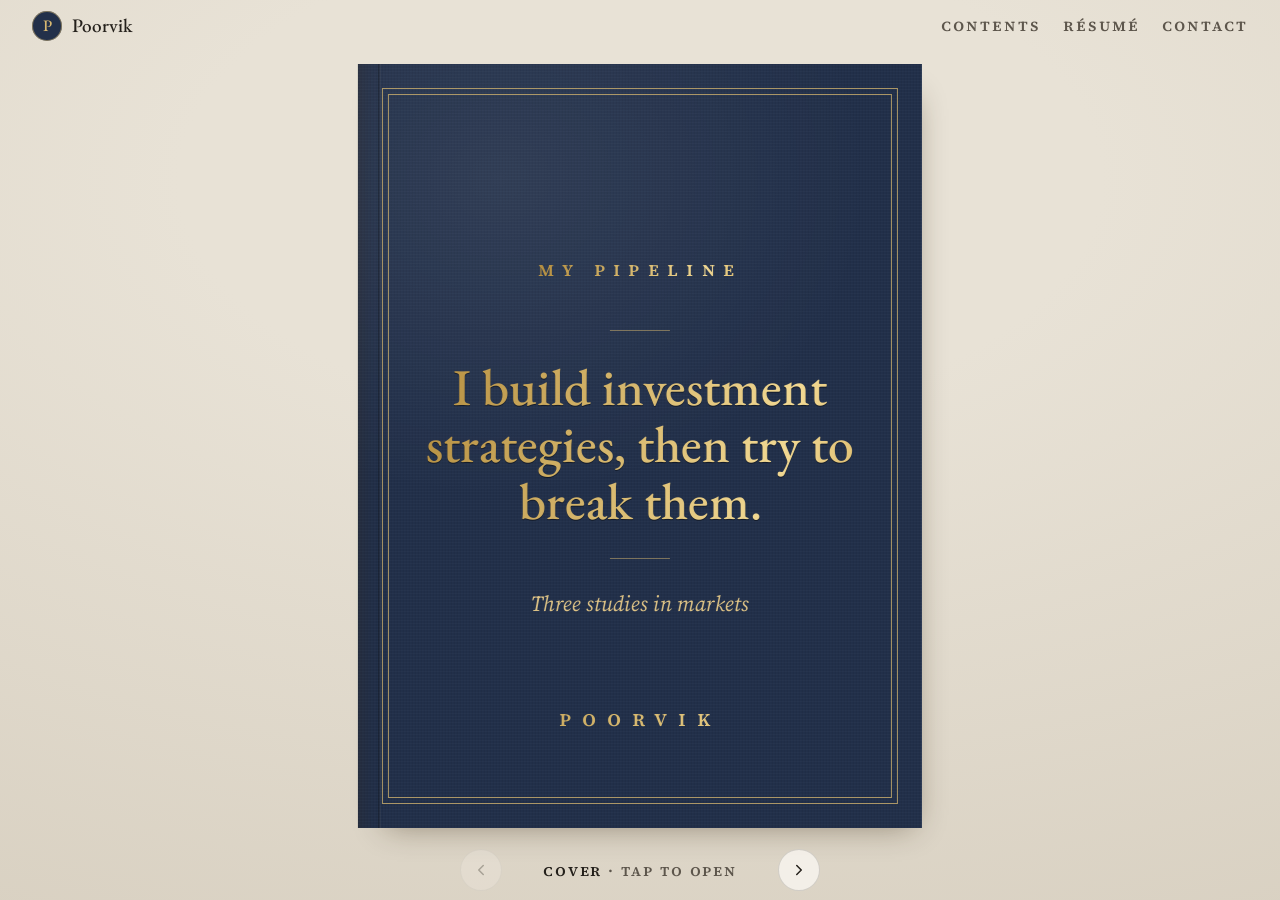
<file: index.html>
<!DOCTYPE html>
<html lang="en">
<head>
  <meta charset="utf-8">
  <meta name="viewport" content="width=device-width, initial-scale=1, viewport-fit=cover">
  <title>Poorvik | My Pipeline: Quantitative Finance Portfolio</title>
  <meta name="description" content="Poorvik designs and backtests systematic investment strategies in Python, with an emphasis on honest out-of-sample testing.">

  <!-- Link preview for LinkedIn, Slack, iMessage etc. -->
  <meta property="og:type" content="website">
  <meta property="og:title" content="Poorvik | Quantitative Finance Portfolio">
  <meta property="og:description" content="I build investment strategies, then try to break them.">
  <meta property="og:url" content="https://poorvikmp.github.io/">
  <meta property="og:image" content="https://poorvikmp.github.io/images/og-image.png">
  <meta name="twitter:card" content="summary_large_image">

  <link rel="icon" href="favicon.svg" type="image/svg+xml">
  <link rel="preconnect" href="https://fonts.googleapis.com">
  <link rel="preconnect" href="https://fonts.gstatic.com" crossorigin>
  <link href="https://fonts.googleapis.com/css2?family=EB+Garamond:ital,wght@0,400..600;1,400..600&family=Inter:wght@400;500;600&family=Source+Serif+4:ital,opsz,wght@0,8..60,400..600;1,8..60,400..600&display=swap" rel="stylesheet">
  <link rel="stylesheet" href="style.css">
  <script src="site.js"></script>
</head>
<body class="home">
  <a class="skip" href="#contents">Skip to the contents</a>

  <!-- Top bar: the same links as the book's contents page -->
  <header class="bookbar">
    <a class="brand" href="#cover"><span class="mark">P</span>Poorvik</a>
    <nav aria-label="Book">
      <ul>
        <li><a href="#contents">Contents</a></li>
        <li class="hide-sm"><a href="resume.pdf" target="_blank" rel="noopener">Résumé</a></li>
        <li><a href="#correspondence">Contact</a></li>
      </ul>
    </nav>
  </header>

  <!--
    THE BOOK. Each <section class="page"> is one page, in reading order.
    book.js binds them into a book you can flip through.
    - data-title: what the label under the book says on that page
    - data-head:  the small running head at the top of the page
    - data-plain: no running head or page number (covers)
    Page numbers, and the numbers in the contents, are filled in automatically.
  -->
  <main class="book" id="book" data-book aria-label="Portfolio, as a book">

    <!-- Cover -->
    <section class="page cloth cover" id="cover" data-title="Cover" data-plain>
      <p class="cover-kicker foil">My Pipeline</p>
      <div class="cover-rule"></div>
      <h1 class="foil">I build investment strategies, then try to break them.</h1>
      <div class="cover-rule"></div>
      <p class="cover-sub">Three studies in markets</p>
      <p class="cover-author foil">Poorvik</p>
    </section>

    <!-- 1 · Preface -->
    <section class="page" id="preface" data-alias="about" data-title="Preface" data-head="Preface">
      <h2 class="page-title">Preface</h2>
      <p class="dropcap">I'm Poorvik. I design and backtest systematic portfolio strategies, and I care more about whether a result holds up out of sample than whether it looks good.</p>
      <!-- EDIT: add a sentence about your school, degree or current role -->
      <p>Each chapter in this book is one study: the question, how I tested it, and what held up when I checked it on data I never tuned on. The failures are in there too, because they explain the results.</p>
      <p>I work mostly in Python, and I'm looking for roles in quantitative research, portfolio analytics and investment strategy.</p>
      <div class="links-line">
        <a href="resume.pdf" target="_blank" rel="noopener">Résumé</a>
        <a href="https://github.com/poorvikmp">GitHub</a>
        <a href="https://www.linkedin.com/in/poorvik-mandya-prakashbabu-7b957521b/">LinkedIn</a>
        <a href="mailto:poorvikmp17@gmail.com">Email</a>
      </div>
      <p class="signature">Poorvik</p>
    </section>

    <!-- 2 · Contents -->
    <section class="page" id="contents" data-alias="work" data-title="Contents" data-head="Contents">
      <h2 class="page-title">Contents</h2>
      <ol class="toc-list">
        <li><a href="#preface"><span class="t">Preface</span><span class="dots"></span><span class="pg"></span></a></li>
        <li class="group">The studies</li>
        <li><a href="#chapter-1"><span class="n">1</span><span class="t">Regime-Based Tactical Allocation<em>Can macro signals improve a 60/40 portfolio?</em></span><span class="dots"></span><span class="pg"></span></a></li>
        <li><a href="#chapter-2"><span class="n">2</span><span class="t">Cross-Asset Correlation Regime Decomposition Study<em>When does the stock-bond hedge fail?</em></span><span class="dots"></span><span class="pg"></span></a></li>
        <li><a href="#chapter-3"><span class="n">3</span><span class="t">Anatomy of a Bubble: AI vs <span class="nowrap">Dot-Com</span> vs Housing<em>Is the AI boom a bubble, and what can you do about it?</em></span><span class="dots"></span><span class="pg"></span></a></li>
        <li class="group">About the author</li>
        <li><a href="#how-i-work"><span class="t">How I work</span><span class="dots"></span><span class="pg"></span></a></li>
        <li><a href="#toolkit"><span class="t">Toolkit</span><span class="dots"></span><span class="pg"></span></a></li>
        <li><a href="#correspondence"><span class="t">Let's talk</span><span class="dots"></span><span class="pg"></span></a></li>
      </ol>
    </section>

    <!-- Chapter 1: opening page -->
    <section class="page opener" id="chapter-1" data-title="Chapter 1">
      <p class="ch-mark"><span>Chapter</span><b>1</b></p>
      <h2 class="ch-title"><a href="regime-allocation.html">Regime-Based Tactical Allocation</a></h2>
      <p class="ch-dek">Can inflation, yield-curve and VIX signals improve a 60/40 portfolio? I backtested 26 years of data, tuned only on 2000–2014, and stress-tested the result until I knew where the edge really came from.</p>
      <div class="ch-stats">
        <div><b>0.72</b><span>Test Sharpe vs 0.70</span></div>
        <div><b>93%</b><span>of random signals beaten</span></div>
        <div><b>26 yrs</b><span>backtested, after costs</span></div>
      </div>
      <ul class="tags"><li>Python</li><li>pandas</li><li>Backtesting</li><li>Macro</li></ul>
    </section>

    <!-- Chapter 1: facing page with the chart -->
    <section class="page plate" id="chapter-1-plate" data-title="Chapter 1" data-head="Regime-Based Tactical Allocation">
      <figure>
        <div class="chart" data-growth-chart data-mini></div>
        <figcaption>Growth of $1 after costs, 2000–2026.</figcaption>
      </figure>
      <p class="finding"><b>The finding.</b> Version 2 edged out 60/40 in a test period I never tuned on, with the same drawdown. But most of that edge came from owning about 5% more stocks, not from reading the regime.</p>
      <a class="read" href="regime-allocation.html">Read chapter 1</a>
    </section>

    <!-- Chapter 2: opening page -->
    <section class="page opener" id="chapter-2" data-title="Chapter 2">
      <p class="ch-mark"><span>Chapter</span><b>2</b></p>
      <h2 class="ch-title"><a href="cross-asset-events.html">Cross-Asset Correlation Regime Decomposition Study</a></h2>
      <p class="ch-dek">When does the stock-bond hedge fail? I measured how stocks, bonds and commodities move on 20 years of CPI releases and Fed decisions, used jobs-report days as a control, and tested whether you can trade it.</p>
      <div class="ch-stats">
        <div><b>+0.55</b><span>stock-bond corr. on CPI days</span></div>
        <div><b>≈ 4×</b><span>60/40's return on event days</span></div>
        <div><b>658</b><span>CPI, Fed and jobs days</span></div>
      </div>
      <ul class="tags"><li>Python</li><li>statsmodels</li><li>Event study</li><li>Macro</li></ul>
    </section>

    <!-- Chapter 2: facing page with the chart -->
    <section class="page plate" id="chapter-2-plate" data-title="Chapter 2" data-head="Cross-Asset Correlation Study">
      <figure>
        <div class="chart-legend">
          <span><i class="sw s-infl"></i>Move together (inflation regime)</span>
          <span><i class="sw s-growth"></i>Bonds hedge stocks</span>
        </div>
        <div class="chart" data-corr-chart data-mini></div>
        <figcaption>Rolling 3-month stock-bond correlation (SPY vs IEF), 2006–2026.</figcaption>
      </figure>
      <p class="finding"><b>The finding.</b> On CPI and Fed days in an inflation regime, stocks and bonds fall together. Stepping aside for those days doesn't pay, because they also carry the highest returns.</p>
      <a class="read" href="cross-asset-events.html">Read chapter 2</a>
    </section>

    <!-- Chapter 3: opening page -->
    <section class="page opener" id="chapter-3" data-title="Chapter 3">
      <p class="ch-mark"><span>Chapter</span><b>3</b></p>
      <h2 class="ch-title"><a href="ai-bubble.html">Anatomy of a Bubble: AI vs <span class="nowrap">Dot-Com</span> vs Housing</a></h2>
      <p class="ch-dek">Is the AI boom a bubble? I measured it against the dot-com and housing bubbles with the same yardsticks, tested an early-warning signal on every US industry since 1926, and priced what protection costs a retail investor.</p>
      <div class="ch-stats">
        <div><b>44%</b><span>of the US market is tech (43% in 2000)</span></div>
        <div><b>70%</b><span>of the AI-era gain from earnings</span></div>
        <div><b>69</b><span>industry run-ups since 1926</span></div>
      </div>
      <ul class="tags"><li>Python</li><li>pandas</li><li>Market history</li><li>Risk</li></ul>
    </section>

    <!-- Chapter 3: facing page with the chart -->
    <section class="page plate" id="chapter-3-plate" data-title="Chapter 3" data-head="Anatomy of a Bubble">
      <figure>
        <div class="chart-legend">
          <span><i class="sw s-dotcom"></i>Dot-com</span>
          <span><i class="sw s-housing"></i>Housing</span>
          <span><i class="sw s-ai"></i>AI</span>
        </div>
        <div class="chart" data-race-chart data-mini></div>
        <figcaption>Growth of $1 in each boom's leader stocks, by years since it began (log scale).</figcaption>
      </figure>
      <p class="finding"><b>The finding.</b> AI is an expensive, very concentrated boom with real earnings under it. Run-ups with 3–4 red flags crashed 80% of the time after 1990; chips show 2 of 4 today.</p>
      <a class="read" href="ai-bubble.html">Read chapter 3</a>
    </section>

    <!-- How I work -->
    <section class="page" id="how-i-work" data-title="How I work" data-head="About the author">
      <h2 class="page-title">How I work</h2>
      <p>I'm drawn to the question underneath every backtest: is this result real, or did I just find a pattern in noise? Three rules keep me honest.</p>
      <ol class="principles-list">
        <li><div><strong>Tune on one period, judge on another.</strong><span>The test data stays untouched until the end.</span></div></li>
        <li><div><strong>Beat the simple alternative.</strong><span>A strategy has to beat what you could do with no signals at all.</span></div></li>
        <li><div><strong>Report what didn't work.</strong><span>The failures explain the result as much as the wins.</span></div></li>
      </ol>
    </section>

    <!-- Toolkit -->
    <section class="page toolkit" id="toolkit" data-alias="skills" data-title="Toolkit" data-head="About the author">
      <h2 class="page-title">Toolkit</h2>
      <h3>Research methods</h3>
      <ul>
        <li>Train / test splits and out-of-sample checks</li>
        <li>Permutation ("luck") tests</li>
        <li>Robustness and sensitivity analysis</li>
        <li>Event studies and regressions with robust t-stats</li>
      </ul>
      <h3>Markets</h3>
      <ul>
        <li>Tactical and strategic asset allocation</li>
        <li>Macro signals and event risk: CPI, FOMC, VIX</li>
        <li>Valuation and bubble diagnostics: CAPE, concentration</li>
        <li>Sharpe, drawdown, 60/40 and risk-parity benchmarks</li>
      </ul>
      <h3>Tools</h3>
      <ul>
        <li>Python: pandas, NumPy, statsmodels</li>
        <li>Matplotlib, Jupyter, Git and GitHub</li>
      </ul>
    </section>

    <!-- Let's talk -->
    <section class="page letter" id="correspondence" data-alias="contact" data-title="Let's talk" data-head="Correspondence">
      <h2 class="page-title">Let's talk</h2>
      <p>I'm open to roles in quantitative research, portfolio analytics and investing. Email is the quickest way to reach me, at <a href="mailto:poorvikmp17@gmail.com">poorvikmp17@gmail.com</a>, and I'm always happy to walk through any of these studies in more detail.</p>
      <div class="btns">
        <a class="btn btn-primary" href="mailto:poorvikmp17@gmail.com">Email me</a>
        <a class="btn btn-ghost" href="https://www.linkedin.com/in/poorvik-mandya-prakashbabu-7b957521b/">LinkedIn</a>
        <a class="btn btn-ghost" href="https://github.com/poorvikmp">GitHub</a>
        <a class="btn btn-ghost" href="resume.pdf" target="_blank" rel="noopener">Résumé</a>
      </div>
      <p class="signature">Thanks for reading.</p>
    </section>

    <!-- Colophon -->
    <section class="page colophon" id="colophon" data-title="Colophon" data-head="Colophon">
      <h2 class="page-title">Colophon</h2>
      <p>This portfolio is set in EB Garamond and Source Serif 4. Every chart is drawn in your browser from the real data behind each study, so in the chapters you can hover over them to read exact values.</p>
      <p>Built by hand in HTML, CSS and a little JavaScript, and published on GitHub Pages.</p>
      <div class="fleuron" aria-hidden="true"><span></span></div>
      <p>© 2026 Poorvik · <a href="#cover">Back to the cover</a></p>
    </section>

    <!-- Back cover -->
    <section class="page cloth back-cover" id="back-cover" data-title="The end" data-plain>
      <div class="monogram foil">P</div>
      <blockquote class="foil">Tune on one period, judge on another.</blockquote>
      <p class="url">poorvikmp.github.io</p>
    </section>
  </main>

  <!-- Buttons under the book -->
  <nav class="book-controls" aria-label="Turn the pages">
    <button class="turn prev" type="button" aria-label="Previous page">
      <svg viewBox="0 0 24 24" fill="none" stroke="currentColor" stroke-width="2" stroke-linecap="round" stroke-linejoin="round" aria-hidden="true"><polyline points="15 18 9 12 15 6"/></svg>
    </button>
    <p class="where" aria-live="polite"></p>
    <button class="turn next" type="button" aria-label="Next page">
      <svg viewBox="0 0 24 24" fill="none" stroke="currentColor" stroke-width="2" stroke-linecap="round" stroke-linejoin="round" aria-hidden="true"><polyline points="9 18 15 12 9 6"/></svg>
    </button>
  </nav>

  <script src="book.js"></script>
  <script src="growth-data.js"></script>
  <script src="chart.js"></script>
  <script src="corr-data.js"></script>
  <script src="corr-chart.js"></script>
  <script src="race-data.js"></script>
  <script src="race-chart.js"></script>
</body>
</html>
</file>
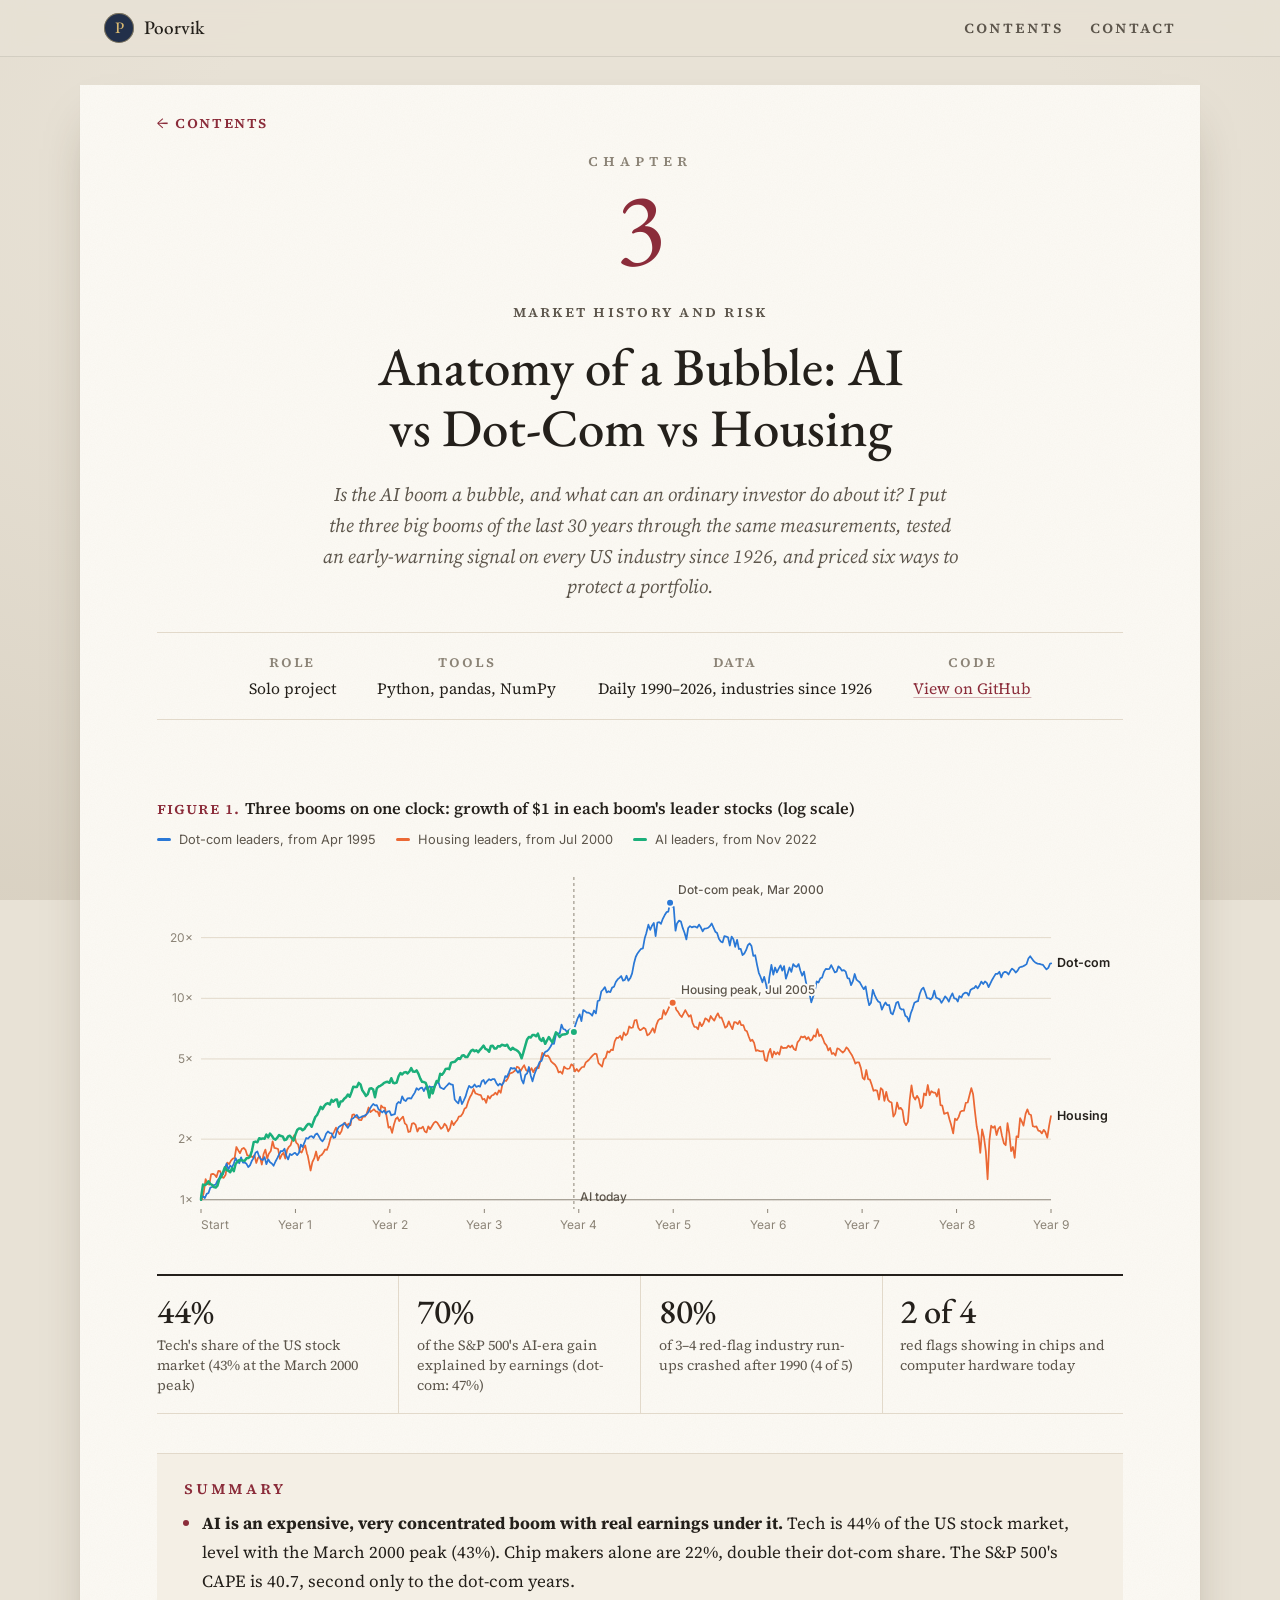
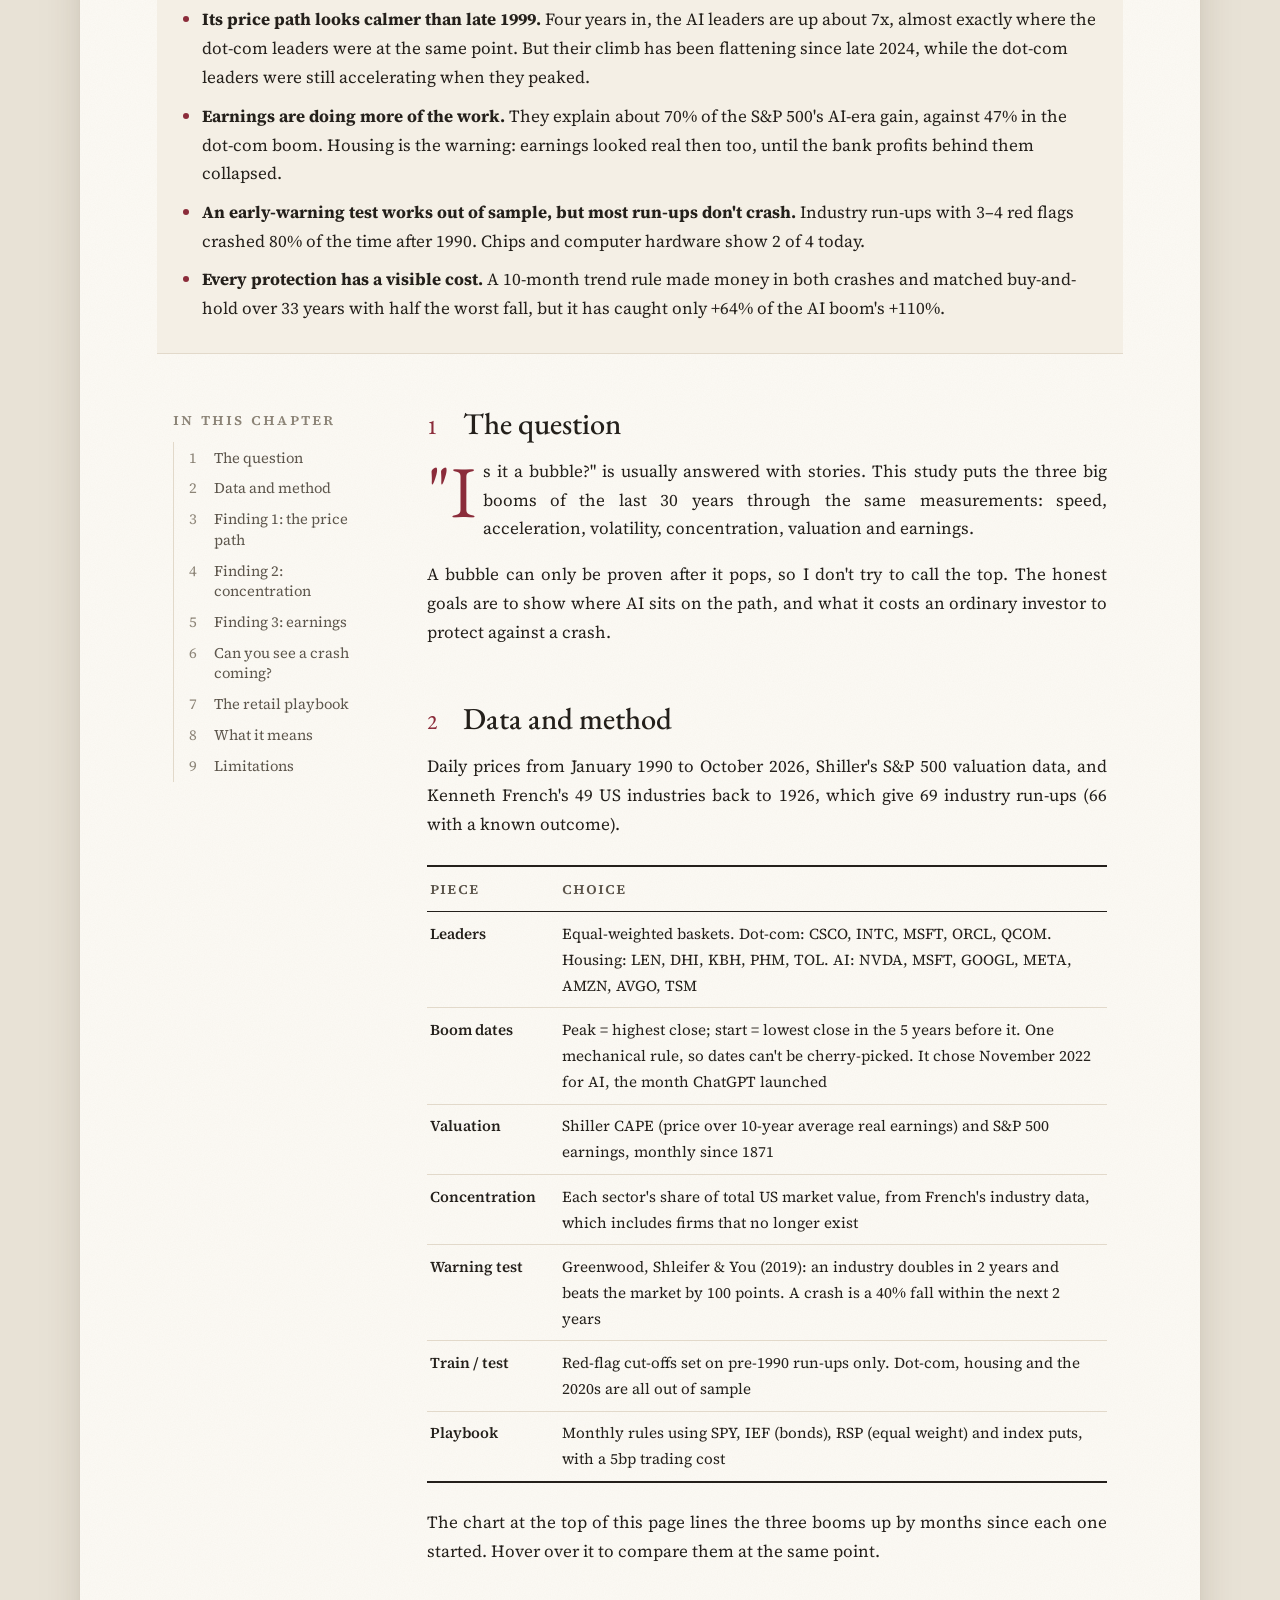
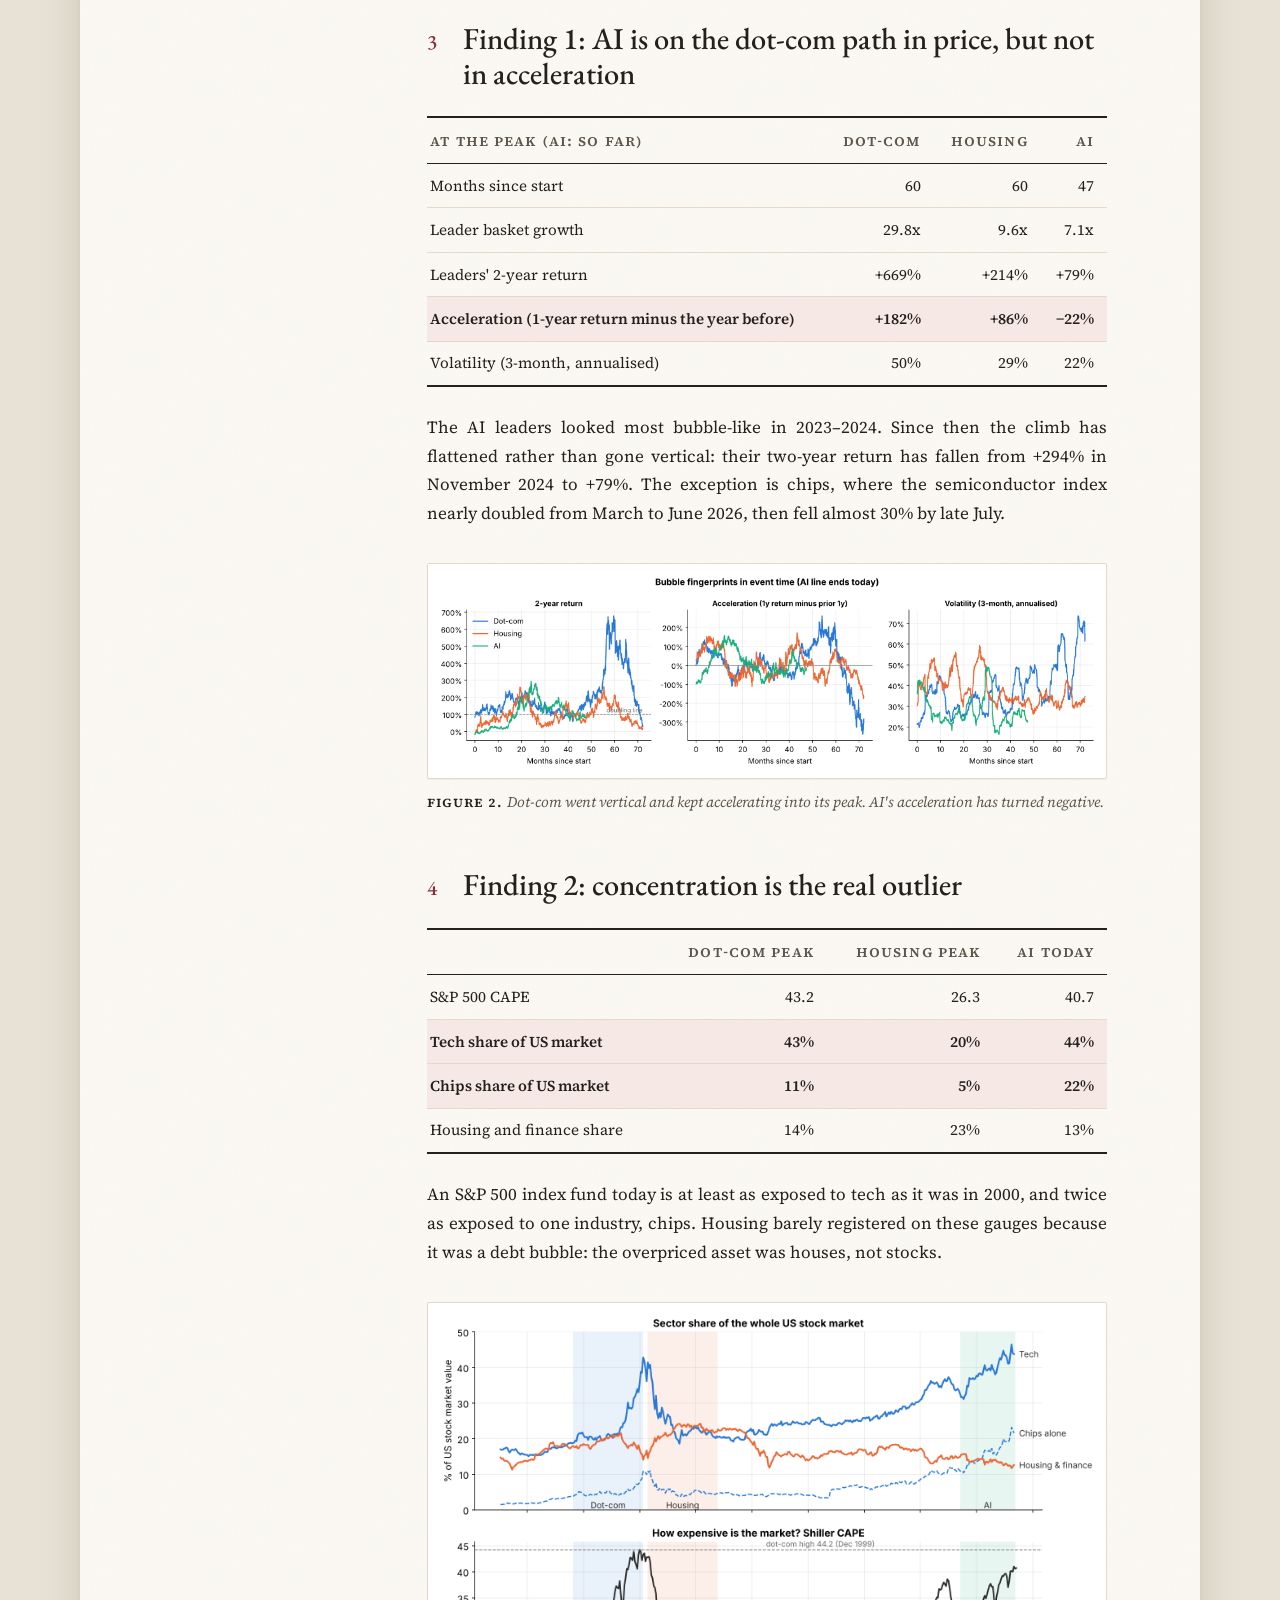
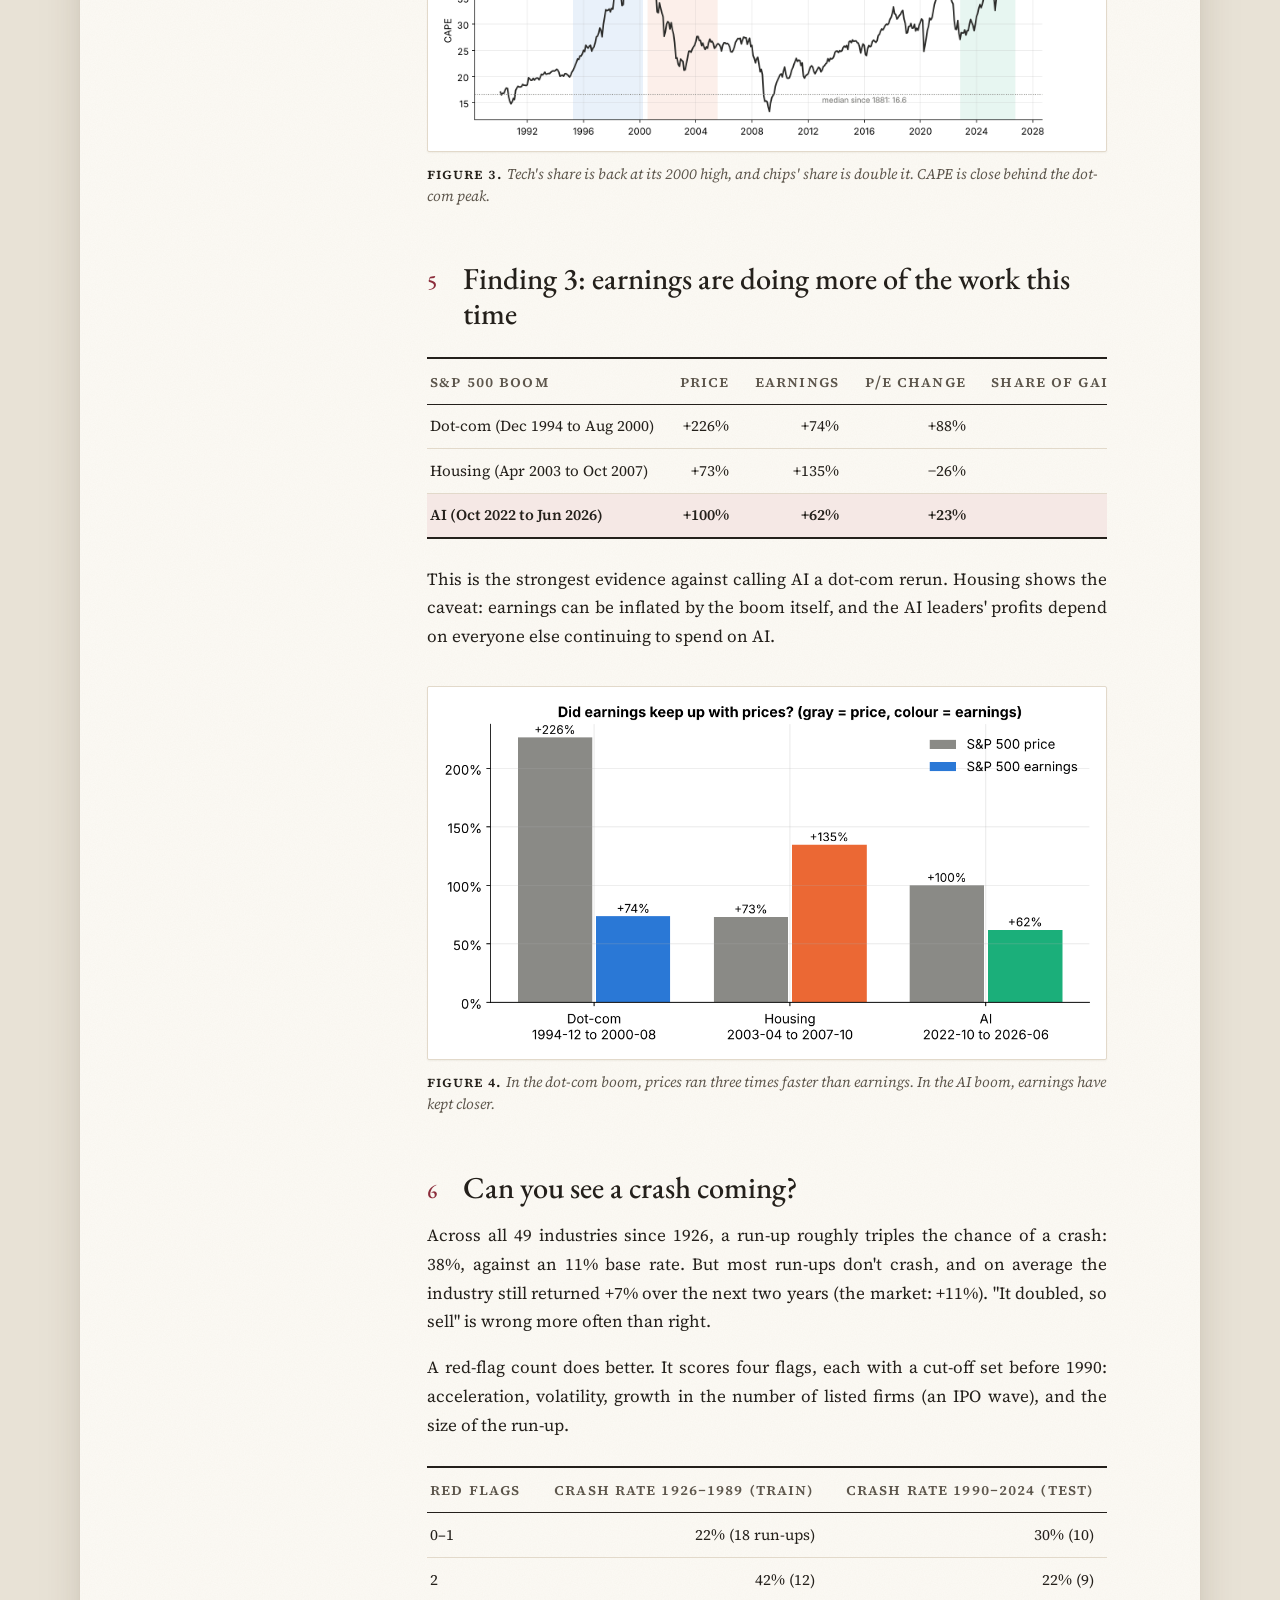
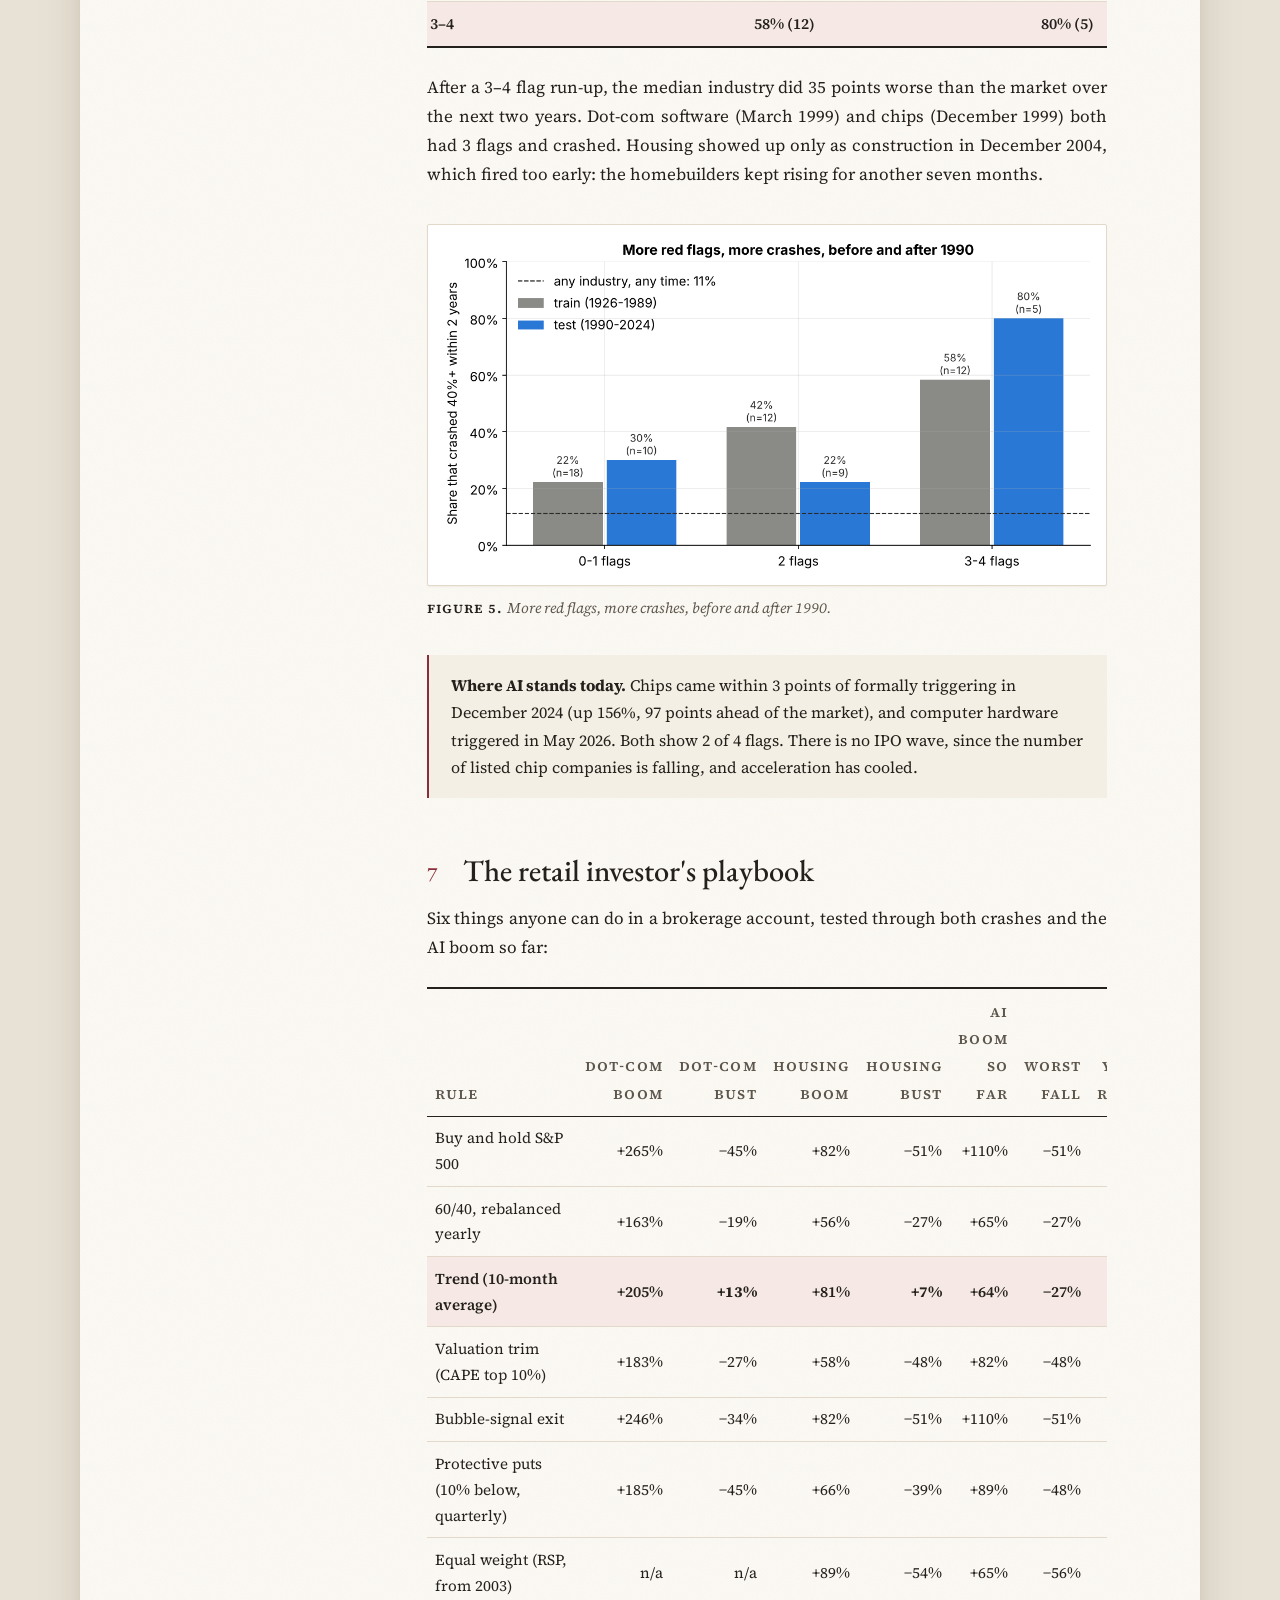
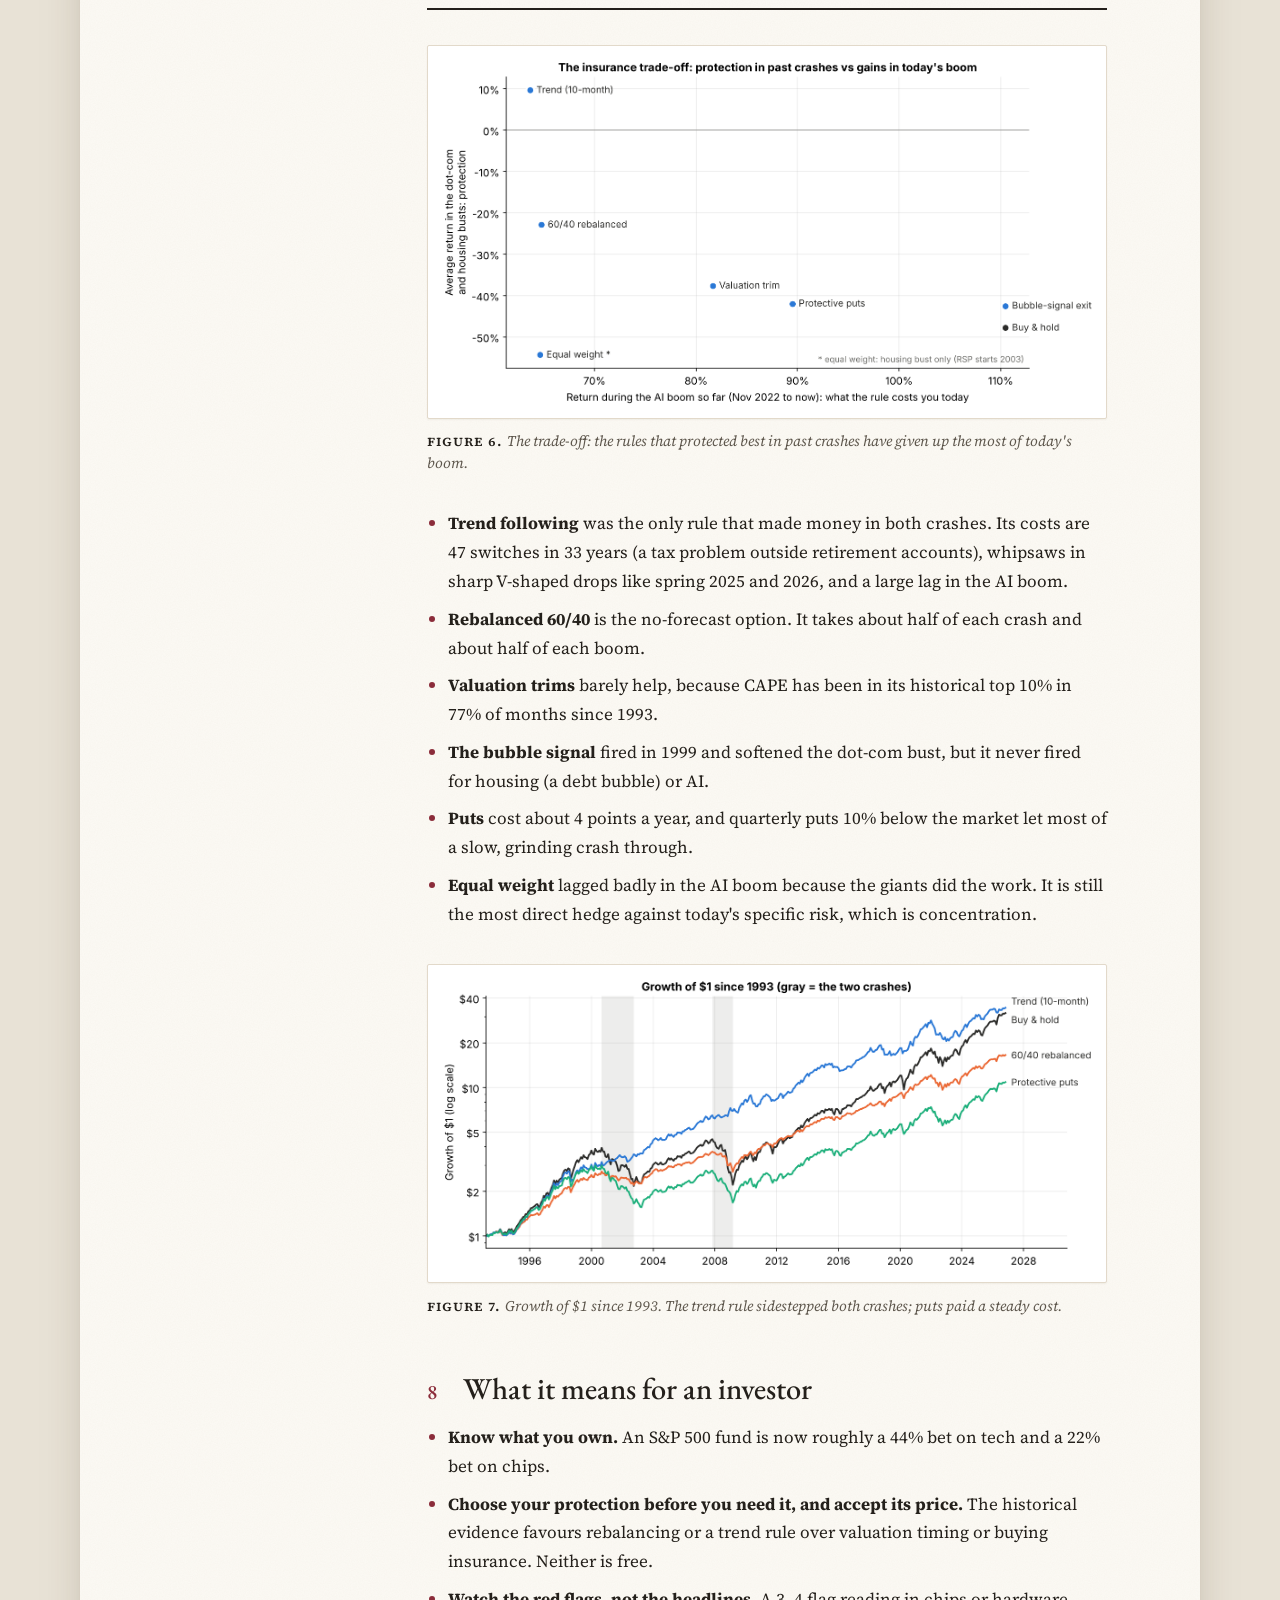
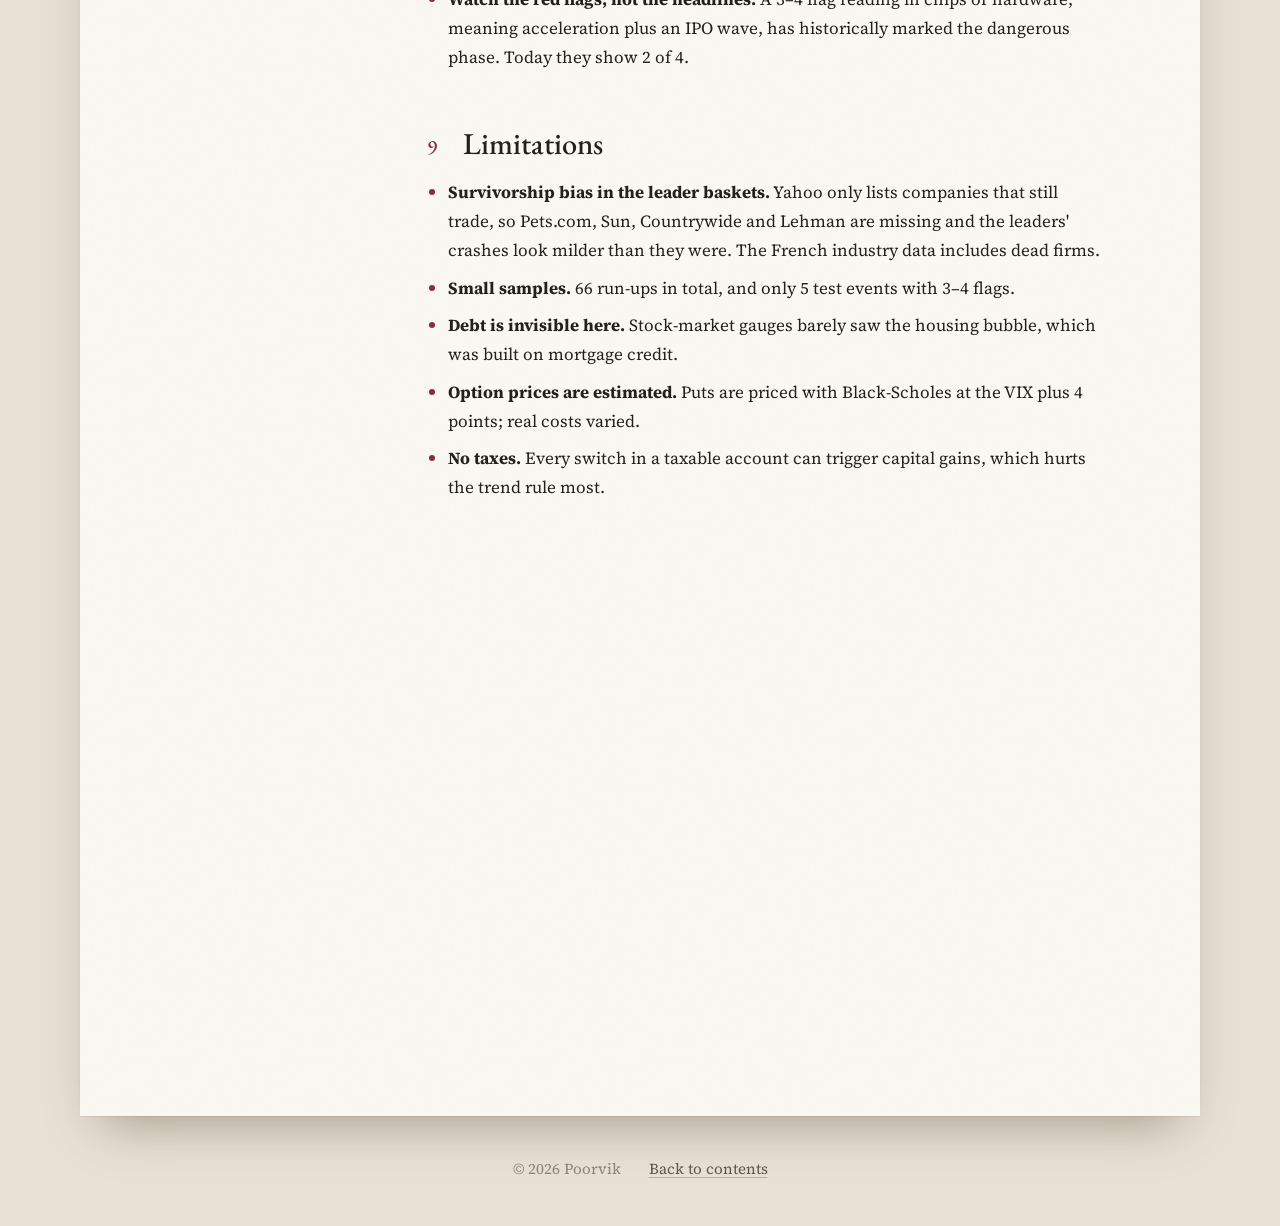
<file: ai-bubble.html>
<!DOCTYPE html>
<html lang="en">
<head>
  <meta charset="utf-8">
  <meta name="viewport" content="width=device-width, initial-scale=1">
  <title>Anatomy of a Bubble: AI vs Dot-Com vs Housing | Poorvik</title>
  <meta name="description" content="Is the AI boom a bubble, and what can an ordinary investor do about it? Three booms measured with the same yardsticks, an early-warning test on 100 years of industry data, and a retail protection playbook.">

  <!-- Link preview for LinkedIn, Slack, iMessage etc. -->
  <meta property="og:type" content="article">
  <meta property="og:title" content="Anatomy of a Bubble: AI vs Dot-Com vs Housing | Poorvik">
  <meta property="og:description" content="Is the AI boom a bubble? Three booms on the same yardsticks, an early-warning test since 1926, and what protection really costs.">
  <meta property="og:url" content="https://poorvikmp.github.io/ai-bubble.html">
  <meta property="og:image" content="https://poorvikmp.github.io/images/og-image.png">
  <meta name="twitter:card" content="summary_large_image">

  <link rel="icon" href="favicon.svg" type="image/svg+xml">
  <link rel="preconnect" href="https://fonts.googleapis.com">
  <link rel="preconnect" href="https://fonts.gstatic.com" crossorigin>
  <link href="https://fonts.googleapis.com/css2?family=EB+Garamond:ital,wght@0,400..600;1,400..600&family=Inter:wght@400;500;600&family=Source+Serif+4:ital,opsz,wght@0,8..60,400..600;1,8..60,400..600&display=swap" rel="stylesheet">
  <link rel="stylesheet" href="style.css">
  <script src="site.js"></script>
</head>
<body class="chapter">
  <a class="skip" href="#main">Skip to content</a>

  <header class="nav">
    <div class="wrap">
      <a class="brand" href="index.html#cover"><span class="mark">P</span>Poorvik</a>
      <nav aria-label="Main">
        <ul>
          <li><a href="index.html#contents">Contents</a></li>
          <li><a href="index.html#correspondence">Contact</a></li>
        </ul>
      </nav>
    </div>
  </header>

  <main id="main" class="wrap">

    <div class="case-head">
      <a class="back" href="index.html#contents">← Contents</a>
      <p class="chapter-mark"><span>Chapter</span>3</p>
      <p class="eyebrow">Market history and risk</p>
      <h1>Anatomy of a Bubble: AI vs <span class="nowrap">Dot-Com</span> vs Housing</h1>
      <p class="lede">Is the AI boom a bubble, and what can an ordinary investor do about it? I put the three big booms of the last 30 years through the same measurements, tested an early-warning signal on every US industry since 1926, and priced six ways to protect a portfolio.</p>
      <dl class="meta">
        <div><dt>Role</dt><dd>Solo project</dd></div>
        <div><dt>Tools</dt><dd>Python, pandas, NumPy</dd></div>
        <div><dt>Data</dt><dd>Daily 1990–2026, industries since 1926</dd></div>
        <!-- EDIT: create this repo on GitHub so the link works -->
        <div><dt>Code</dt><dd><a href="https://github.com/poorvikmp/ai-bubble">View on GitHub</a></dd></div>
      </dl>
    </div>

    <!-- Interactive chart: hover (or tap) to compare the three booms at the same point -->
    <div class="hero-chart panel">
      <h2>Three booms on one clock: growth of $1 in each boom's leader stocks (log scale)</h2>
      <div class="chart-legend">
        <span><i class="sw s-dotcom"></i>Dot-com leaders, from Apr 1995</span>
        <span><i class="sw s-housing"></i>Housing leaders, from Jul 2000</span>
        <span><i class="sw s-ai"></i>AI leaders, from Nov 2022</span>
      </div>
      <div class="chart" data-race-chart></div>
    </div>

    <div class="stats">
      <div class="stat"><div class="num">44%</div><div class="label">Tech's share of the US stock market (43% at the March 2000 peak)</div></div>
      <div class="stat"><div class="num">70%</div><div class="label">of the S&amp;P 500's AI-era gain explained by earnings (dot-com: 47%)</div></div>
      <div class="stat"><div class="num">80%</div><div class="label">of 3–4 red-flag industry run-ups crashed after 1990 (4 of 5)</div></div>
      <div class="stat"><div class="num">2 of 4</div><div class="label">red flags showing in chips and computer hardware today</div></div>
    </div>

    <div class="tldr panel">
      <h2>Summary</h2>
      <ul>
        <li><strong>AI is an expensive, very concentrated boom with real earnings under it.</strong> Tech is 44% of the US stock market, level with the March 2000 peak (43%). Chip makers alone are 22%, double their dot-com share. The S&amp;P 500's CAPE is 40.7, second only to the dot-com years.</li>
        <li><strong>Its price path looks calmer than late 1999.</strong> Four years in, the AI leaders are up about 7x, almost exactly where the dot-com leaders were at the same point. But their climb has been flattening since late 2024, while the dot-com leaders were still accelerating when they peaked.</li>
        <li><strong>Earnings are doing more of the work.</strong> They explain about 70% of the S&amp;P 500's AI-era gain, against 47% in the dot-com boom. Housing is the warning: earnings looked real then too, until the bank profits behind them collapsed.</li>
        <li><strong>An early-warning test works out of sample, but most run-ups don't crash.</strong> Industry run-ups with 3–4 red flags crashed 80% of the time after 1990. Chips and computer hardware show 2 of 4 today.</li>
        <li><strong>Every protection has a visible cost.</strong> A 10-month trend rule made money in both crashes and matched buy-and-hold over 33 years with half the worst fall, but it has caught only +64% of the AI boom's +110%.</li>
      </ul>
    </div>

    <div class="case-body">
      <aside class="toc" aria-label="In this chapter">
        <p>In this chapter</p>
        <ol>
          <li><a href="#question">The question</a></li>
          <li><a href="#method">Data and method</a></li>
          <li><a href="#f1">Finding 1: the price path</a></li>
          <li><a href="#f2">Finding 2: concentration</a></li>
          <li><a href="#f3">Finding 3: earnings</a></li>
          <li><a href="#warning">Can you see a crash coming?</a></li>
          <li><a href="#playbook">The retail playbook</a></li>
          <li><a href="#meaning">What it means</a></li>
          <li><a href="#limits">Limitations</a></li>
        </ol>
      </aside>

      <article class="article">

        <h2 id="question">The question</h2>
        <p>"Is it a bubble?" is usually answered with stories. This study puts the three big booms of the last 30 years through the same measurements: speed, acceleration, volatility, concentration, valuation and earnings.</p>
        <p>A bubble can only be proven after it pops, so I don't try to call the top. The honest goals are to show where AI sits on the path, and what it costs an ordinary investor to protect against a crash.</p>

        <h2 id="method">Data and method</h2>
        <p>Daily prices from January 1990 to October 2026, Shiller's S&amp;P 500 valuation data, and Kenneth French's 49 US industries back to 1926, which give 69 industry run-ups (66 with a known outcome).</p>
        <div class="table-scroll">
          <table class="wrap-cells">
            <thead><tr><th>Piece</th><th>Choice</th></tr></thead>
            <tbody>
              <tr><td>Leaders</td><td>Equal-weighted baskets. Dot-com: CSCO, INTC, MSFT, ORCL, QCOM. Housing: LEN, DHI, KBH, PHM, TOL. AI: NVDA, MSFT, GOOGL, META, AMZN, AVGO, TSM</td></tr>
              <tr><td>Boom dates</td><td>Peak = highest close; start = lowest close in the 5 years before it. One mechanical rule, so dates can't be cherry-picked. It chose November 2022 for AI, the month ChatGPT launched</td></tr>
              <tr><td>Valuation</td><td>Shiller CAPE (price over 10-year average real earnings) and S&amp;P 500 earnings, monthly since 1871</td></tr>
              <tr><td>Concentration</td><td>Each sector's share of total US market value, from French's industry data, which includes firms that no longer exist</td></tr>
              <tr><td>Warning test</td><td>Greenwood, Shleifer &amp; You (2019): an industry doubles in 2 years and beats the market by 100 points. A crash is a 40% fall within the next 2 years</td></tr>
              <tr><td>Train / test</td><td>Red-flag cut-offs set on pre-1990 run-ups only. Dot-com, housing and the 2020s are all out of sample</td></tr>
              <tr><td>Playbook</td><td>Monthly rules using SPY, IEF (bonds), RSP (equal weight) and index puts, with a 5bp trading cost</td></tr>
            </tbody>
          </table>
        </div>
        <p>The chart at the top of this page lines the three booms up by months since each one started. Hover over it to compare them at the same point.</p>

        <h2 id="f1">Finding 1: AI is on the dot-com path in price, but not in acceleration</h2>
        <div class="table-scroll">
          <table>
            <thead><tr><th>At the peak (AI: so far)</th><th>Dot-com</th><th>Housing</th><th>AI</th></tr></thead>
            <tbody>
              <tr><td>Months since start</td><td>60</td><td>60</td><td>47</td></tr>
              <tr><td>Leader basket growth</td><td>29.8x</td><td>9.6x</td><td>7.1x</td></tr>
              <tr><td>Leaders' 2-year return</td><td>+669%</td><td>+214%</td><td>+79%</td></tr>
              <tr class="highlight"><td>Acceleration (1-year return minus the year before)</td><td>+182%</td><td>+86%</td><td>−22%</td></tr>
              <tr><td>Volatility (3-month, annualised)</td><td>50%</td><td>29%</td><td>22%</td></tr>
            </tbody>
          </table>
        </div>
        <p>The AI leaders looked most bubble-like in 2023–2024. Since then the climb has flattened rather than gone vertical: their two-year return has fallen from +294% in November 2024 to +79%. The exception is chips, where the semiconductor index nearly doubled from March to June 2026, then fell almost 30% by late July.</p>
        <figure>
          <img src="images/p3_2_fingerprints.png" alt="Three panels comparing the dot-com, housing and AI leaders by months since each boom started: two-year return, acceleration and volatility" loading="lazy">
          <figcaption>Dot-com went vertical and kept accelerating into its peak. AI's acceleration has turned negative.</figcaption>
        </figure>

        <h2 id="f2">Finding 2: concentration is the real outlier</h2>
        <div class="table-scroll">
          <table>
            <thead><tr><th></th><th>Dot-com peak</th><th>Housing peak</th><th>AI today</th></tr></thead>
            <tbody>
              <tr><td>S&amp;P 500 CAPE</td><td>43.2</td><td>26.3</td><td>40.7</td></tr>
              <tr class="highlight"><td>Tech share of US market</td><td>43%</td><td>20%</td><td>44%</td></tr>
              <tr class="highlight"><td>Chips share of US market</td><td>11%</td><td>5%</td><td>22%</td></tr>
              <tr><td>Housing and finance share</td><td>14%</td><td>23%</td><td>13%</td></tr>
            </tbody>
          </table>
        </div>
        <p>An S&amp;P 500 index fund today is at least as exposed to tech as it was in 2000, and twice as exposed to one industry, chips. Housing barely registered on these gauges because it was a debt bubble: the overpriced asset was houses, not stocks.</p>
        <figure>
          <img src="images/p3_3_concentration_valuation.png" alt="Two panels from 1990 to 2026: tech, chips and housing-and-finance shares of the US stock market, and the Shiller CAPE ratio, with the three booms shaded" loading="lazy">
          <figcaption>Tech's share is back at its 2000 high, and chips' share is double it. CAPE is close behind the dot-com peak.</figcaption>
        </figure>

        <h2 id="f3">Finding 3: earnings are doing more of the work this time</h2>
        <div class="table-scroll">
          <table>
            <thead><tr><th>S&amp;P 500 boom</th><th>Price</th><th>Earnings</th><th>P/E change</th><th>Share of gain from earnings</th></tr></thead>
            <tbody>
              <tr><td>Dot-com (Dec 1994 to Aug 2000)</td><td>+226%</td><td>+74%</td><td>+88%</td><td>47%</td></tr>
              <tr><td>Housing (Apr 2003 to Oct 2007)</td><td>+73%</td><td>+135%</td><td>−26%</td><td>156%</td></tr>
              <tr class="highlight"><td>AI (Oct 2022 to Jun 2026)</td><td>+100%</td><td>+62%</td><td>+23%</td><td>70%</td></tr>
            </tbody>
          </table>
        </div>
        <p>This is the strongest evidence against calling AI a dot-com rerun. Housing shows the caveat: earnings can be inflated by the boom itself, and the AI leaders' profits depend on everyone else continuing to spend on AI.</p>
        <figure>
          <img src="images/p3_4_earnings_vs_price.png" alt="Bar chart of S&amp;P 500 price and earnings growth in the dot-com, housing and AI booms" loading="lazy">
          <figcaption>In the dot-com boom, prices ran three times faster than earnings. In the AI boom, earnings have kept closer.</figcaption>
        </figure>

        <h2 id="warning">Can you see a crash coming?</h2>
        <p>Across all 49 industries since 1926, a run-up roughly triples the chance of a crash: 38%, against an 11% base rate. But most run-ups don't crash, and on average the industry still returned +7% over the next two years (the market: +11%). "It doubled, so sell" is wrong more often than right.</p>
        <p>A red-flag count does better. It scores four flags, each with a cut-off set before 1990: acceleration, volatility, growth in the number of listed firms (an IPO wave), and the size of the run-up.</p>
        <div class="table-scroll">
          <table>
            <thead><tr><th>Red flags</th><th>Crash rate 1926–1989 (train)</th><th>Crash rate 1990–2024 (test)</th></tr></thead>
            <tbody>
              <tr><td>0–1</td><td>22% (18 run-ups)</td><td>30% (10)</td></tr>
              <tr><td>2</td><td>42% (12)</td><td>22% (9)</td></tr>
              <tr class="highlight"><td>3–4</td><td>58% (12)</td><td>80% (5)</td></tr>
            </tbody>
          </table>
        </div>
        <p>After a 3–4 flag run-up, the median industry did 35 points worse than the market over the next two years. Dot-com software (March 1999) and chips (December 1999) both had 3 flags and crashed. Housing showed up only as construction in December 2004, which fired too early: the homebuilders kept rising for another seven months.</p>
        <figure>
          <img src="images/p3_5_warning_test.png" alt="Bar chart of the share of industry run-ups that crashed 40% within two years, by number of red flags, for 1926 to 1989 and 1990 to 2024" loading="lazy">
          <figcaption>More red flags, more crashes, before and after 1990.</figcaption>
        </figure>
        <div class="callout">
          <p><strong>Where AI stands today.</strong> Chips came within 3 points of formally triggering in December 2024 (up 156%, 97 points ahead of the market), and computer hardware triggered in May 2026. Both show 2 of 4 flags. There is no IPO wave, since the number of listed chip companies is falling, and acceleration has cooled.</p>
        </div>

        <h2 id="playbook">The retail investor's playbook</h2>
        <p>Six things anyone can do in a brokerage account, tested through both crashes and the AI boom so far:</p>
        <div class="table-scroll">
          <table class="compact">
            <thead><tr><th>Rule</th><th><span class="nowrap">Dot-com</span> boom</th><th><span class="nowrap">Dot-com</span> bust</th><th>Housing boom</th><th>Housing bust</th><th>AI boom so far</th><th>Worst fall</th><th>Yearly return</th></tr></thead>
            <tbody>
              <tr><td>Buy and hold S&amp;P 500</td><td>+265%</td><td>−45%</td><td>+82%</td><td>−51%</td><td>+110%</td><td>−51%</td><td>11%</td></tr>
              <tr><td>60/40, rebalanced yearly</td><td>+163%</td><td>−19%</td><td>+56%</td><td>−27%</td><td>+65%</td><td>−27%</td><td>9%</td></tr>
              <tr class="highlight"><td>Trend (10-month average)</td><td>+205%</td><td><strong>+13%</strong></td><td>+81%</td><td><strong>+7%</strong></td><td>+64%</td><td>−27%</td><td>11%</td></tr>
              <tr><td>Valuation trim (CAPE top 10%)</td><td>+183%</td><td>−27%</td><td>+58%</td><td>−48%</td><td>+82%</td><td>−48%</td><td>10%</td></tr>
              <tr><td>Bubble-signal exit</td><td>+246%</td><td>−34%</td><td>+82%</td><td>−51%</td><td>+110%</td><td>−51%</td><td>11%</td></tr>
              <tr><td>Protective puts (10% below, quarterly)</td><td>+185%</td><td>−45%</td><td>+66%</td><td>−39%</td><td>+89%</td><td>−48%</td><td>7%</td></tr>
              <tr><td>Equal weight (RSP, from 2003)</td><td>n/a</td><td>n/a</td><td>+89%</td><td>−54%</td><td>+65%</td><td>−56%</td><td>11%</td></tr>
            </tbody>
          </table>
        </div>
        <figure>
          <img src="images/p3_6_playbook_tradeoff.png" alt="Scatter chart of each rule's average return in the two crashes against its return in the AI boom so far" loading="lazy">
          <figcaption>The trade-off: the rules that protected best in past crashes have given up the most of today's boom.</figcaption>
        </figure>
        <ul>
          <li><strong>Trend following</strong> was the only rule that made money in both crashes. Its costs are 47 switches in 33 years (a tax problem outside retirement accounts), whipsaws in sharp V-shaped drops like spring 2025 and 2026, and a large lag in the AI boom.</li>
          <li><strong>Rebalanced 60/40</strong> is the no-forecast option. It takes about half of each crash and about half of each boom.</li>
          <li><strong>Valuation trims</strong> barely help, because CAPE has been in its historical top 10% in 77% of months since 1993.</li>
          <li><strong>The bubble signal</strong> fired in 1999 and softened the dot-com bust, but it never fired for housing (a debt bubble) or AI.</li>
          <li><strong>Puts</strong> cost about 4 points a year, and quarterly puts 10% below the market let most of a slow, grinding crash through.</li>
          <li><strong>Equal weight</strong> lagged badly in the AI boom because the giants did the work. It is still the most direct hedge against today's specific risk, which is concentration.</li>
        </ul>
        <figure>
          <img src="images/p3_7_playbook_growth.png" alt="Growth of $1 since 1993 for trend following, buy and hold, rebalanced 60/40 and protective puts, log scale, with the two crashes shaded" loading="lazy">
          <figcaption>Growth of $1 since 1993. The trend rule sidestepped both crashes; puts paid a steady cost.</figcaption>
        </figure>

        <h2 id="meaning">What it means for an investor</h2>
        <ul>
          <li><strong>Know what you own.</strong> An S&amp;P 500 fund is now roughly a 44% bet on tech and a 22% bet on chips.</li>
          <li><strong>Choose your protection before you need it, and accept its price.</strong> The historical evidence favours rebalancing or a trend rule over valuation timing or buying insurance. Neither is free.</li>
          <li><strong>Watch the red flags, not the headlines.</strong> A 3–4 flag reading in chips or hardware, meaning acceleration plus an IPO wave, has historically marked the dangerous phase. Today they show 2 of 4.</li>
        </ul>

        <h2 id="limits">Limitations</h2>
        <ul>
          <li><strong>Survivorship bias in the leader baskets.</strong> Yahoo only lists companies that still trade, so Pets.com, Sun, Countrywide and Lehman are missing and the leaders' crashes look milder than they were. The French industry data includes dead firms.</li>
          <li><strong>Small samples.</strong> 66 run-ups in total, and only 5 test events with 3–4 flags.</li>
          <li><strong>Debt is invisible here.</strong> Stock-market gauges barely saw the housing bubble, which was built on mortgage credit.</li>
          <li><strong>Option prices are estimated.</strong> Puts are priced with Black-Scholes at the VIX plus 4 points; real costs varied.</li>
          <li><strong>No taxes.</strong> Every switch in a taxable account can trigger capital gains, which hurts the trend rule most.</li>
        </ul>
        <p style="color:var(--muted);font-size:.92rem;margin-top:28px">Data: Yahoo Finance (stocks, indexes and ETFs), Robert Shiller's S&amp;P 500 data (Yale), and the Kenneth French Data Library (49 industry portfolios and market factors).</p>

        <div class="fleuron" aria-hidden="true"><span></span></div>

        <div class="next-project panel">
          <div>
            <h3>Want to see the code?</h3>
            <p>The notebook walks through all ten steps, and every setting is at the top.</p>
          </div>
          <!-- EDIT: create this repo on GitHub so the link works -->
          <a class="btn btn-primary" href="https://github.com/poorvikmp/ai-bubble">View on GitHub</a>
        </div>

        <a class="next-project panel pager" href="cross-asset-events.html">
          <div>
            <p class="eyebrow" style="margin-bottom:6px">← Previous chapter</p>
            <h3>Chapter 2: Cross-Asset Correlation Regime Decomposition Study</h3>
            <p>When does the stock-bond hedge fail, and can you trade it?</p>
          </div>
        </a>

      </article>
    </div>
  </main>

  <footer>
    <div class="wrap">
      <span>© 2026 Poorvik</span>
      <a href="index.html#contents">Back to contents</a>
    </div>
  </footer>

  <script src="race-data.js"></script>
  <script src="race-chart.js"></script>
</body>
</html>
</file>
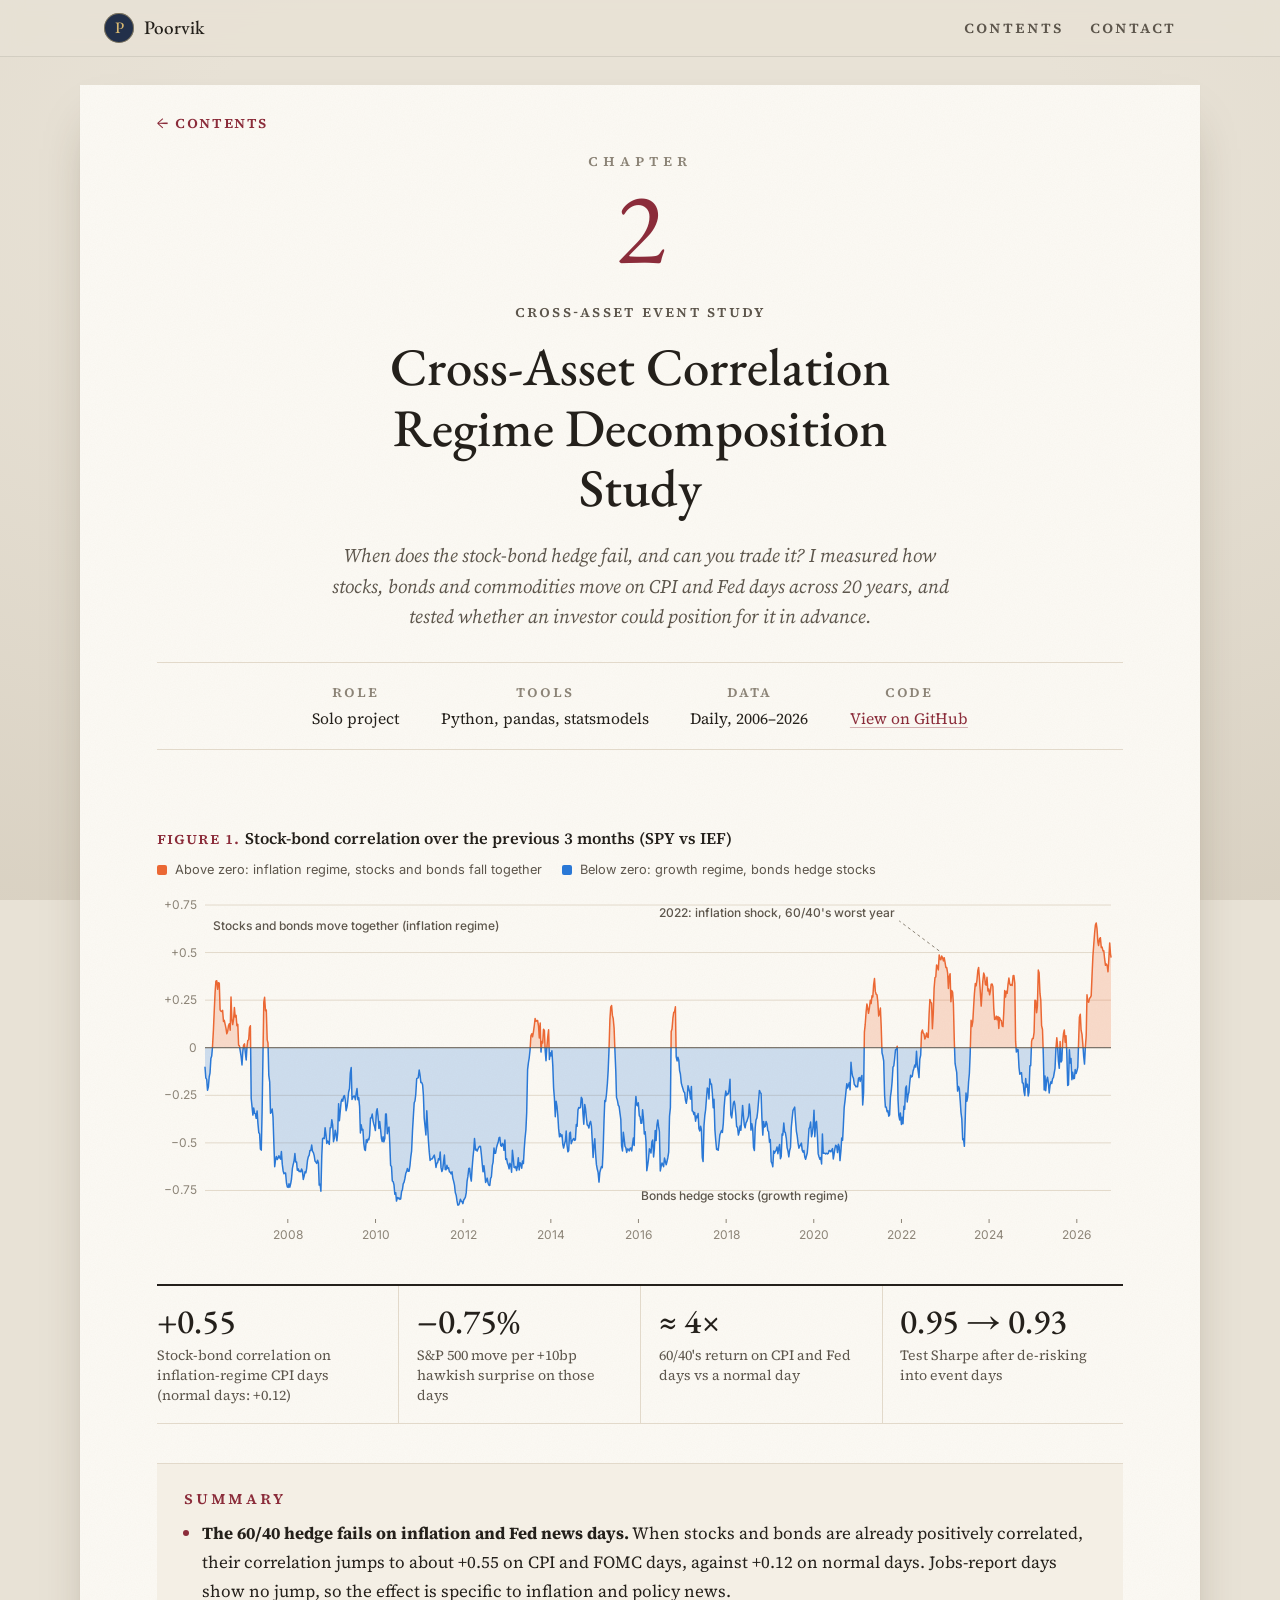
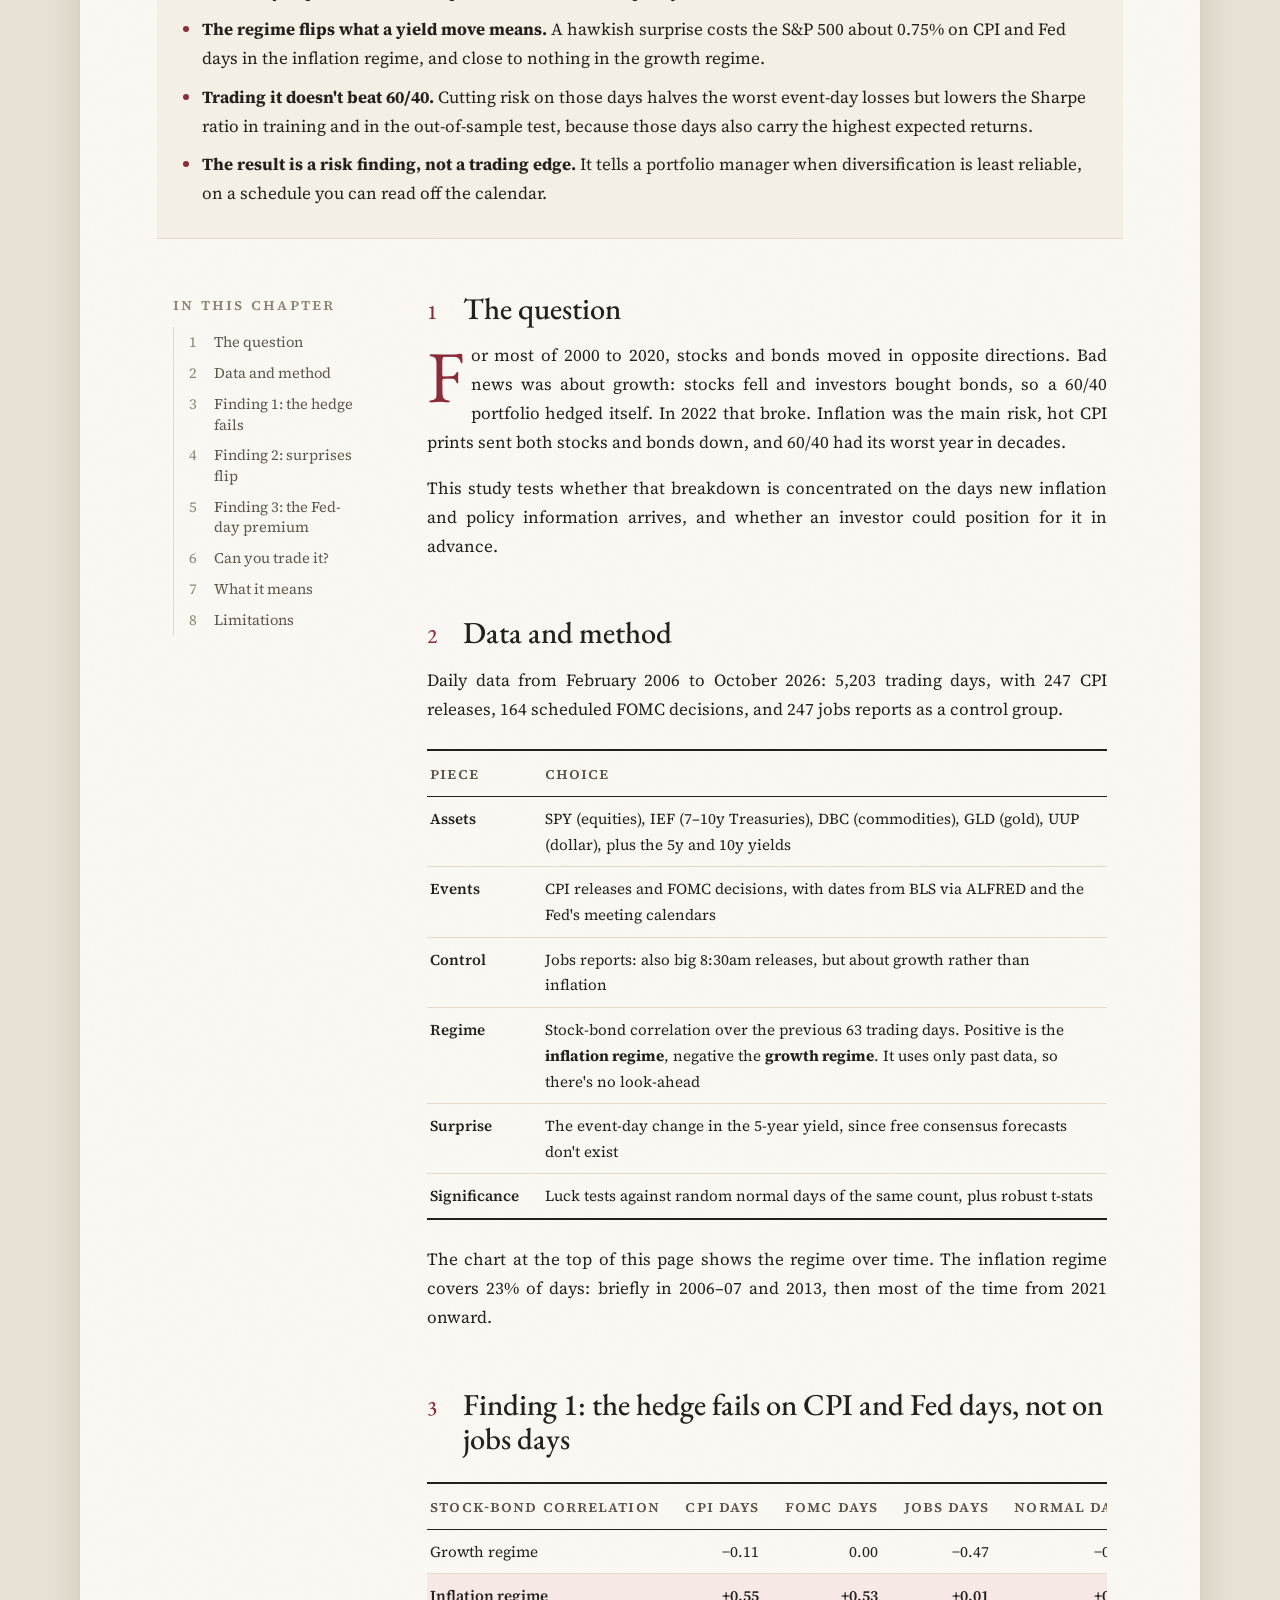
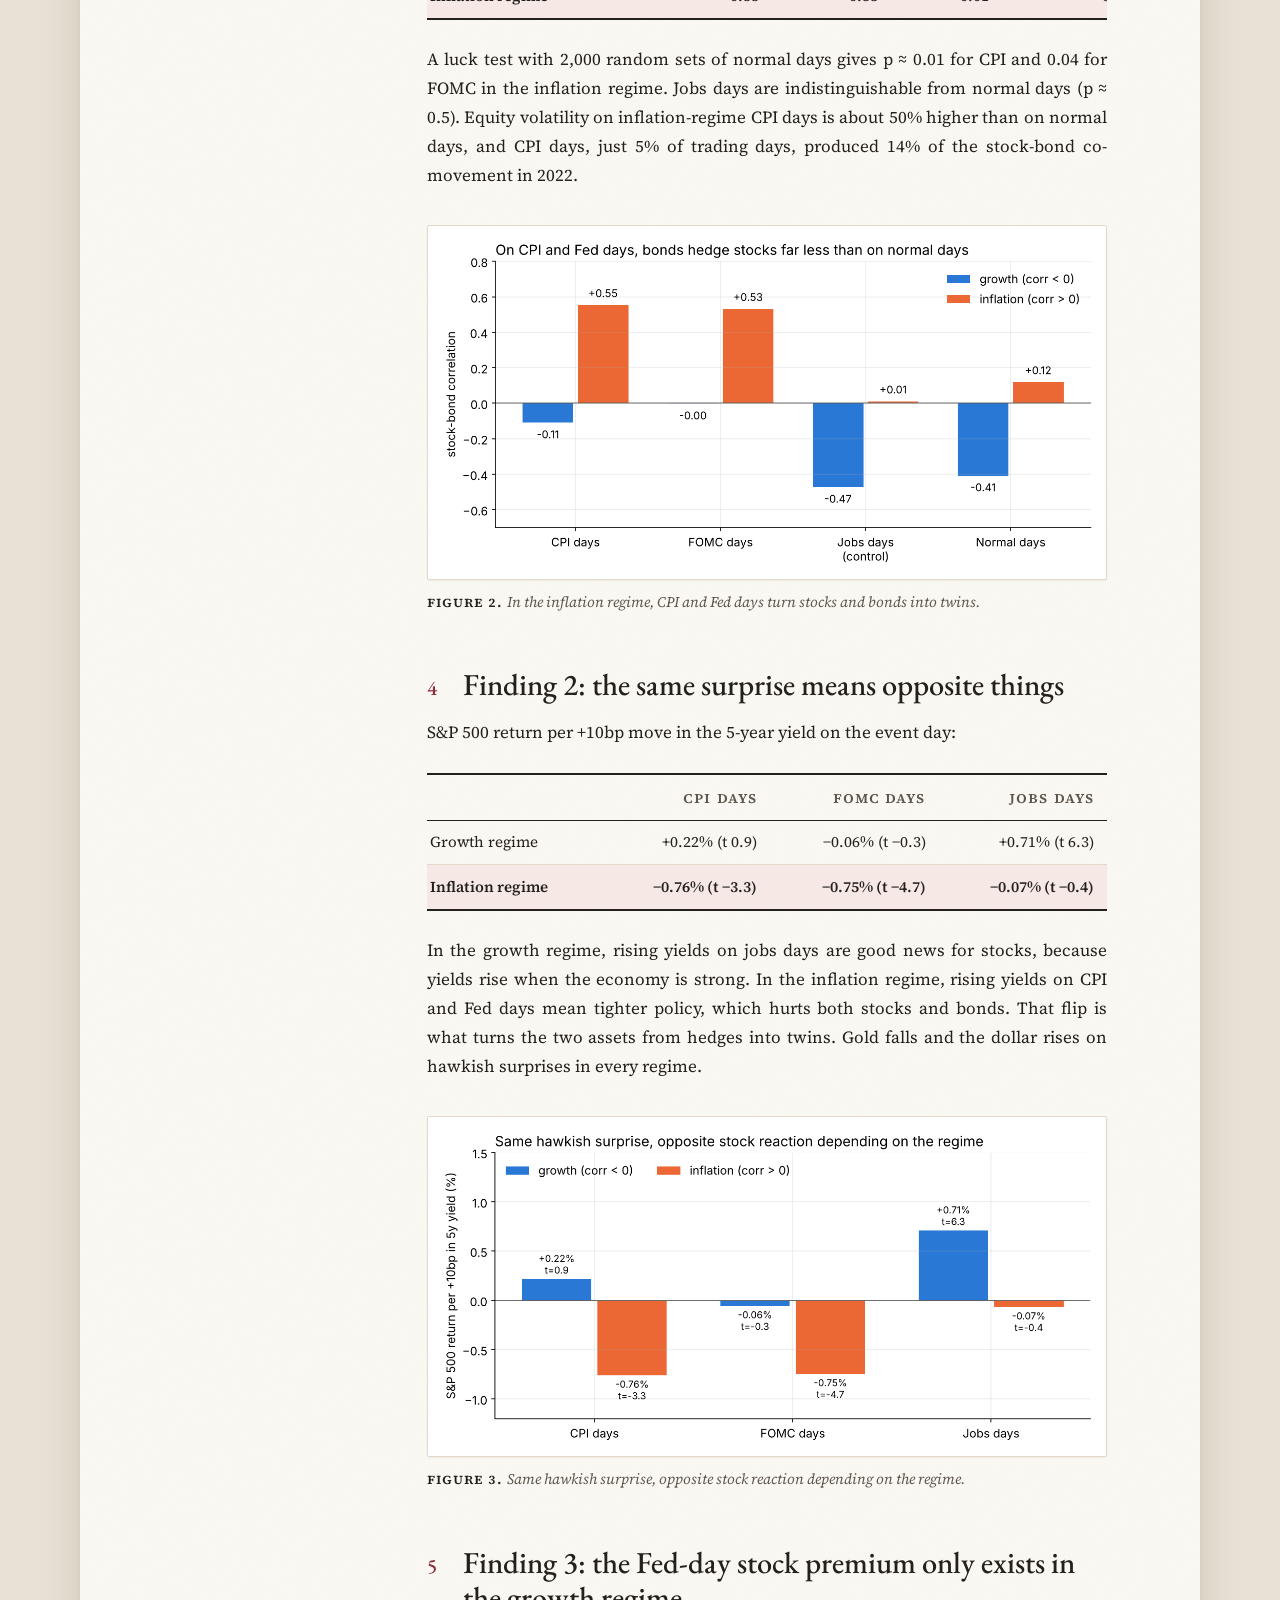
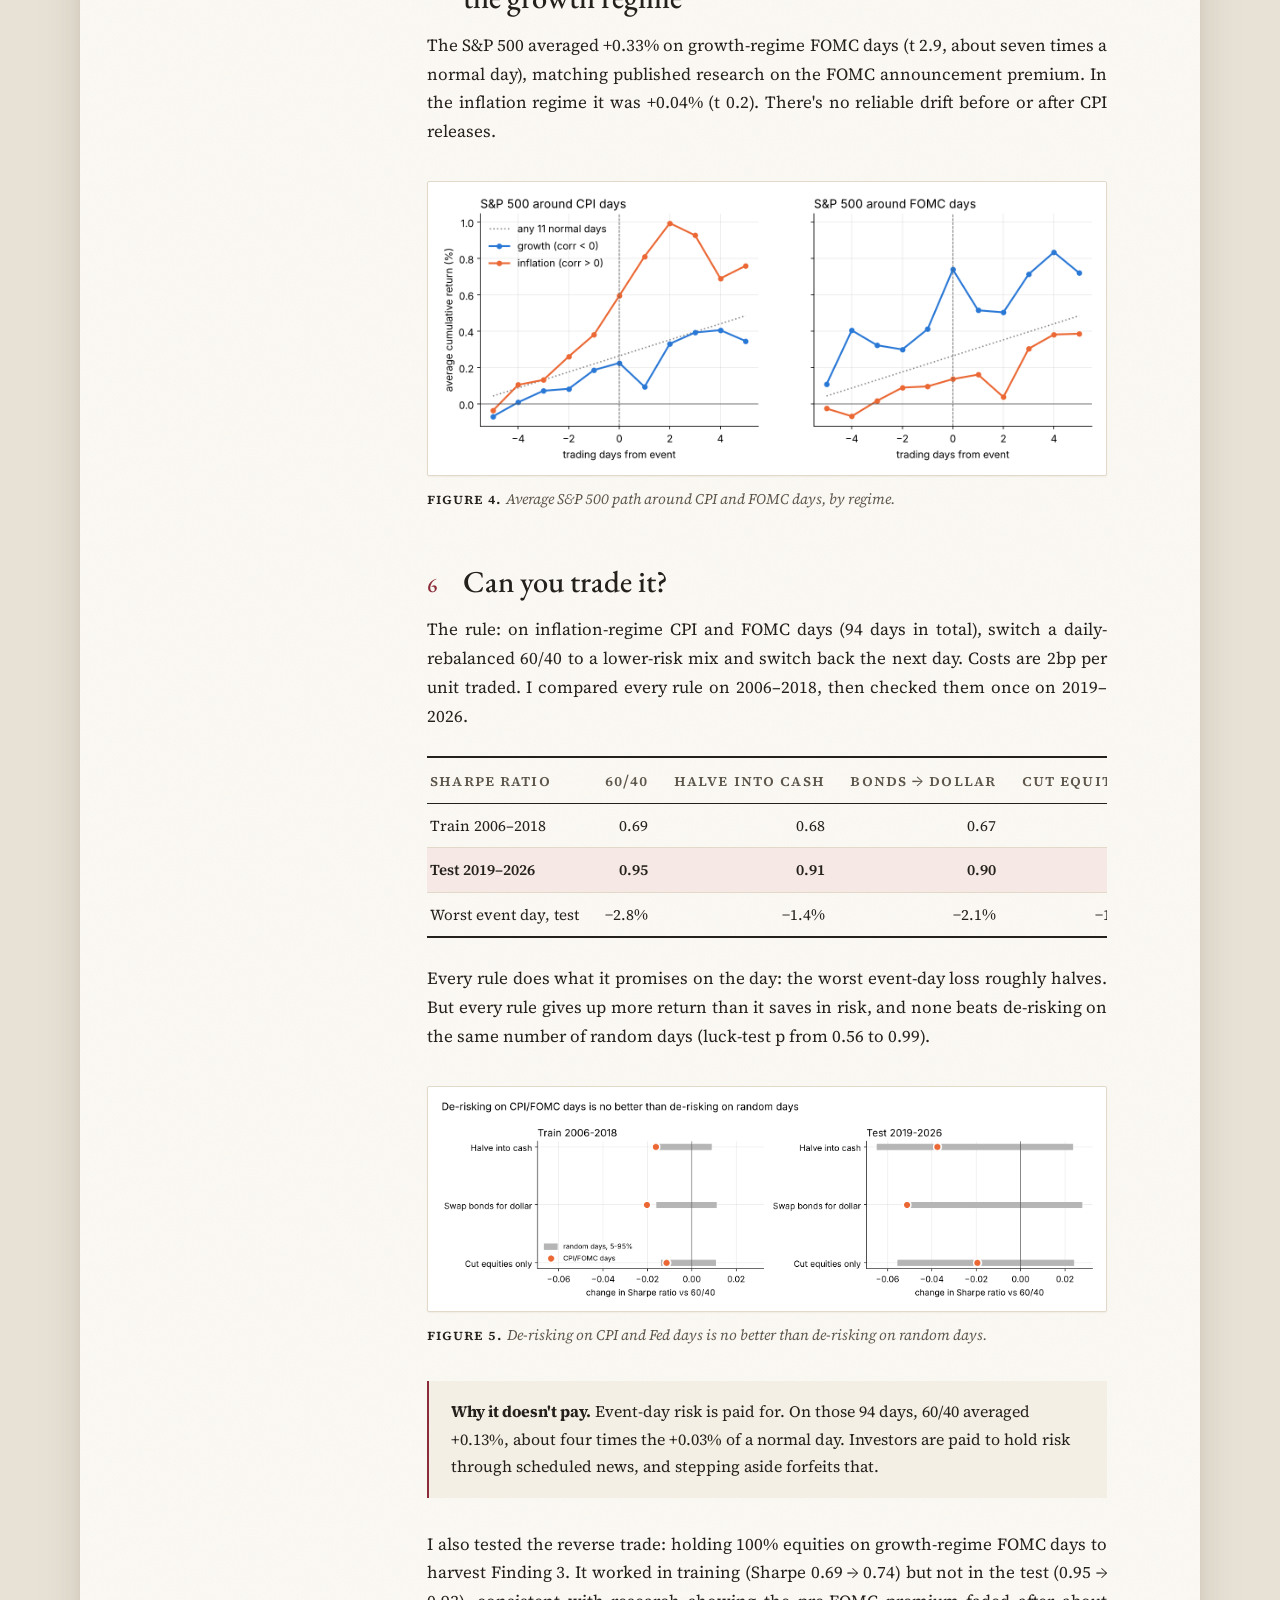
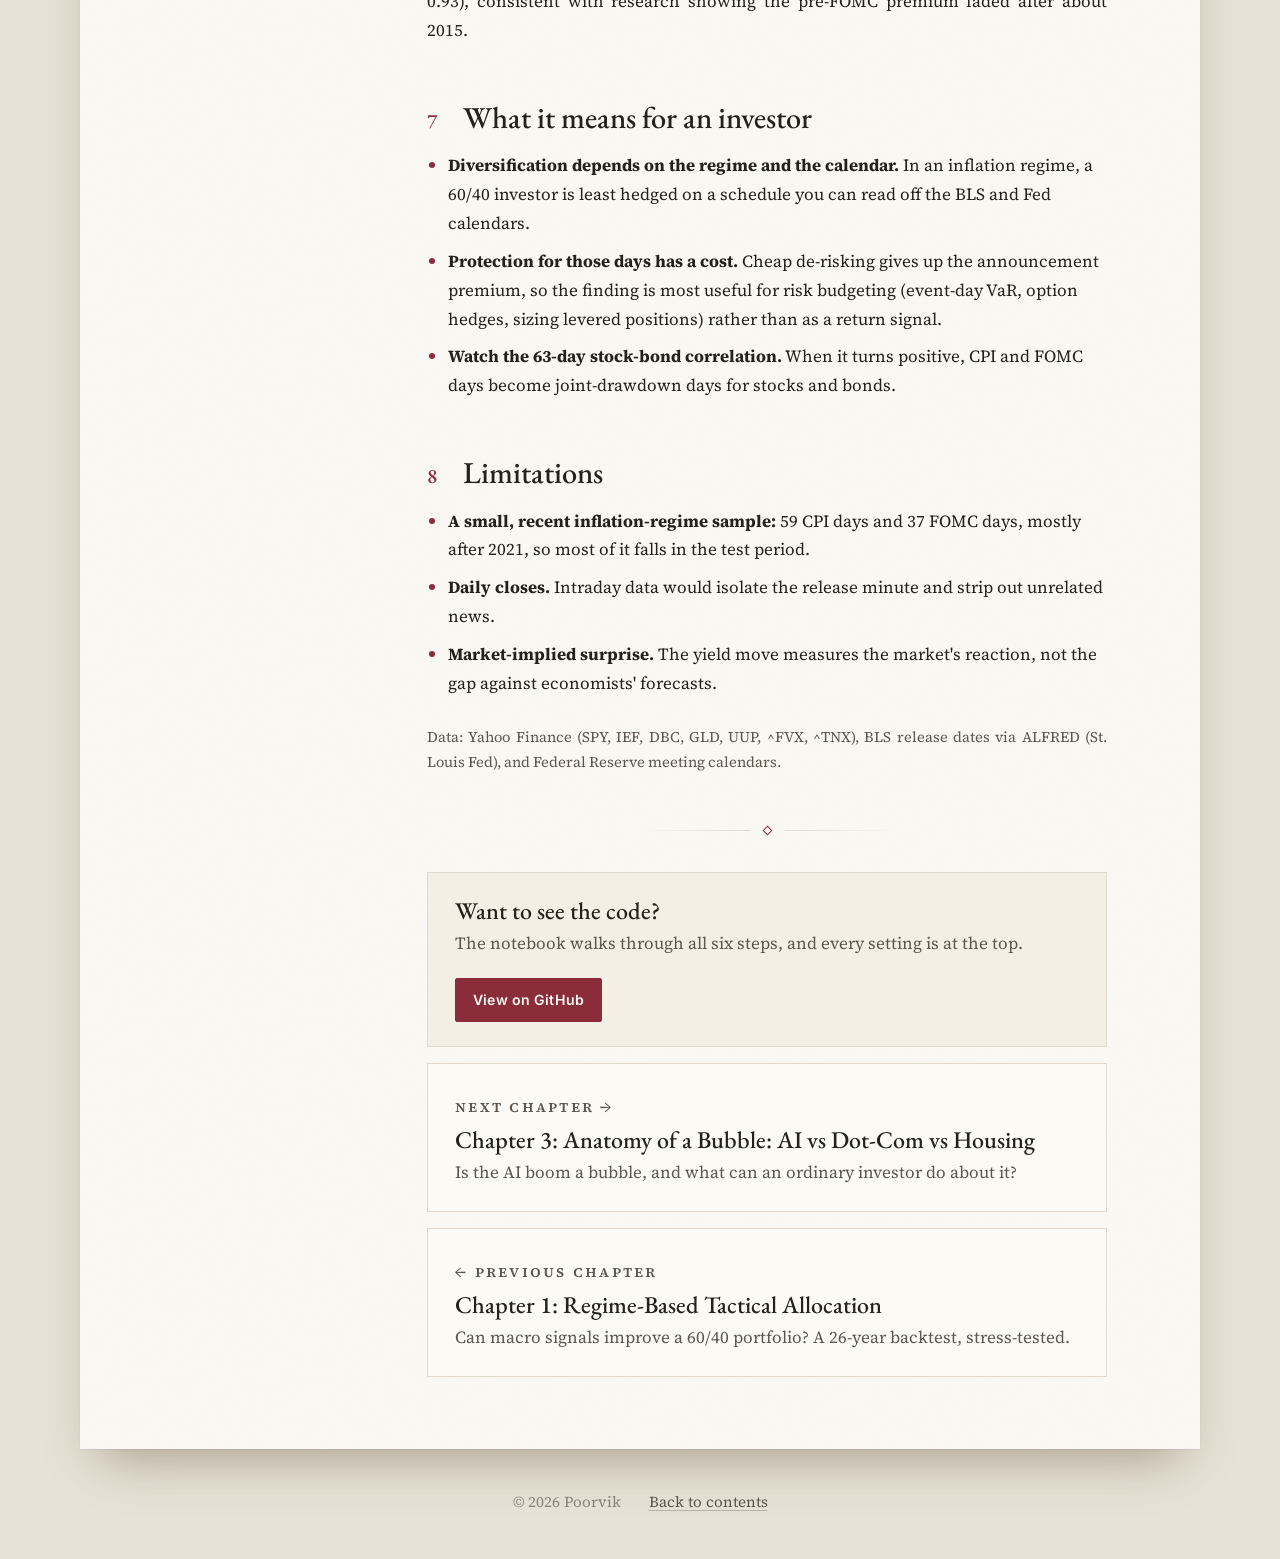
<file: cross-asset-events.html>
<!DOCTYPE html>
<html lang="en">
<head>
  <meta charset="utf-8">
  <meta name="viewport" content="width=device-width, initial-scale=1">
  <title>Cross-Asset Correlation Regime Decomposition Study | Poorvik</title>
  <meta name="description" content="When does the stock-bond hedge fail, and can you trade it? An event study of 20 years of CPI releases and Fed decisions.">

  <!-- Link preview for LinkedIn, Slack, iMessage etc. -->
  <meta property="og:type" content="article">
  <meta property="og:title" content="Cross-Asset Correlation Regime Decomposition Study | Poorvik">
  <meta property="og:description" content="When does the stock-bond hedge fail, and can you trade it? 20 years of CPI and Fed days, tested.">
  <meta property="og:url" content="https://poorvikmp.github.io/cross-asset-events.html">
  <meta property="og:image" content="https://poorvikmp.github.io/images/og-image.png">
  <meta name="twitter:card" content="summary_large_image">

  <link rel="icon" href="favicon.svg" type="image/svg+xml">
  <link rel="preconnect" href="https://fonts.googleapis.com">
  <link rel="preconnect" href="https://fonts.gstatic.com" crossorigin>
  <link href="https://fonts.googleapis.com/css2?family=EB+Garamond:ital,wght@0,400..600;1,400..600&family=Inter:wght@400;500;600&family=Source+Serif+4:ital,opsz,wght@0,8..60,400..600;1,8..60,400..600&display=swap" rel="stylesheet">
  <link rel="stylesheet" href="style.css">
  <script src="site.js"></script>
</head>
<body class="chapter">
  <a class="skip" href="#main">Skip to content</a>

  <header class="nav">
    <div class="wrap">
      <a class="brand" href="index.html#cover"><span class="mark">P</span>Poorvik</a>
      <nav aria-label="Main">
        <ul>
          <li><a href="index.html#contents">Contents</a></li>
          <li><a href="index.html#correspondence">Contact</a></li>
        </ul>
      </nav>
    </div>
  </header>

  <main id="main" class="wrap">

    <div class="case-head">
      <a class="back" href="index.html#contents">← Contents</a>
      <p class="chapter-mark"><span>Chapter</span>2</p>
      <p class="eyebrow">Cross-asset event study</p>
      <h1>Cross-Asset Correlation Regime Decomposition Study</h1>
      <p class="lede">When does the stock-bond hedge fail, and can you trade it? I measured how stocks, bonds and commodities move on CPI and Fed days across 20 years, and tested whether an investor could position for it in advance.</p>
      <dl class="meta">
        <div><dt>Role</dt><dd>Solo project</dd></div>
        <div><dt>Tools</dt><dd>Python, pandas, statsmodels</dd></div>
        <div><dt>Data</dt><dd>Daily, 2006–2026</dd></div>
        <!-- EDIT: create this repo on GitHub so the link works -->
        <div><dt>Code</dt><dd><a href="https://github.com/poorvikmp/cross-asset-events">View on GitHub</a></dd></div>
      </dl>
    </div>

    <!-- Interactive chart: hover (or tap) to read the value for any week -->
    <div class="hero-chart panel">
      <h2>Stock-bond correlation over the previous 3 months (SPY vs IEF)</h2>
      <div class="chart-legend">
        <span><i class="sw s-infl"></i>Above zero: inflation regime, stocks and bonds fall together</span>
        <span><i class="sw s-growth"></i>Below zero: growth regime, bonds hedge stocks</span>
      </div>
      <div class="chart" data-corr-chart></div>
    </div>

    <div class="stats">
      <div class="stat"><div class="num">+0.55</div><div class="label">Stock-bond correlation on inflation-regime CPI days (normal days: +0.12)</div></div>
      <div class="stat"><div class="num">−0.75%</div><div class="label">S&amp;P 500 move per +10bp hawkish surprise on those days</div></div>
      <div class="stat"><div class="num">≈ 4×</div><div class="label">60/40's return on CPI and Fed days vs a normal day</div></div>
      <div class="stat"><div class="num">0.95 → 0.93</div><div class="label">Test Sharpe after de-risking into event days</div></div>
    </div>

    <div class="tldr panel">
      <h2>Summary</h2>
      <ul>
        <li><strong>The 60/40 hedge fails on inflation and Fed news days.</strong> When stocks and bonds are already positively correlated, their correlation jumps to about +0.55 on CPI and FOMC days, against +0.12 on normal days. Jobs-report days show no jump, so the effect is specific to inflation and policy news.</li>
        <li><strong>The regime flips what a yield move means.</strong> A hawkish surprise costs the S&amp;P 500 about 0.75% on CPI and Fed days in the inflation regime, and close to nothing in the growth regime.</li>
        <li><strong>Trading it doesn't beat 60/40.</strong> Cutting risk on those days halves the worst event-day losses but lowers the Sharpe ratio in training and in the out-of-sample test, because those days also carry the highest expected returns.</li>
        <li><strong>The result is a risk finding, not a trading edge.</strong> It tells a portfolio manager when diversification is least reliable, on a schedule you can read off the calendar.</li>
      </ul>
    </div>

    <div class="case-body">
      <aside class="toc" aria-label="In this chapter">
        <p>In this chapter</p>
        <ol>
          <li><a href="#question">The question</a></li>
          <li><a href="#method">Data and method</a></li>
          <li><a href="#f1">Finding 1: the hedge fails</a></li>
          <li><a href="#f2">Finding 2: surprises flip</a></li>
          <li><a href="#f3">Finding 3: the Fed-day premium</a></li>
          <li><a href="#trade">Can you trade it?</a></li>
          <li><a href="#meaning">What it means</a></li>
          <li><a href="#limits">Limitations</a></li>
        </ol>
      </aside>

      <article class="article">

        <h2 id="question">The question</h2>
        <p>For most of 2000 to 2020, stocks and bonds moved in opposite directions. Bad news was about growth: stocks fell and investors bought bonds, so a 60/40 portfolio hedged itself. In 2022 that broke. Inflation was the main risk, hot CPI prints sent both stocks and bonds down, and 60/40 had its worst year in decades.</p>
        <p>This study tests whether that breakdown is concentrated on the days new inflation and policy information arrives, and whether an investor could position for it in advance.</p>

        <h2 id="method">Data and method</h2>
        <p>Daily data from February 2006 to October 2026: 5,203 trading days, with 247 CPI releases, 164 scheduled FOMC decisions, and 247 jobs reports as a control group.</p>
        <div class="table-scroll">
          <table class="wrap-cells">
            <thead><tr><th>Piece</th><th>Choice</th></tr></thead>
            <tbody>
              <tr><td>Assets</td><td>SPY (equities), IEF (7–10y Treasuries), DBC (commodities), GLD (gold), UUP (dollar), plus the 5y and 10y yields</td></tr>
              <tr><td>Events</td><td>CPI releases and FOMC decisions, with dates from BLS via ALFRED and the Fed's meeting calendars</td></tr>
              <tr><td>Control</td><td>Jobs reports: also big 8:30am releases, but about growth rather than inflation</td></tr>
              <tr><td>Regime</td><td>Stock-bond correlation over the previous 63 trading days. Positive is the <strong>inflation regime</strong>, negative the <strong>growth regime</strong>. It uses only past data, so there's no look-ahead</td></tr>
              <tr><td>Surprise</td><td>The event-day change in the 5-year yield, since free consensus forecasts don't exist</td></tr>
              <tr><td>Significance</td><td>Luck tests against random normal days of the same count, plus robust t-stats</td></tr>
            </tbody>
          </table>
        </div>
        <p>The chart at the top of this page shows the regime over time. The inflation regime covers 23% of days: briefly in 2006–07 and 2013, then most of the time from 2021 onward.</p>

        <h2 id="f1">Finding 1: the hedge fails on CPI and Fed days, not on jobs days</h2>
        <div class="table-scroll">
          <table>
            <thead><tr><th>Stock-bond correlation</th><th>CPI days</th><th>FOMC days</th><th>Jobs days</th><th>Normal days</th></tr></thead>
            <tbody>
              <tr><td>Growth regime</td><td>−0.11</td><td>0.00</td><td>−0.47</td><td>−0.41</td></tr>
              <tr class="highlight"><td>Inflation regime</td><td>+0.55</td><td>+0.53</td><td>+0.01</td><td>+0.12</td></tr>
            </tbody>
          </table>
        </div>
        <p>A luck test with 2,000 random sets of normal days gives p ≈ 0.01 for CPI and 0.04 for FOMC in the inflation regime. Jobs days are indistinguishable from normal days (p ≈ 0.5). Equity volatility on inflation-regime CPI days is about 50% higher than on normal days, and CPI days, just 5% of trading days, produced 14% of the stock-bond co-movement in 2022.</p>
        <figure>
          <img src="images/p2_2_corr_by_daytype.png" alt="Bar chart of stock-bond correlation on CPI, FOMC, jobs and normal days, split by regime" loading="lazy">
          <figcaption>In the inflation regime, CPI and Fed days turn stocks and bonds into twins.</figcaption>
        </figure>

        <h2 id="f2">Finding 2: the same surprise means opposite things</h2>
        <p>S&amp;P 500 return per +10bp move in the 5-year yield on the event day:</p>
        <div class="table-scroll">
          <table>
            <thead><tr><th></th><th>CPI days</th><th>FOMC days</th><th>Jobs days</th></tr></thead>
            <tbody>
              <tr><td>Growth regime</td><td>+0.22% (t 0.9)</td><td>−0.06% (t −0.3)</td><td>+0.71% (t 6.3)</td></tr>
              <tr class="highlight"><td>Inflation regime</td><td>−0.76% (t −3.3)</td><td>−0.75% (t −4.7)</td><td>−0.07% (t −0.4)</td></tr>
            </tbody>
          </table>
        </div>
        <p>In the growth regime, rising yields on jobs days are good news for stocks, because yields rise when the economy is strong. In the inflation regime, rising yields on CPI and Fed days mean tighter policy, which hurts both stocks and bonds. That flip is what turns the two assets from hedges into twins. Gold falls and the dollar rises on hawkish surprises in every regime.</p>
        <figure>
          <img src="images/p2_3_equity_surprise_beta.png" alt="Bar chart of S&amp;P 500 return per 10bp yield surprise by day type and regime" loading="lazy">
          <figcaption>Same hawkish surprise, opposite stock reaction depending on the regime.</figcaption>
        </figure>

        <h2 id="f3">Finding 3: the Fed-day stock premium only exists in the growth regime</h2>
        <p>The S&amp;P 500 averaged +0.33% on growth-regime FOMC days (t 2.9, about seven times a normal day), matching published research on the FOMC announcement premium. In the inflation regime it was +0.04% (t 0.2). There's no reliable drift before or after CPI releases.</p>
        <figure>
          <img src="images/p2_4_event_paths.png" alt="Average cumulative S&amp;P 500 return from five days before to five days after CPI and FOMC days, by regime" loading="lazy">
          <figcaption>Average S&amp;P 500 path around CPI and FOMC days, by regime.</figcaption>
        </figure>

        <h2 id="trade">Can you trade it?</h2>
        <p>The rule: on inflation-regime CPI and FOMC days (94 days in total), switch a daily-rebalanced 60/40 to a lower-risk mix and switch back the next day. Costs are 2bp per unit traded. I compared every rule on 2006–2018, then checked them once on 2019–2026.</p>
        <div class="table-scroll">
          <table>
            <thead><tr><th>Sharpe ratio</th><th>60/40</th><th>Halve into cash</th><th>Bonds → dollar</th><th>Cut equities</th></tr></thead>
            <tbody>
              <tr><td>Train 2006–2018</td><td>0.69</td><td>0.68</td><td>0.67</td><td>0.68</td></tr>
              <tr class="highlight"><td>Test 2019–2026</td><td>0.95</td><td>0.91</td><td>0.90</td><td>0.93</td></tr>
              <tr><td>Worst event day, test</td><td>−2.8%</td><td>−1.4%</td><td>−2.1%</td><td>−1.5%</td></tr>
            </tbody>
          </table>
        </div>
        <p>Every rule does what it promises on the day: the worst event-day loss roughly halves. But every rule gives up more return than it saves in risk, and none beats de-risking on the same number of random days (luck-test p from 0.56 to 0.99).</p>
        <figure>
          <img src="images/p2_5_derisk_luck_test.png" alt="Change in Sharpe ratio from de-risking on CPI and FOMC days compared with random days, in training and test periods" loading="lazy">
          <figcaption>De-risking on CPI and Fed days is no better than de-risking on random days.</figcaption>
        </figure>
        <div class="callout">
          <p><strong>Why it doesn't pay.</strong> Event-day risk is paid for. On those 94 days, 60/40 averaged +0.13%, about four times the +0.03% of a normal day. Investors are paid to hold risk through scheduled news, and stepping aside forfeits that.</p>
        </div>
        <p>I also tested the reverse trade: holding 100% equities on growth-regime FOMC days to harvest Finding 3. It worked in training (Sharpe 0.69 → 0.74) but not in the test (0.95 → 0.93), consistent with research showing the pre-FOMC premium faded after about 2015.</p>

        <h2 id="meaning">What it means for an investor</h2>
        <ul>
          <li><strong>Diversification depends on the regime and the calendar.</strong> In an inflation regime, a 60/40 investor is least hedged on a schedule you can read off the BLS and Fed calendars.</li>
          <li><strong>Protection for those days has a cost.</strong> Cheap de-risking gives up the announcement premium, so the finding is most useful for risk budgeting (event-day VaR, option hedges, sizing levered positions) rather than as a return signal.</li>
          <li><strong>Watch the 63-day stock-bond correlation.</strong> When it turns positive, CPI and FOMC days become joint-drawdown days for stocks and bonds.</li>
        </ul>

        <h2 id="limits">Limitations</h2>
        <ul>
          <li><strong>A small, recent inflation-regime sample:</strong> 59 CPI days and 37 FOMC days, mostly after 2021, so most of it falls in the test period.</li>
          <li><strong>Daily closes.</strong> Intraday data would isolate the release minute and strip out unrelated news.</li>
          <li><strong>Market-implied surprise.</strong> The yield move measures the market's reaction, not the gap against economists' forecasts.</li>
        </ul>
        <p style="color:var(--muted);font-size:.92rem;margin-top:28px">Data: Yahoo Finance (SPY, IEF, DBC, GLD, UUP, ^FVX, ^TNX), BLS release dates via ALFRED (St. Louis Fed), and Federal Reserve meeting calendars.</p>

        <div class="fleuron" aria-hidden="true"><span></span></div>

        <div class="next-project panel">
          <div>
            <h3>Want to see the code?</h3>
            <p>The notebook walks through all six steps, and every setting is at the top.</p>
          </div>
          <!-- EDIT: create this repo on GitHub so the link works -->
          <a class="btn btn-primary" href="https://github.com/poorvikmp/cross-asset-events">View on GitHub</a>
        </div>

        <a class="next-project panel pager" href="ai-bubble.html">
          <div>
            <p class="eyebrow" style="margin-bottom:6px">Next chapter →</p>
            <h3>Chapter 3: Anatomy of a Bubble: AI vs <span class="nowrap">Dot-Com</span> vs Housing</h3>
            <p>Is the AI boom a bubble, and what can an ordinary investor do about it?</p>
          </div>
        </a>

        <a class="next-project panel pager" href="regime-allocation.html">
          <div>
            <p class="eyebrow" style="margin-bottom:6px">← Previous chapter</p>
            <h3>Chapter 1: Regime-Based Tactical Allocation</h3>
            <p>Can macro signals improve a 60/40 portfolio? A 26-year backtest, stress-tested.</p>
          </div>
        </a>

      </article>
    </div>
  </main>

  <footer>
    <div class="wrap">
      <span>© 2026 Poorvik</span>
      <a href="index.html#contents">Back to contents</a>
    </div>
  </footer>

  <script src="corr-data.js"></script>
  <script src="corr-chart.js"></script>
</body>
</html>
</file>
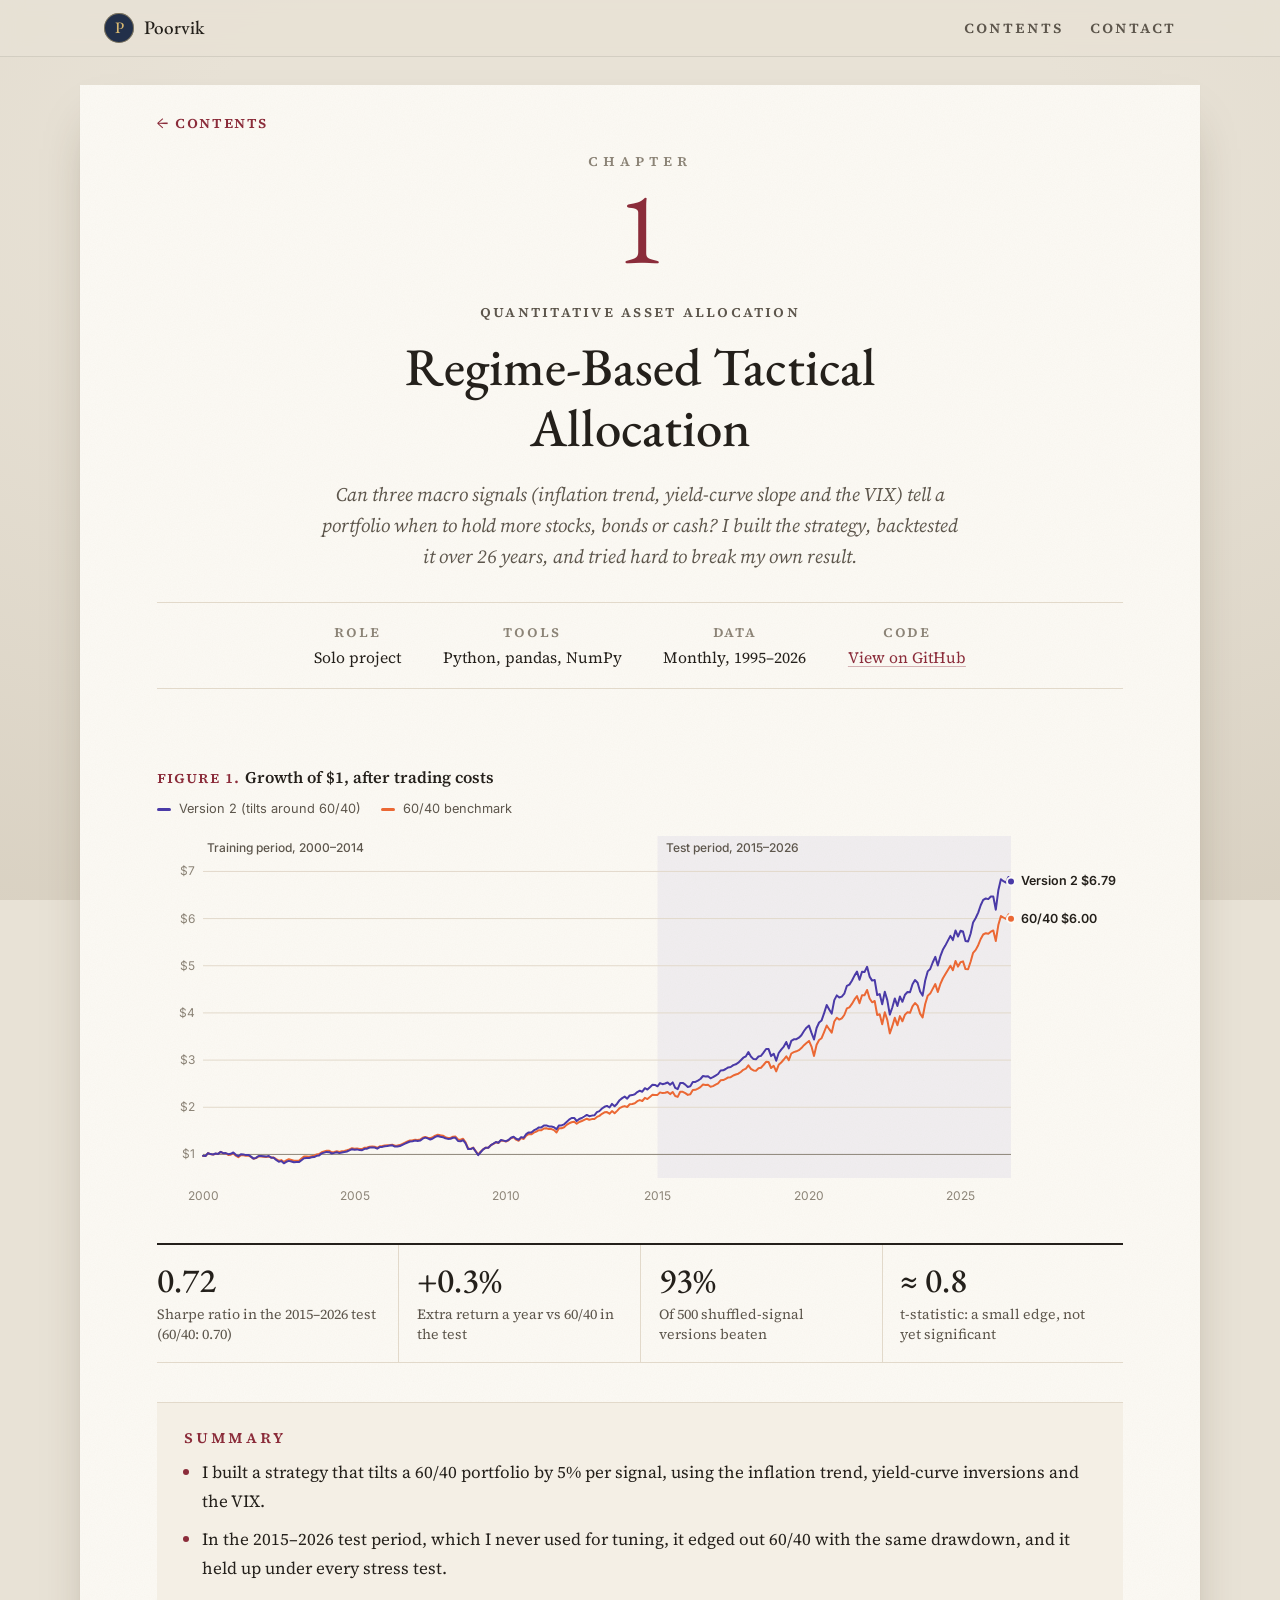
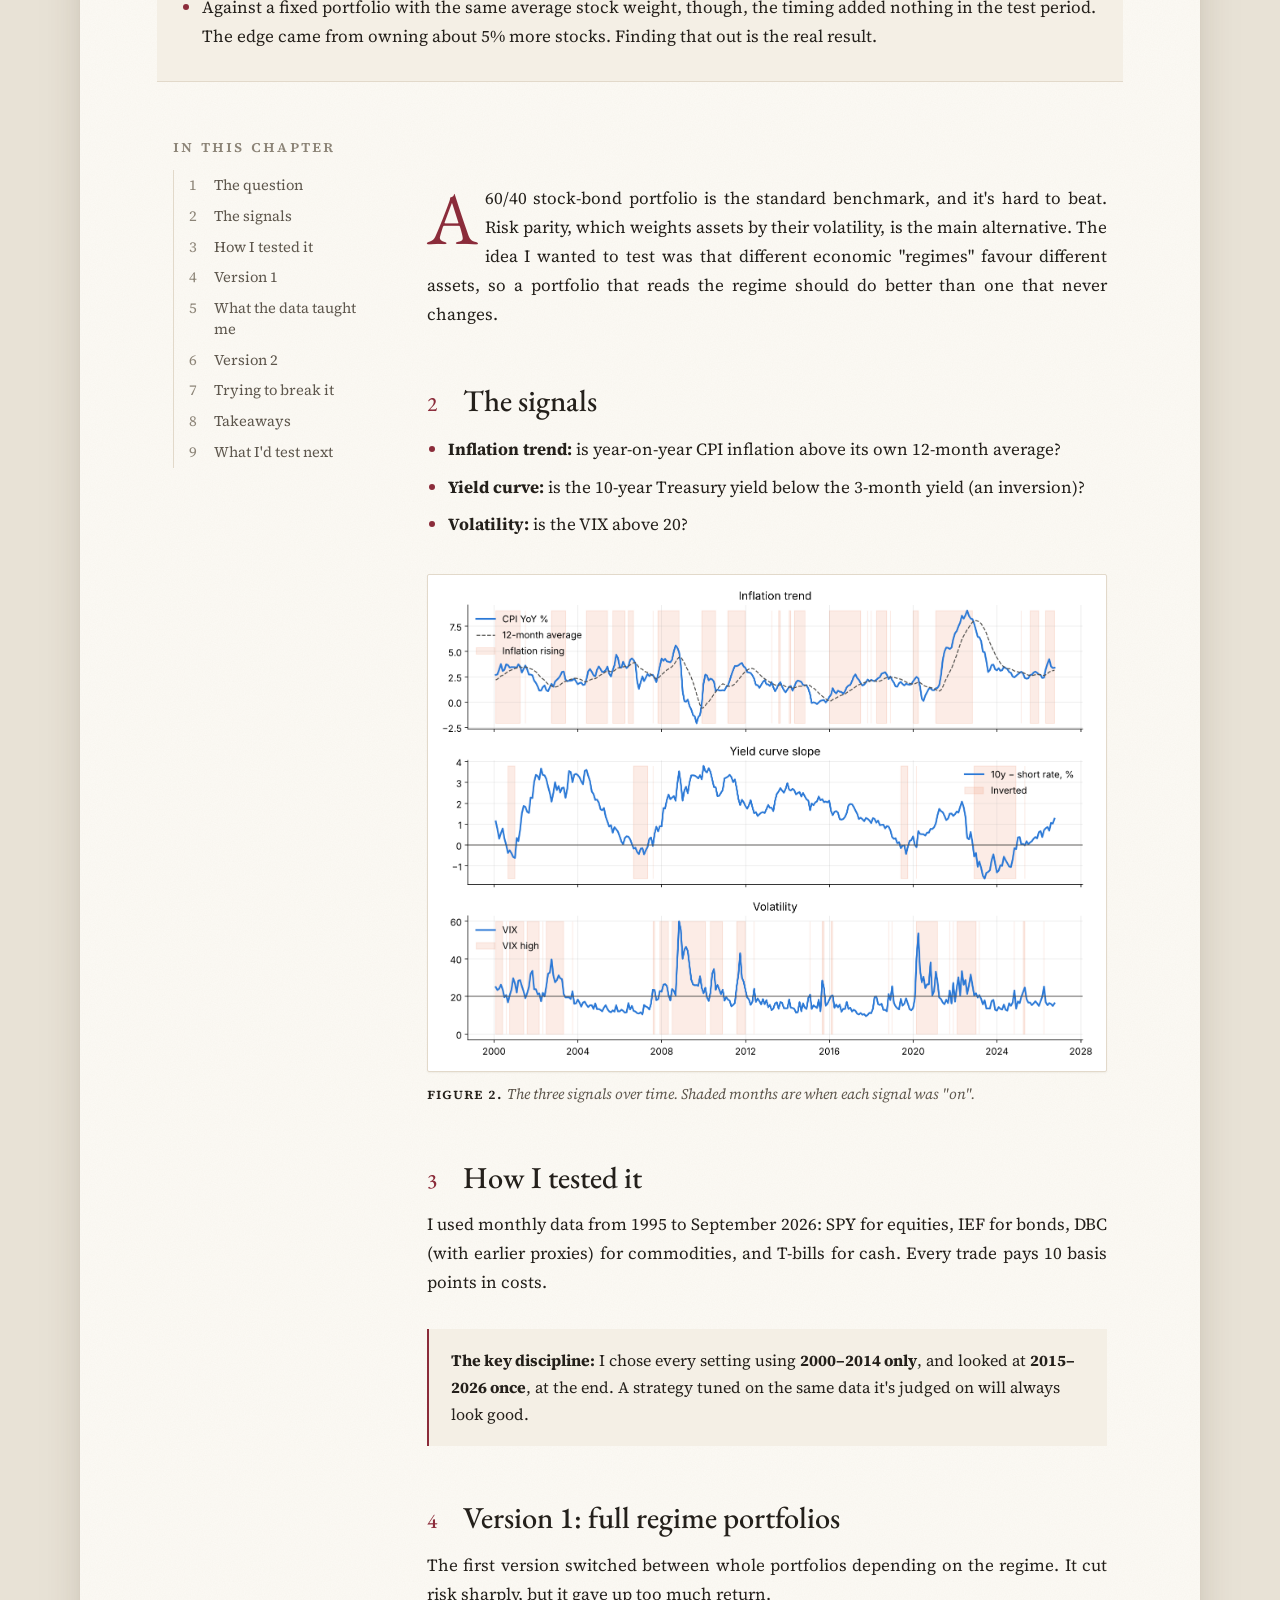
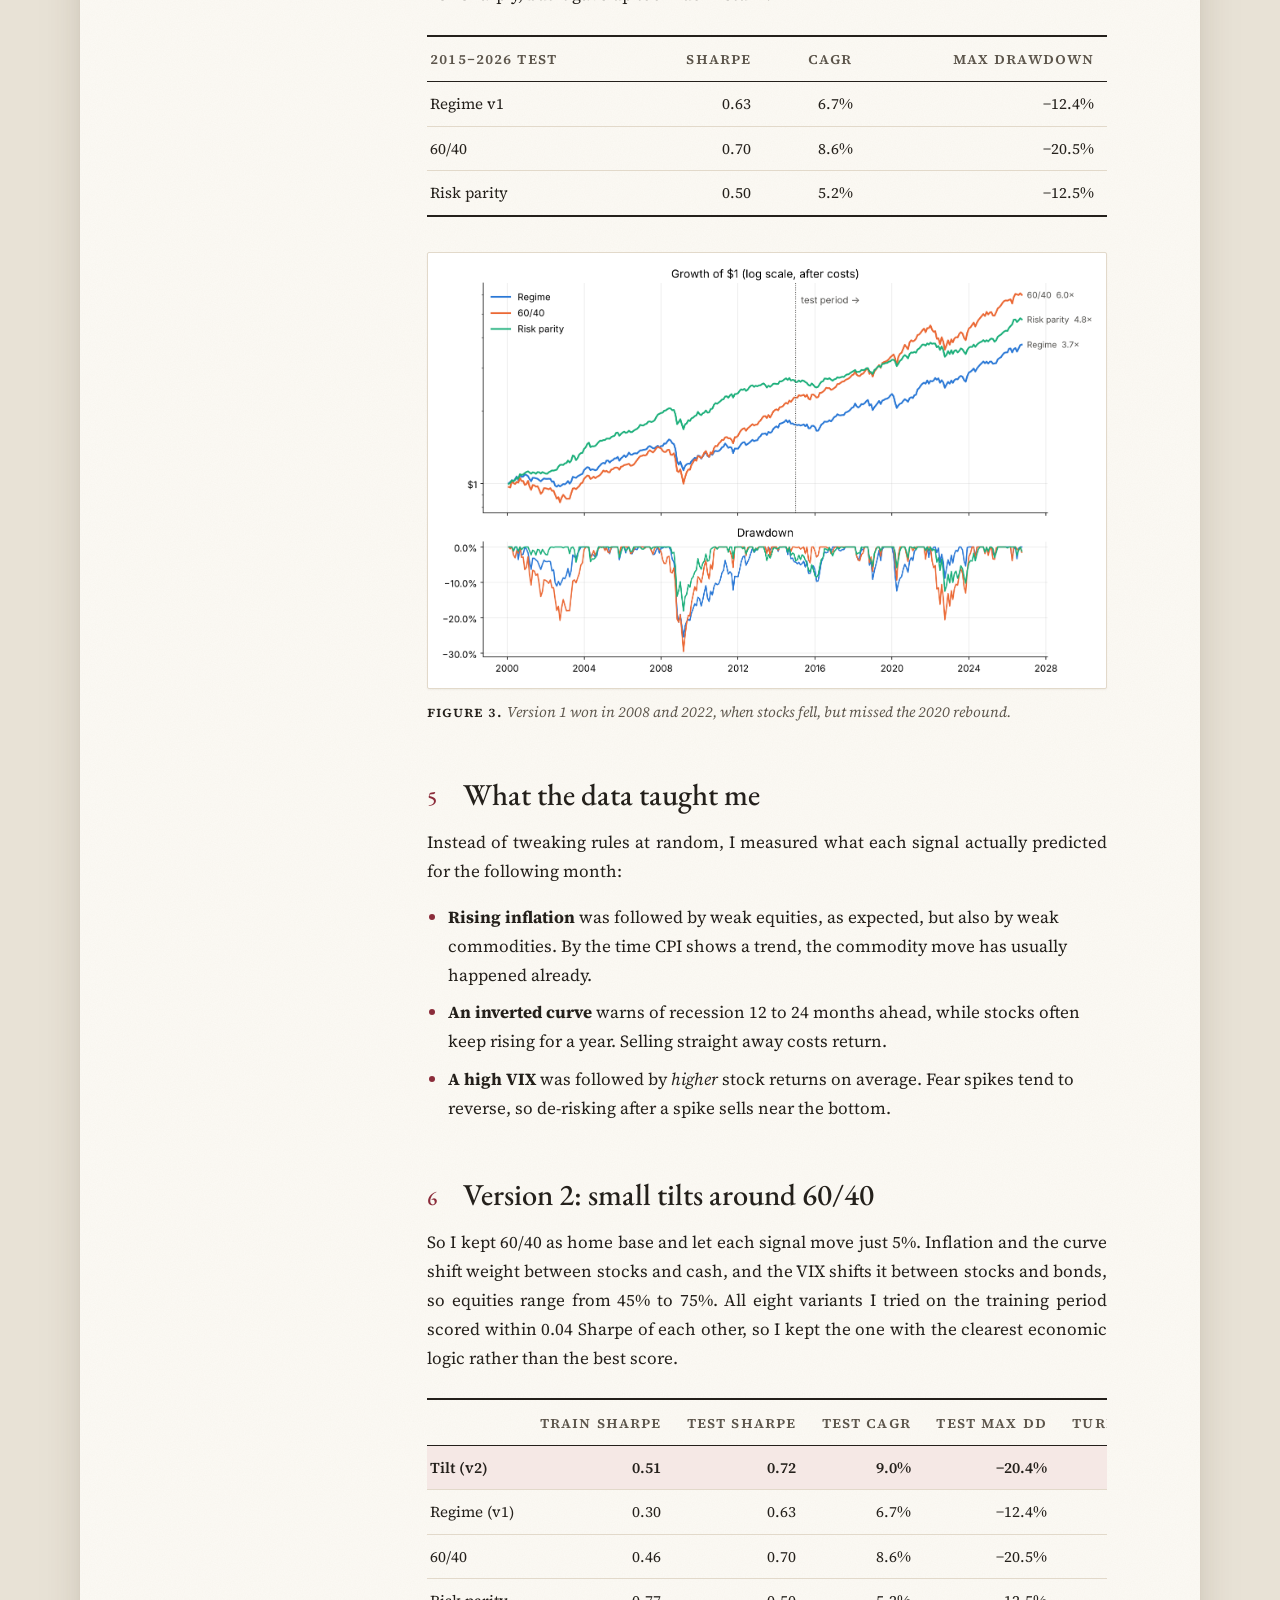
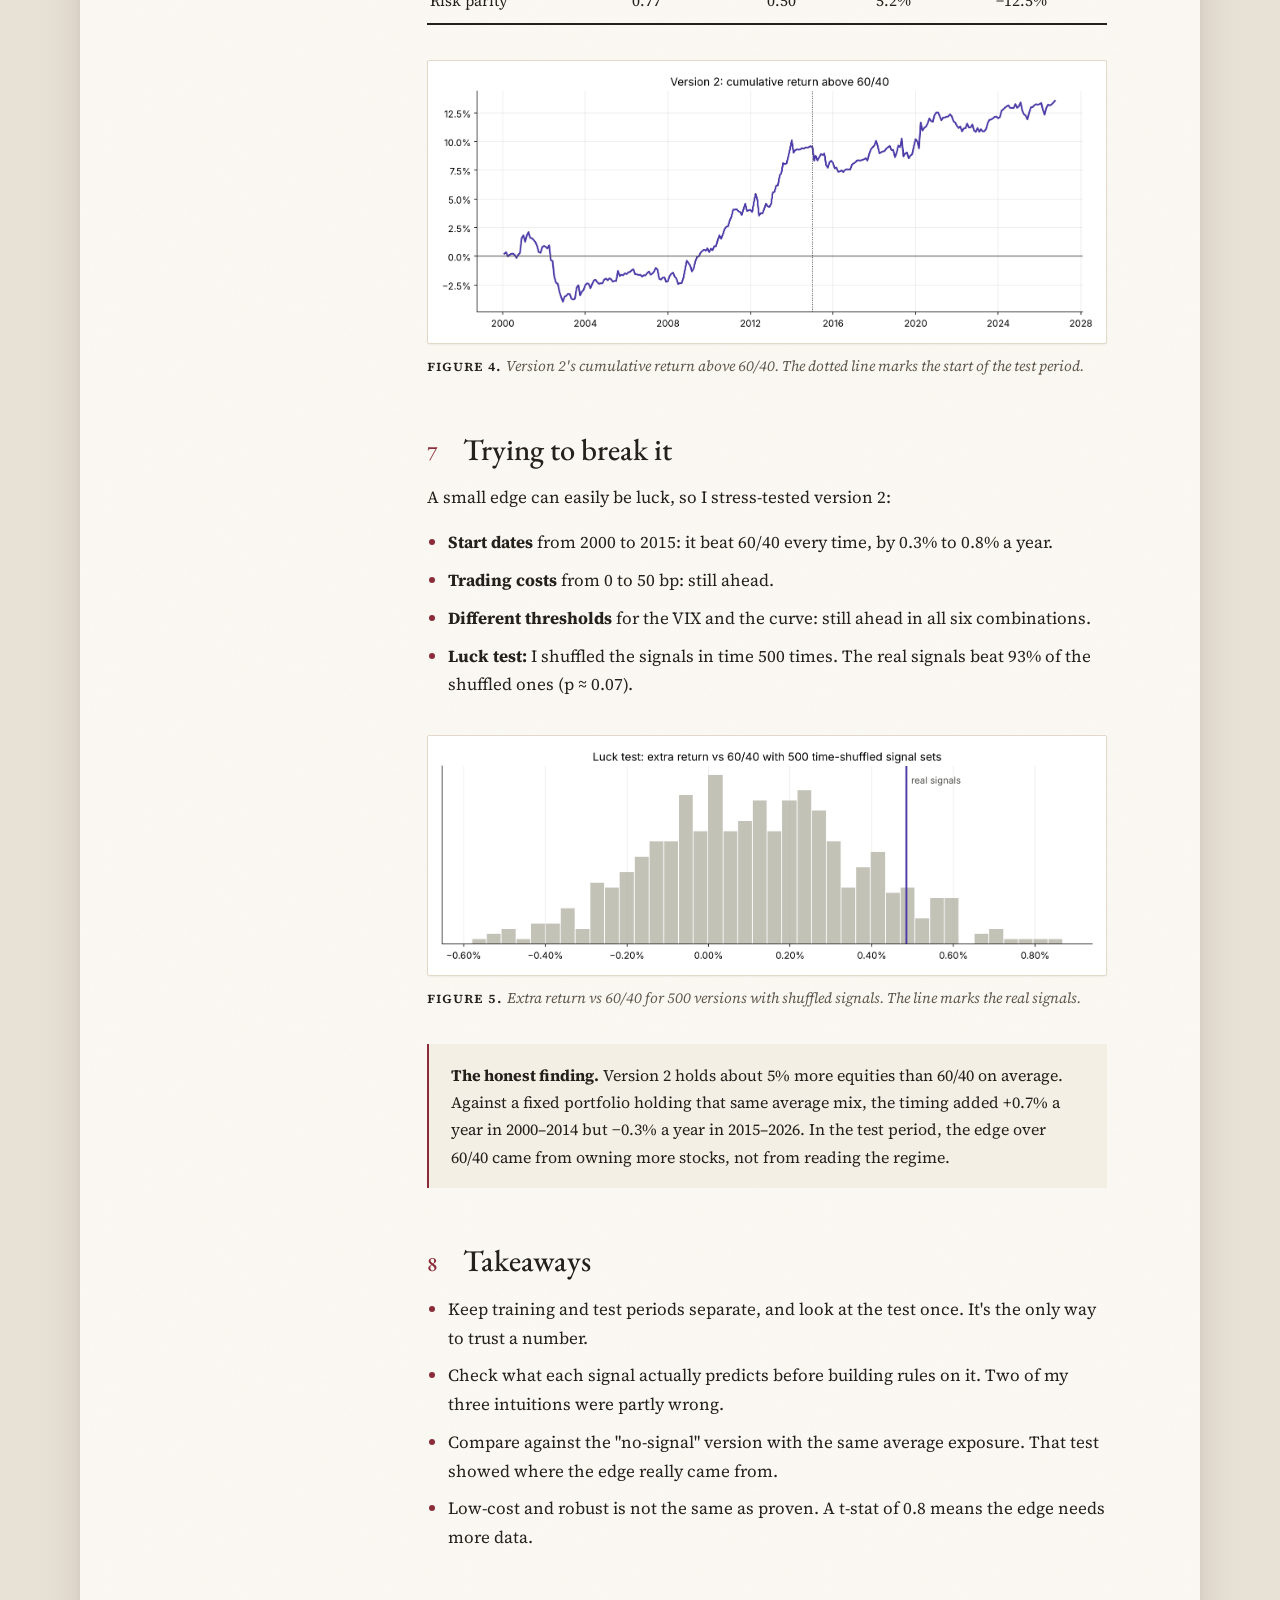
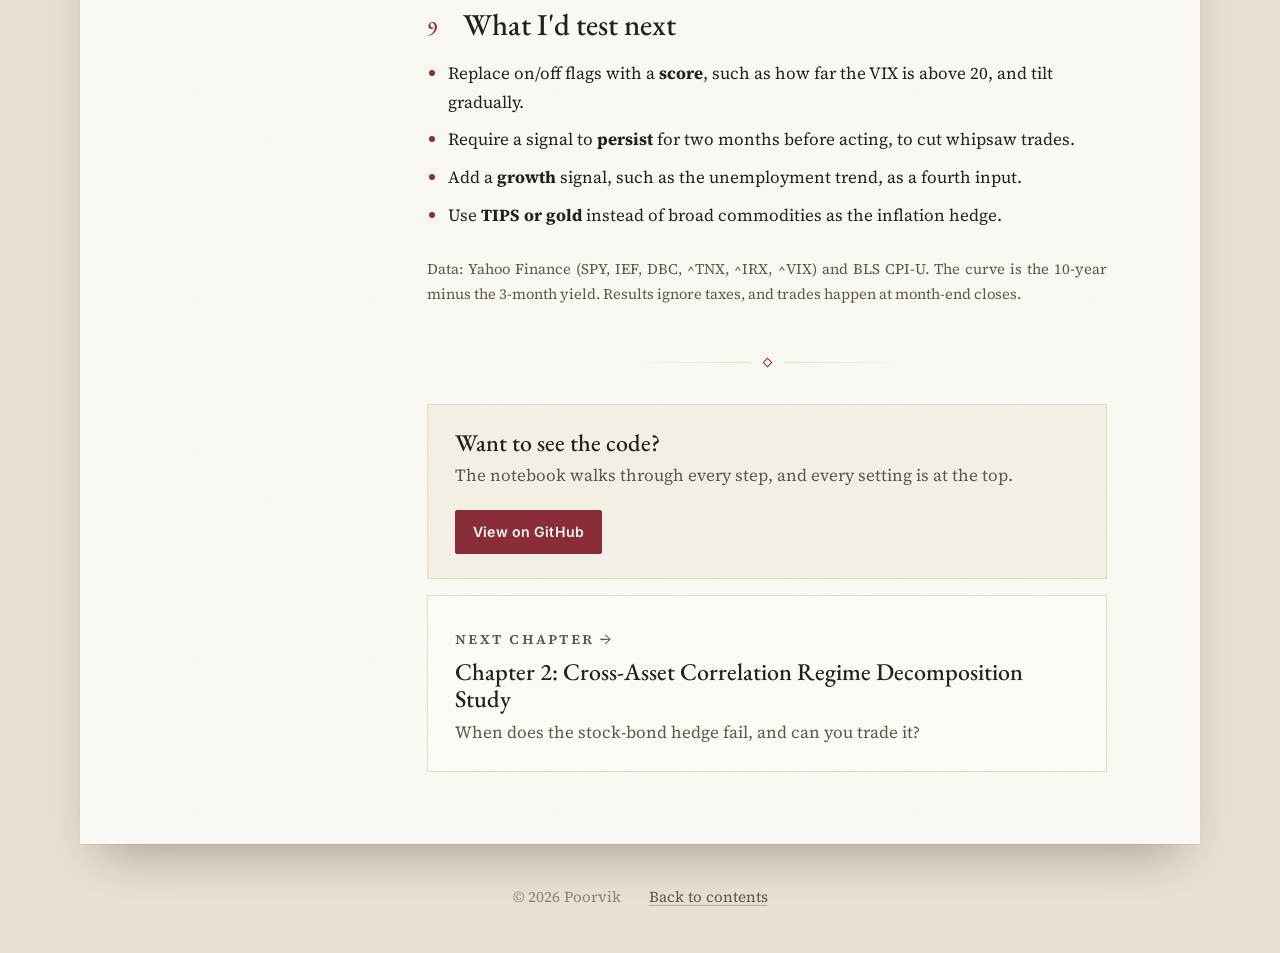
<file: regime-allocation.html>
<!DOCTYPE html>
<html lang="en">
<head>
  <meta charset="utf-8">
  <meta name="viewport" content="width=device-width, initial-scale=1">
  <title>Regime-Based Tactical Allocation | Poorvik</title>
  <meta name="description" content="Can inflation, yield-curve and VIX signals improve a 60/40 portfolio? A 26-year backtest with honest out-of-sample testing.">

  <!-- Link preview for LinkedIn, Slack, iMessage etc. -->
  <meta property="og:type" content="article">
  <meta property="og:title" content="Regime-Based Tactical Allocation | Poorvik">
  <meta property="og:description" content="Can macro signals improve a 60/40 portfolio? A 26-year backtest, stress-tested.">
  <meta property="og:url" content="https://poorvikmp.github.io/regime-allocation.html">
  <meta property="og:image" content="https://poorvikmp.github.io/images/og-image.png">
  <meta name="twitter:card" content="summary_large_image">

  <link rel="icon" href="favicon.svg" type="image/svg+xml">
  <link rel="preconnect" href="https://fonts.googleapis.com">
  <link rel="preconnect" href="https://fonts.gstatic.com" crossorigin>
  <link href="https://fonts.googleapis.com/css2?family=EB+Garamond:ital,wght@0,400..600;1,400..600&family=Inter:wght@400;500;600&family=Source+Serif+4:ital,opsz,wght@0,8..60,400..600;1,8..60,400..600&display=swap" rel="stylesheet">
  <link rel="stylesheet" href="style.css">
  <script src="site.js"></script>
</head>
<body class="chapter">
  <a class="skip" href="#main">Skip to content</a>

  <header class="nav">
    <div class="wrap">
      <a class="brand" href="index.html#cover"><span class="mark">P</span>Poorvik</a>
      <nav aria-label="Main">
        <ul>
          <li><a href="index.html#contents">Contents</a></li>
          <li><a href="index.html#correspondence">Contact</a></li>
        </ul>
      </nav>
    </div>
  </header>

  <main id="main" class="wrap">

    <div class="case-head">
      <a class="back" href="index.html#contents">← Contents</a>
      <p class="chapter-mark"><span>Chapter</span>1</p>
      <p class="eyebrow">Quantitative asset allocation</p>
      <h1>Regime-Based Tactical Allocation</h1>
      <p class="lede">Can three macro signals (inflation trend, yield-curve slope and the VIX) tell a portfolio when to hold more stocks, bonds or cash? I built the strategy, backtested it over 26 years, and tried hard to break my own result.</p>
      <dl class="meta">
        <div><dt>Role</dt><dd>Solo project</dd></div>
        <div><dt>Tools</dt><dd>Python, pandas, NumPy</dd></div>
        <div><dt>Data</dt><dd>Monthly, 1995–2026</dd></div>
        <!-- EDIT: create this repo on GitHub so the link works -->
        <div><dt>Code</dt><dd><a href="https://github.com/poorvikmp/regime-allocation">View on GitHub</a></dd></div>
      </dl>
    </div>

    <!-- Interactive chart: hover (or tap) to read values -->
    <div class="hero-chart panel">
      <h2>Growth of $1, after trading costs</h2>
      <div class="chart-legend">
        <span><i class="sw s-v2"></i>Version 2 (tilts around 60/40)</span>
        <span><i class="sw s-b"></i>60/40 benchmark</span>
      </div>
      <div class="chart" data-growth-chart></div>
    </div>

    <div class="stats">
      <div class="stat"><div class="num">0.72</div><div class="label">Sharpe ratio in the 2015–2026 test (60/40: 0.70)</div></div>
      <div class="stat"><div class="num">+0.3%</div><div class="label">Extra return a year vs 60/40 in the test</div></div>
      <div class="stat"><div class="num">93%</div><div class="label">Of 500 shuffled-signal versions beaten</div></div>
      <div class="stat"><div class="num">≈ 0.8</div><div class="label">t-statistic: a small edge, not yet significant</div></div>
    </div>

    <div class="tldr panel">
      <h2>Summary</h2>
      <ul>
        <li>I built a strategy that tilts a 60/40 portfolio by 5% per signal, using the inflation trend, yield-curve inversions and the VIX.</li>
        <li>In the 2015–2026 test period, which I never used for tuning, it edged out 60/40 with the same drawdown, and it held up under every stress test.</li>
        <li>Against a fixed portfolio with the same average stock weight, though, the timing added nothing in the test period. The edge came from owning about 5% more stocks. Finding that out is the real result.</li>
      </ul>
    </div>

    <div class="case-body">
      <aside class="toc" aria-label="In this chapter">
        <p>In this chapter</p>
        <ol>
          <li><a href="#question">The question</a></li>
          <li><a href="#signals">The signals</a></li>
          <li><a href="#method">How I tested it</a></li>
          <li><a href="#v1">Version 1</a></li>
          <li><a href="#lessons">What the data taught me</a></li>
          <li><a href="#v2">Version 2</a></li>
          <li><a href="#stress">Trying to break it</a></li>
          <li><a href="#takeaways">Takeaways</a></li>
          <li><a href="#next">What I'd test next</a></li>
        </ol>
      </aside>

      <article class="article">

        <h2 id="question">The question</h2>
        <p>A 60/40 stock-bond portfolio is the standard benchmark, and it's hard to beat. Risk parity, which weights assets by their volatility, is the main alternative. The idea I wanted to test was that different economic "regimes" favour different assets, so a portfolio that reads the regime should do better than one that never changes.</p>

        <h2 id="signals">The signals</h2>
        <ul>
          <li><strong>Inflation trend:</strong> is year-on-year CPI inflation above its own 12-month average?</li>
          <li><strong>Yield curve:</strong> is the 10-year Treasury yield below the 3-month yield (an inversion)?</li>
          <li><strong>Volatility:</strong> is the VIX above 20?</li>
        </ul>
        <figure>
          <img src="images/1_signals.png" alt="The three signals from 2000 to 2026, with shaded months where each signal was on" loading="lazy">
          <figcaption>The three signals over time. Shaded months are when each signal was "on".</figcaption>
        </figure>

        <h2 id="method">How I tested it</h2>
        <p>I used monthly data from 1995 to September 2026: SPY for equities, IEF for bonds, DBC (with earlier proxies) for commodities, and T-bills for cash. Every trade pays 10 basis points in costs.</p>
        <div class="callout">
          <p><strong>The key discipline:</strong> I chose every setting using <strong>2000–2014 only</strong>, and looked at <strong>2015–2026 once</strong>, at the end. A strategy tuned on the same data it's judged on will always look good.</p>
        </div>

        <h2 id="v1">Version 1: full regime portfolios</h2>
        <p>The first version switched between whole portfolios depending on the regime. It cut risk sharply, but it gave up too much return.</p>
        <div class="table-scroll">
          <table>
            <thead><tr><th>2015–2026 test</th><th>Sharpe</th><th>CAGR</th><th>Max drawdown</th></tr></thead>
            <tbody>
              <tr><td>Regime v1</td><td>0.63</td><td>6.7%</td><td>−12.4%</td></tr>
              <tr><td>60/40</td><td>0.70</td><td>8.6%</td><td>−20.5%</td></tr>
              <tr><td>Risk parity</td><td>0.50</td><td>5.2%</td><td>−12.5%</td></tr>
            </tbody>
          </table>
        </div>
        <figure>
          <img src="images/3_growth_drawdown.png" alt="Growth of $1 and drawdowns for version 1, 60/40 and risk parity" loading="lazy">
          <figcaption>Version 1 won in 2008 and 2022, when stocks fell, but missed the 2020 rebound.</figcaption>
        </figure>

        <h2 id="lessons">What the data taught me</h2>
        <p>Instead of tweaking rules at random, I measured what each signal actually predicted for the following month:</p>
        <ul>
          <li><strong>Rising inflation</strong> was followed by weak equities, as expected, but also by weak commodities. By the time CPI shows a trend, the commodity move has usually happened already.</li>
          <li><strong>An inverted curve</strong> warns of recession 12 to 24 months ahead, while stocks often keep rising for a year. Selling straight away costs return.</li>
          <li><strong>A high VIX</strong> was followed by <em>higher</em> stock returns on average. Fear spikes tend to reverse, so de-risking after a spike sells near the bottom.</li>
        </ul>

        <h2 id="v2">Version 2: small tilts around 60/40</h2>
        <p>So I kept 60/40 as home base and let each signal move just 5%. Inflation and the curve shift weight between stocks and cash, and the VIX shifts it between stocks and bonds, so equities range from 45% to 75%. All eight variants I tried on the training period scored within 0.04 Sharpe of each other, so I kept the one with the clearest economic logic rather than the best score.</p>
        <div class="table-scroll">
          <table>
            <thead><tr><th></th><th>Train Sharpe</th><th>Test Sharpe</th><th>Test CAGR</th><th>Test max DD</th><th>Turnover / yr</th></tr></thead>
            <tbody>
              <tr class="highlight"><td>Tilt (v2)</td><td>0.51</td><td>0.72</td><td>9.0%</td><td>−20.4%</td><td>40%</td></tr>
              <tr><td>Regime (v1)</td><td>0.30</td><td>0.63</td><td>6.7%</td><td>−12.4%</td><td>120%</td></tr>
              <tr><td>60/40</td><td>0.46</td><td>0.70</td><td>8.6%</td><td>−20.5%</td><td>11%</td></tr>
              <tr><td>Risk parity</td><td>0.77</td><td>0.50</td><td>5.2%</td><td>−12.5%</td><td>16%</td></tr>
            </tbody>
          </table>
        </div>
        <figure>
          <img src="images/5_tilt_vs_6040.png" alt="Cumulative return of version 2 above 60/40, 2000 to 2026" loading="lazy">
          <figcaption>Version 2's cumulative return above 60/40. The dotted line marks the start of the test period.</figcaption>
        </figure>

        <h2 id="stress">Trying to break it</h2>
        <p>A small edge can easily be luck, so I stress-tested version 2:</p>
        <ul>
          <li><strong>Start dates</strong> from 2000 to 2015: it beat 60/40 every time, by 0.3% to 0.8% a year.</li>
          <li><strong>Trading costs</strong> from 0 to 50 bp: still ahead.</li>
          <li><strong>Different thresholds</strong> for the VIX and the curve: still ahead in all six combinations.</li>
          <li><strong>Luck test:</strong> I shuffled the signals in time 500 times. The real signals beat 93% of the shuffled ones (p ≈ 0.07).</li>
        </ul>
        <figure>
          <img src="images/6_luck_test.png" alt="Histogram of extra return from 500 shuffled signal sets, with the real strategy marked near the top" loading="lazy">
          <figcaption>Extra return vs 60/40 for 500 versions with shuffled signals. The line marks the real signals.</figcaption>
        </figure>
        <div class="callout">
          <p><strong>The honest finding.</strong> Version 2 holds about 5% more equities than 60/40 on average. Against a fixed portfolio holding that same average mix, the timing added +0.7% a year in 2000–2014 but −0.3% a year in 2015–2026. In the test period, the edge over 60/40 came from owning more stocks, not from reading the regime.</p>
        </div>

        <h2 id="takeaways">Takeaways</h2>
        <ul>
          <li>Keep training and test periods separate, and look at the test once. It's the only way to trust a number.</li>
          <li>Check what each signal actually predicts before building rules on it. Two of my three intuitions were partly wrong.</li>
          <li>Compare against the "no-signal" version with the same average exposure. That test showed where the edge really came from.</li>
          <li>Low-cost and robust is not the same as proven. A t-stat of 0.8 means the edge needs more data.</li>
        </ul>

        <h2 id="next">What I'd test next</h2>
        <ul>
          <li>Replace on/off flags with a <strong>score</strong>, such as how far the VIX is above 20, and tilt gradually.</li>
          <li>Require a signal to <strong>persist</strong> for two months before acting, to cut whipsaw trades.</li>
          <li>Add a <strong>growth</strong> signal, such as the unemployment trend, as a fourth input.</li>
          <li>Use <strong>TIPS or gold</strong> instead of broad commodities as the inflation hedge.</li>
        </ul>
        <p style="color:var(--muted);font-size:.92rem;margin-top:28px">Data: Yahoo Finance (SPY, IEF, DBC, ^TNX, ^IRX, ^VIX) and BLS CPI-U. The curve is the 10-year minus the 3-month yield. Results ignore taxes, and trades happen at month-end closes.</p>

        <div class="fleuron" aria-hidden="true"><span></span></div>

        <div class="next-project panel">
          <div>
            <h3>Want to see the code?</h3>
            <p>The notebook walks through every step, and every setting is at the top.</p>
          </div>
          <!-- EDIT: create this repo on GitHub so the link works -->
          <a class="btn btn-primary" href="https://github.com/poorvikmp/regime-allocation">View on GitHub</a>
        </div>

        <a class="next-project panel pager" href="cross-asset-events.html">
          <div>
            <p class="eyebrow" style="margin-bottom:6px">Next chapter →</p>
            <h3>Chapter 2: Cross-Asset Correlation Regime Decomposition Study</h3>
            <p>When does the stock-bond hedge fail, and can you trade it?</p>
          </div>
        </a>

      </article>
    </div>
  </main>

  <footer>
    <div class="wrap">
      <span>© 2026 Poorvik</span>
      <a href="index.html#contents">Back to contents</a>
    </div>
  </footer>

  <script src="growth-data.js"></script>
  <script src="chart.js"></script>
</body>
</html>
</file>
<file: style.css>
/* ============================================================
   One stylesheet for the whole site, designed to feel like a book.

   How it's organised:
   1. Design tokens (paper, ink, cloth, fonts) - change these first
   2. Base elements (body, links, headings)
   3. Shared pieces (buttons, key numbers, charts, tables, figures)
   4. Chapter pages (the three long case studies)
   5. The book on the home page (cover, contents, page turns)
   6. Motion (page turns between pages, fade-ins)
   7. Small screens
   ============================================================ */

/* ---------- 1. Design tokens ---------- */
:root {
  color-scheme: light;
  --desk: #e8e2d6;            /* the table the book sits on */
  --desk-2: #d9d1c2;
  --paper: #fcfaf5;
  --paper-2: #f4efe5;         /* tinted boxes on the page */
  --ink: #24201b;
  --ink-soft: #5d564c;
  --ink-faint: #8c8477;
  --rule: #e2d9ca;
  --accent: #8b2c3a;          /* oxblood, like a bookmark ribbon */
  --accent-hover: #6c1f2b;
  --accent-soft: #f5e8e5;
  --cloth: #22304a;           /* the hardback cover */
  --cloth-2: #18233a;
  --gold: #d8b871;
  --gold-soft: rgba(216, 184, 113, .5);
  --page-shadow: 0 1px 1px rgba(60, 45, 20, .06), 0 26px 50px -20px rgba(60, 45, 20, .4);
  /* very faint paper grain */
  --grain: url("data:image/svg+xml,%3Csvg xmlns='http://www.w3.org/2000/svg' width='180' height='180'%3E%3Cfilter id='n'%3E%3CfeTurbulence type='fractalNoise' baseFrequency='.85' numOctaves='2' stitchTiles='stitch'/%3E%3CfeColorMatrix values='0 0 0 0 .35 0 0 0 0 .27 0 0 0 0 .15 0 0 0 .045 0'/%3E%3C/filter%3E%3Crect width='100%25' height='100%25' filter='url(%23n)'/%3E%3C/svg%3E");

  /* Older names, still used by the chart scripts */
  --bg: var(--paper-2);
  --surface: var(--paper);
  --text: var(--ink);
  --muted: var(--ink-soft);
  --faint: var(--ink-faint);
  --border: var(--rule);
  --shadow: 0 1px 2px rgba(60, 45, 20, .06), 0 12px 30px -8px rgba(60, 45, 20, .18);

  /* Chart colours (checked for colour-blind contrast) */
  --series-v2: #4a3aa7;       /* Project 1: version 2 */
  --series-b: #eb6834;        /* 60/40 is orange in every chart */
  --series-growth: #2a78d6;   /* Project 2: growth regime */
  --series-infl: #eb6834;     /* Project 2: inflation regime */
  --series-dotcom: #2a78d6;   /* Project 3: dot-com leaders */
  --series-housing: #eb6834;  /* Project 3: housing leaders */
  --series-ai: #1baf7a;       /* Project 3: AI leaders */
  --band: rgba(74, 58, 167, 0.06);

  --font-display: "EB Garamond", "Iowan Old Style", Georgia, serif;   /* titles */
  --font-text: "Source Serif 4", Georgia, "Times New Roman", serif;   /* reading text */
  --font-ui: "Inter", -apple-system, BlinkMacSystemFont, "Segoe UI", Roboto, sans-serif; /* charts, buttons */

  --ease: cubic-bezier(.22, 1, .36, 1);          /* soft "butter" ease-out */
  --ease-turn: cubic-bezier(.4, .05, .2, 1);      /* page turns: a quick lift, a long soft landing */
  --read: 680px;              /* comfortable reading width */
}

@media (prefers-color-scheme: dark) {
  :root {
    color-scheme: dark;
    --desk: #0f0e0c;
    --desk-2: #070706;
    --paper: #1d1b17;
    --paper-2: #25221d;
    --ink: #ece5d8;
    --ink-soft: #b8af9f;
    --ink-faint: #8a8273;
    --rule: #37322b;
    --accent: #e3949c;
    --accent-hover: #f2b2b8;
    --accent-soft: #3a2629;
    --cloth: #1d2a42;
    --cloth-2: #131c2d;
    --page-shadow: 0 1px 1px rgba(0, 0, 0, .4), 0 26px 50px -20px rgba(0, 0, 0, .85);
    --shadow: 0 1px 2px rgba(0, 0, 0, .3), 0 12px 30px -8px rgba(0, 0, 0, .5);
    --series-v2: #9085e9;
    --series-b: #d95926;
    --series-growth: #3987e5;
    --series-infl: #d95926;
    --series-dotcom: #3987e5;
    --series-housing: #d95926;
    --series-ai: #199e70;
    --band: rgba(166, 157, 242, 0.07);
  }
}

/* ---------- 2. Base ---------- */
* { box-sizing: border-box; }
html { scroll-behavior: smooth; scroll-padding-top: 84px; -webkit-text-size-adjust: 100%; }

body {
  margin: 0;
  min-height: 100vh;
  background: radial-gradient(120% 90% at 50% 20%, var(--desk) 30%, var(--desk-2) 100%) fixed;
  background-color: var(--desk);
  color: var(--ink);
  font-family: var(--font-text);
  font-size: 1.0625rem;
  line-height: 1.7;
  -webkit-font-smoothing: antialiased;
  text-rendering: optimizeLegibility;
  font-variant-numeric: lining-nums;
}

a {
  color: var(--accent);
  text-decoration-thickness: 1px;
  text-underline-offset: .2em;
  text-decoration-color: color-mix(in srgb, currentColor 35%, transparent);
  transition: color .3s var(--ease), text-decoration-color .3s var(--ease);
}
a:hover { color: var(--accent-hover); text-decoration-color: currentColor; }
:focus-visible { outline: 2px solid var(--accent); outline-offset: 3px; border-radius: 2px; }
img { max-width: 100%; height: auto; display: block; }

h1, h2, h3 { font-family: var(--font-display); font-weight: 500; line-height: 1.15; margin: 0; }
p { margin: 0 0 1em; }
::selection { background: color-mix(in srgb, var(--accent) 22%, transparent); }

.wrap { max-width: 1120px; margin: 0 auto; padding: 0 24px; }
.nowrap { white-space: nowrap; }

.eyebrow {
  font-family: var(--font-text); font-variant-caps: all-small-caps; letter-spacing: .14em;
  font-size: 1rem; font-weight: 600; color: var(--accent); margin: 0 0 12px;
}

.skip { position: absolute; left: -999px; }
.skip:focus { left: 16px; top: 12px; background: var(--paper); padding: 8px 12px; z-index: 50; }

/* ---------- 3. Shared pieces ---------- */
.btn {
  display: inline-flex; align-items: center; gap: .5em;
  padding: .62em 1.2em; border-radius: 2px; border: 1px solid var(--accent);
  font-family: var(--font-ui); font-size: .88rem; font-weight: 600; letter-spacing: .01em;
  color: var(--accent); background: transparent; text-decoration: none;
  transition: background .35s var(--ease), color .35s var(--ease), transform .35s var(--ease), box-shadow .35s var(--ease);
}
.btn:hover { transform: translateY(-2px); box-shadow: 0 8px 18px -10px color-mix(in srgb, var(--accent) 70%, transparent); }
.btn-primary { background: var(--accent); color: var(--paper); }
.btn-primary:hover { background: var(--accent-hover); color: var(--paper); }
.btn-ghost:hover { background: var(--accent-soft); color: var(--accent); }
.btn svg { width: 1.1em; height: 1.1em; }

/* Tags read as a line of small capitals */
.tags { display: flex; flex-wrap: wrap; margin: 0; padding: 0; list-style: none; color: var(--ink-faint); font-variant-caps: all-small-caps; letter-spacing: .1em; font-weight: 600; }
.tags li + li::before { content: "·"; margin: 0 .55em; }

.panel { background: none; border: 0; box-shadow: none; }

/* Key numbers */
.stats { display: grid; grid-template-columns: repeat(4, 1fr); border-top: 2px solid var(--ink); border-bottom: 1px solid var(--rule); margin: 0; }
.stat { padding: 1rem 1.1rem 1.1rem 0; }
.stat + .stat { border-left: 1px solid var(--rule); padding-left: 1.1rem; }
.stat .num { font-family: var(--font-display); font-size: 2.15rem; font-weight: 500; line-height: 1.1; white-space: nowrap; }
.stat .label { font-size: .88rem; color: var(--ink-soft); margin-top: .3rem; line-height: 1.45; }

/* Charts (drawn by chart.js, corr-chart.js and race-chart.js) */
.chart { position: relative; }
.chart svg { display: block; overflow: visible; font-family: var(--font-ui); }
.chart-legend { display: flex; gap: 4px 20px; font-family: var(--font-ui); font-size: .8rem; color: var(--ink-soft); margin-bottom: 8px; flex-wrap: wrap; }
.chart-legend span { display: inline-flex; align-items: center; gap: 8px; }
.sw { display: inline-block; width: 14px; height: 3px; border-radius: 2px; }
.sw.s-v2 { background: var(--series-v2); }
.sw.s-b { background: var(--series-b); }
.sw.s-growth { background: var(--series-growth); height: 10px; width: 10px; }
.sw.s-infl { background: var(--series-infl); height: 10px; width: 10px; }
.sw.s-dotcom { background: var(--series-dotcom); }
.sw.s-housing { background: var(--series-housing); }
.sw.s-ai { background: var(--series-ai); }
.c-area { stroke: none; fill-opacity: .22; }
.c-area.s-growth { fill: var(--series-growth); }
.c-area.s-infl { fill: var(--series-infl); }
.c-line { fill: none; stroke-width: 2; stroke-linejoin: round; stroke-linecap: round; }
.c-line.s-v2 { stroke: var(--series-v2); }
.c-line.s-b { stroke: var(--series-b); }
.c-line.s-growth { stroke: var(--series-growth); stroke-width: 1.5; }
.c-line.s-infl { stroke: var(--series-infl); stroke-width: 1.5; }
.c-line.s-dotcom { stroke: var(--series-dotcom); stroke-width: 1.75; }
.c-line.s-housing { stroke: var(--series-housing); stroke-width: 1.75; }
.c-line.s-ai { stroke: var(--series-ai); stroke-width: 2.5; }
.c-dot { stroke: var(--paper); stroke-width: 2; }
.c-dot.s-v2 { fill: var(--series-v2); }
.c-dot.s-b { fill: var(--series-b); }
.c-dot.s-growth { fill: var(--series-growth); }
.c-dot.s-infl { fill: var(--series-infl); }
.c-dot.s-dotcom { fill: var(--series-dotcom); }
.c-dot.s-housing { fill: var(--series-housing); }
.c-dot.s-ai { fill: var(--series-ai); }
.c-zero { stroke: var(--ink-soft); stroke-width: 1; }
.c-band { fill: var(--band); }
.c-grid { stroke: var(--rule); stroke-width: 1; }
.c-base { stroke: var(--ink-faint); stroke-width: 1; }
.c-cross { stroke: var(--ink-faint); stroke-width: 1; stroke-dasharray: 3 3; }
.c-tick { fill: var(--ink-faint); font-size: 12px; }
.c-note { fill: var(--ink-soft); font-size: 12px; font-weight: 500; }
.c-end { fill: var(--ink); font-size: 12.5px; font-weight: 600; }
.c-halo { paint-order: stroke; stroke: var(--paper); stroke-width: 4px; stroke-linejoin: round; }
.c-tip {
  position: absolute; pointer-events: none; min-width: 168px; z-index: 3;
  background: var(--paper); border: 1px solid var(--rule); border-radius: 3px;
  box-shadow: var(--shadow); padding: 10px 12px; font-family: var(--font-ui); font-size: .82rem; line-height: 1.5;
}
.c-tip strong { display: block; margin-bottom: 4px; }
.c-tip span { display: flex; align-items: center; gap: 8px; color: var(--ink-soft); }
.c-tip b { margin-left: auto; color: var(--ink); padding-left: 12px; }

/* Tables, in the "book tables" style: rules above and below, no boxes */
.table-scroll { overflow-x: auto; margin: 1.6rem 0; border-top: 2px solid var(--ink); border-bottom: 2px solid var(--ink); }
table { border-collapse: collapse; width: 100%; font-size: .95rem; font-variant-numeric: tabular-nums lining-nums; }
th, td { padding: .55rem .8rem; text-align: right; white-space: nowrap; }
th { font-weight: 600; font-variant-caps: all-small-caps; letter-spacing: .07em; color: var(--ink-soft); border-bottom: 1px solid var(--ink); font-size: 1rem; vertical-align: bottom; }
td { border-bottom: 1px solid var(--rule); }
tr:last-child td { border-bottom: 0; }
th:first-child, td:first-child { text-align: left; padding-left: .2rem; }
tr.highlight td { background: var(--accent-soft); font-weight: 600; }
table.wrap-cells td { white-space: normal; text-align: left; vertical-align: top; }
table.wrap-cells th { text-align: left; }
table.wrap-cells td:first-child { font-weight: 600; white-space: nowrap; }
table.compact th { white-space: normal; }
table.compact th, table.compact td { padding: .55rem .5rem; }
table.compact td:first-child { white-space: normal; min-width: 150px; }

/* Figures are numbered automatically: Figure 1, Figure 2... */
main { counter-reset: fig; }
figure { margin: 2.2rem 0; counter-increment: fig; }
figure img { background: #fff; border: 1px solid var(--rule); padding: 8px; border-radius: 2px; box-shadow: 0 1px 2px rgba(60, 45, 20, .06); }
figcaption { font-size: .92rem; font-style: italic; color: var(--ink-soft); margin-top: .7rem; line-height: 1.5; }
figcaption::before {
  content: "Figure " counter(fig) ".\00a0 "; font-style: normal; font-weight: 600;
  font-variant-caps: all-small-caps; letter-spacing: .07em; color: var(--ink);
}

.callout { border-left: 2px solid var(--accent); background: var(--paper-2); padding: 1.1rem 1.4rem; margin: 2rem 0; font-size: 1rem; }
.callout p:last-child { margin: 0; }

/* A small ornament between parts of a chapter */
.fleuron { display: flex; align-items: center; justify-content: center; gap: 14px; margin: 3.2rem auto 2.4rem; width: 100%; max-width: 260px; color: var(--accent); }
.fleuron::before, .fleuron::after { content: ""; flex: 1; height: 1px; background: linear-gradient(to right, transparent, var(--rule)); }
.fleuron::after { transform: scaleX(-1); }
.fleuron span { width: 7px; height: 7px; border: 1px solid currentColor; transform: rotate(45deg); }

/* ---------- 4. Chapter pages ---------- */
/* Running head along the top */
.nav {
  position: sticky; top: 0; z-index: 20;
  background: color-mix(in srgb, var(--desk) 84%, transparent);
  backdrop-filter: saturate(1.2) blur(10px);
  -webkit-backdrop-filter: saturate(1.2) blur(10px);
  border-bottom: 1px solid color-mix(in srgb, var(--ink) 10%, transparent);
}
.nav .wrap { display: flex; justify-content: space-between; align-items: center; height: 56px; }
.brand { display: flex; align-items: center; gap: 10px; color: var(--ink); text-decoration: none; font-family: var(--font-display); font-size: 1.2rem; font-weight: 500; }
.brand:hover { color: var(--ink); }
.brand .mark {
  width: 30px; height: 30px; border-radius: 50%; display: grid; place-items: center;
  background: var(--cloth); color: var(--gold); font-size: 1rem;
  box-shadow: inset 0 0 0 1px var(--gold-soft);
}
.nav ul, .bookbar ul { list-style: none; display: flex; align-items: center; gap: 26px; margin: 0; padding: 0; }
.nav ul a, .bookbar ul a {
  color: var(--ink-soft); text-decoration: none; font-variant-caps: all-small-caps;
  letter-spacing: .12em; font-size: 1.05rem; font-weight: 600;
}
.nav ul a:hover, .bookbar ul a:hover { color: var(--accent); }
.progress { position: absolute; left: 0; right: 0; bottom: -1px; height: 2px; background: var(--accent); transform-origin: 0 50%; transform: scaleX(0); }

/* The chapter is printed on one long sheet of paper */
body.chapter main {
  background: var(--grain), var(--paper);
  box-shadow: var(--page-shadow);
  margin: 28px auto 40px;
  padding: 0 clamp(20px, 6vw, 84px) 40px;
  position: relative;
}

.case-head { text-align: center; padding: 3.2rem 0 2.2rem; position: relative; }
.case-head .back {
  position: absolute; left: 0; top: 1.5rem; text-decoration: none;
  font-variant-caps: all-small-caps; letter-spacing: .1em; font-weight: 600; font-size: 1.02rem;
}
.chapter-mark { font-family: var(--font-display); color: var(--accent); line-height: 1; margin: 1rem 0 1.2rem; font-size: clamp(4.4rem, 9vw, 6.4rem); }
.chapter-mark span { display: block; font-family: var(--font-text); font-variant-caps: all-small-caps; letter-spacing: .32em; font-size: 1rem; font-weight: 600; color: var(--ink-faint); margin-bottom: .5rem; }
.case-head .eyebrow { color: var(--ink-soft); }
.case-head h1 { font-size: clamp(2.2rem, 4.6vw, 3.3rem); max-width: 22ch; margin: 0 auto; }
.case-head .lede { font-size: 1.2rem; font-style: italic; color: var(--ink-soft); max-width: 40rem; margin: 1.3rem auto 1.9rem; line-height: 1.6; }
.meta { display: flex; flex-wrap: wrap; justify-content: center; gap: .6rem 2.6rem; padding: 1rem 0; margin: 0; border-top: 1px solid var(--rule); border-bottom: 1px solid var(--rule); }
.meta dt { font-variant-caps: all-small-caps; letter-spacing: .12em; color: var(--ink-faint); font-size: .98rem; font-weight: 600; }
.meta dd { margin: 0; font-size: .98rem; }

.hero-chart { margin: 2.6rem 0 2.2rem; counter-increment: fig; }
.hero-chart h2 { font-family: var(--font-text); font-size: 1.02rem; font-weight: 600; line-height: 1.4; margin-bottom: .6rem; }
.hero-chart h2::before {
  content: "Figure " counter(fig) ".\00a0 "; color: var(--accent);
  font-variant-caps: all-small-caps; letter-spacing: .07em;
}

.tldr { margin: 2.4rem 0 0; padding: 1.5rem 1.7rem 1.3rem; background: var(--paper-2); border-top: 1px solid var(--rule); border-bottom: 1px solid var(--rule); }
.tldr h2 { font-family: var(--font-text); font-size: 1.1rem; font-variant-caps: all-small-caps; letter-spacing: .16em; color: var(--accent); font-weight: 600; margin-bottom: .7rem; }
.tldr ul { margin: 0; padding-left: 1.1rem; }
.tldr li { margin-bottom: .6rem; }
.tldr li::marker { color: var(--accent); }

.case-body { display: grid; grid-template-columns: 190px minmax(0, var(--read)); gap: 64px; justify-content: center; padding: 3.2rem 0 1rem; }
.toc { position: sticky; top: 92px; align-self: start; font-size: .92rem; }
.toc p { font-variant-caps: all-small-caps; letter-spacing: .14em; font-weight: 600; color: var(--ink-faint); margin-bottom: .6rem; font-size: 1rem; }
.toc ol { list-style: none; counter-reset: t; margin: 0; padding: 0; border-left: 1px solid var(--rule); }
.toc li { counter-increment: t; }
.toc a {
  display: flex; gap: .7em; padding: .32rem 0 .32rem .9rem; margin-left: -1px; line-height: 1.4;
  border-left: 2px solid transparent; color: var(--ink-soft); text-decoration: none;
  transition: color .3s var(--ease), border-color .3s var(--ease), padding .3s var(--ease);
}
.toc a::before { content: counter(t); color: var(--ink-faint); min-width: 1em; }
.toc a:hover { color: var(--ink); border-left-color: var(--rule); }
.toc a.active { color: var(--ink); border-left-color: var(--accent); padding-left: 1.1rem; }

.article { counter-reset: sec; }
.article p, .article li { hyphens: auto; -webkit-hyphens: auto; }
.article h2 { counter-increment: sec; font-size: 1.9rem; margin: 3.4rem 0 1rem; display: flex; gap: .5em; align-items: baseline; }
.article h2::before { content: counter(sec); font-size: .68em; color: var(--accent); min-width: 1em; }
.article h2:first-child { margin-top: 0; }
.article h2:first-child + p::first-letter {
  float: left; font-family: var(--font-display); font-size: 4.3em; line-height: .8;
  padding: .07em .09em 0 0; color: var(--accent);
}
.article ul { padding-left: 1.3rem; }
.article li { margin-bottom: .55rem; }
.article li::marker { color: var(--accent); }

.next-project {
  display: flex; justify-content: space-between; align-items: center; gap: 20px; flex-wrap: wrap;
  padding: 1.5rem 1.7rem; margin: 2.4rem 0 1rem; background: var(--paper-2); border: 1px solid var(--rule);
}
.next-project h3 { font-size: 1.5rem; }
.next-project p { color: var(--ink-soft); margin: .3rem 0 0; }
.next-project + .next-project { margin-top: 14px; }
.pager { text-decoration: none; color: inherit; background: var(--paper); transition: transform .5s var(--ease), box-shadow .5s var(--ease), border-color .4s var(--ease); }
a.pager:hover { transform: translateY(-3px); box-shadow: var(--shadow); border-color: color-mix(in srgb, var(--accent) 45%, var(--rule)); color: inherit; }
.pager .eyebrow { margin-bottom: .2rem; }

footer { padding: 0 0 44px; color: var(--ink-faint); font-size: .95rem; }
footer .wrap { display: flex; justify-content: center; gap: 28px; flex-wrap: wrap; }
footer a { color: var(--ink-soft); }

/* ---------- 5. The book on the home page ---------- */
.bookbar {
  position: fixed; top: 0; left: 0; right: 0; z-index: 30; height: 52px;
  display: flex; align-items: center; justify-content: space-between; padding: 0 clamp(16px, 3vw, 32px);
}
.bookbar ul { gap: 22px; }

/* Without JavaScript (or while it loads), the pages simply stack */
.book { padding: 76px 16px 32px; counter-reset: fig; }
.book > .page { max-width: 620px; margin: 0 auto 28px; background: var(--grain), var(--paper); box-shadow: var(--page-shadow); padding: 3rem 2.6rem; position: relative; }
.book-controls { display: none; }

/* With JavaScript: a real book. book.js sets --pw/--ph (page size) and --fs (text size). */
html.has-book, html.has-book body { height: 100%; overflow: hidden; }
html.has-book .book {
  position: fixed; top: 52px; bottom: 60px; left: 0; right: 0; padding: 0;
  display: grid; place-items: center; font-size: var(--fs, 16px); line-height: 1.6;
}
.book-spread {
  position: relative; width: calc(var(--pw) * 2); height: var(--ph);
  perspective: calc(var(--pw, 480px) * 7); transition: transform var(--move, 900ms) var(--ease-turn);
}
html[data-book-mode="single"] .book-spread { width: var(--pw); perspective: 2200px; }
.leaf {
  position: absolute; top: 0; left: 50%; width: 50%; height: 100%;
  transform-origin: 0 50%; transform-style: preserve-3d;
  transition: transform var(--turn, 900ms) var(--ease-turn);
}
html[data-book-mode="single"] .leaf { left: 0; width: 100%; }
.leaf.flipped { transform: rotateY(-180deg); }
.leaf.gone { visibility: hidden; }
.book-spread.still .leaf, .book-spread.still { transition: none !important; }
.face {
  position: absolute; inset: 0; overflow: hidden; cursor: pointer;
  backface-visibility: hidden; -webkit-backface-visibility: hidden;
  background: var(--grain), var(--paper);
  box-shadow: inset 18px 0 24px -20px rgba(60, 40, 10, .38);   /* curve of the paper at the spine */
}
.face.back { transform: rotateY(180deg); box-shadow: inset -18px 0 24px -20px rgba(60, 40, 10, .38); }
.leaf.top .face.front { box-shadow: inset 18px 0 24px -20px rgba(60, 40, 10, .38), 10px 16px 30px -18px rgba(50, 35, 10, .45); }
.leaf.top .face.back { box-shadow: inset -18px 0 24px -20px rgba(60, 40, 10, .38), -10px 16px 30px -18px rgba(50, 35, 10, .45); }
.leaf.turning .face { box-shadow: 0 0 2.2em rgba(40, 28, 8, .2); }
html[data-book-mode="single"] .face.front { box-shadow: inset 12px 0 18px -16px rgba(60, 40, 10, .35), 0 14px 34px -16px rgba(50, 35, 10, .5); }

/* Shading that sweeps across a page while it turns */
.face::after { content: ""; position: absolute; inset: 0; pointer-events: none; opacity: 0; z-index: 5; }
.face.front::after { background: linear-gradient(to right, rgba(30, 18, 0, .04), rgba(30, 18, 0, .16) 55%, rgba(30, 18, 0, .3)); }
.face.back::after { background: linear-gradient(to left, rgba(30, 18, 0, .04), rgba(30, 18, 0, .16) 55%, rgba(30, 18, 0, .3)); }
.leaf.turning.fwd .front::after, .leaf.turning.bwd .back::after { animation: shade-lift var(--turn, 900ms) var(--ease-turn) both; }
.leaf.turning.fwd .back::after, .leaf.turning.bwd .front::after { animation: shade-land var(--turn, 900ms) var(--ease-turn) both; }
@keyframes shade-lift { from { opacity: 0; } to { opacity: 1; } }
@keyframes shade-land { from { opacity: 1; } to { opacity: 0; } }

/* A dog-eared corner appears when you hover a page you can turn */
@media (hover: hover) {
  html[data-book-mode="spread"] .face:not(.cloth)::before {
    content: ""; position: absolute; bottom: 0; width: 0; height: 0; z-index: 6; pointer-events: none;
    transition: width .45s var(--ease), height .45s var(--ease);
    filter: drop-shadow(-2px -2px 3px rgba(40, 28, 8, .18));
  }
  html[data-book-mode="spread"] .face.front:not(.cloth)::before { right: 0; background: linear-gradient(315deg, var(--desk) 50%, var(--paper-2) 50%); }
  html[data-book-mode="spread"] .face.back:not(.cloth)::before { left: 0; background: linear-gradient(45deg, var(--desk) 50%, var(--paper-2) 50%); }
  html[data-book-mode="spread"] .leaf.top .face:not(.cloth):hover::before { width: 2.4em; height: 2.4em; }
}

/* Paper edges: the stack of pages on each side */
.edges { position: absolute; top: 4px; bottom: 4px; width: 0; z-index: 0; transition: width .6s var(--ease); background: repeating-linear-gradient(to right, var(--paper-2) 0 1px, var(--rule) 1px 2px); }
.edges.l { right: 100%; border-radius: 2px 0 0 2px; }
.edges.r { left: 100%; border-radius: 0 2px 2px 0; }
html[data-book-mode="single"] .edges { display: none; }

/* One page of the book */
html.has-book .book .page {
  position: absolute; inset: 0; margin: 0; max-width: none; background: none; box-shadow: none;
  padding: 3em 3em 2.9em; display: flex; flex-direction: column;
  overflow-y: auto; overflow-x: hidden; scrollbar-width: thin; overscroll-behavior: contain;
}
.runhead {
  position: absolute; top: 1.35em; left: 3em; right: 3em; text-align: center;
  font-variant-caps: all-small-caps; letter-spacing: .16em; font-size: .82em; color: var(--ink-faint);
  white-space: nowrap; overflow: hidden; text-overflow: ellipsis;
}
.folio { position: absolute; bottom: 1.15em; left: 0; right: 0; text-align: center; font-size: .82em; color: var(--ink-faint); font-variant-numeric: oldstyle-nums; }
.page .page-title { font-size: 2.3em; margin: .3em 0 .75em; }
.page p { margin: 0 0 .85em; }
.page .btn { font-size: .82em; }
.page .dropcap::first-letter { float: left; font-family: var(--font-display); font-size: 3.6em; line-height: .8; padding: .08em .08em 0 0; color: var(--accent); }

/* Cover and back cover: navy cloth with gold foil */
.face.cloth, .book > .page.cloth {
  background:
    radial-gradient(110% 70% at 25% 15%, rgba(255, 255, 255, .07), transparent 60%),
    repeating-linear-gradient(0deg, rgba(255, 255, 255, .02) 0 1px, transparent 1px 3px),
    repeating-linear-gradient(90deg, rgba(0, 0, 0, .06) 0 1px, transparent 1px 3px),
    var(--cloth);
  color: var(--gold);
}
.face.cloth.front { box-shadow: inset 14px 0 18px -12px rgba(0, 0, 0, .55), 12px 18px 34px -16px rgba(20, 15, 5, .55); }
.face.cloth.back { box-shadow: inset -14px 0 18px -12px rgba(0, 0, 0, .55), -12px 18px 34px -16px rgba(20, 15, 5, .55); }
.cloth { text-align: center; justify-content: center; align-items: center; }
.cloth::before {
  content: ""; position: absolute; inset: 1.3em; pointer-events: none;
  border: 1px solid var(--gold-soft); outline: 1px solid var(--gold-soft); outline-offset: -7px;
}
.cover::after, .back-cover::after { content: ""; position: absolute; top: 0; bottom: 0; width: 3px; pointer-events: none; }
.cover::after { left: 1.05em; background: linear-gradient(to right, rgba(0, 0, 0, .35), rgba(255, 255, 255, .07)); }
.back-cover::after { right: 1.05em; background: linear-gradient(to left, rgba(0, 0, 0, .35), rgba(255, 255, 255, .07)); }
.foil {
  background: linear-gradient(105deg, #b48d3e 0%, #f2d993 38%, #c9a14e 55%, #e9cd84 80%, #b48d3e 100%);
  background-size: 220% 100%; background-position: 0% 0;
  -webkit-background-clip: text; background-clip: text; color: transparent;
  transition: background-position 1.6s var(--ease);
}
.face.cloth:hover .foil { background-position: 100% 0; }
.cover-kicker { font-variant-caps: all-small-caps; letter-spacing: .42em; font-size: 1.05em; font-weight: 600; margin: 0 0 .2em; }
.cover h1 { font-size: 2.75em; line-height: 1.1; font-weight: 500; max-width: 9.5em; margin: 0 auto; filter: drop-shadow(0 1px 0 rgba(0, 0, 0, .45)); }
.cover-rule { width: 3.2em; height: 1px; background: var(--gold-soft); margin: 1.5em auto; }
.cover-sub { font-style: italic; font-size: 1.15em; margin: 0; color: color-mix(in srgb, var(--gold) 85%, #fff); }
.cover-author { position: absolute; left: 0; right: 0; bottom: 3.4em; font-variant-caps: all-small-caps; letter-spacing: .5em; font-size: 1.15em; font-weight: 600; margin: 0; }
.back-cover .monogram { width: 4.2em; height: 4.2em; border-radius: 50%; display: grid; place-items: center; border: 1px solid var(--gold-soft); font-family: var(--font-display); font-size: 1.6em; margin: 0 auto 1.4em; }
.back-cover blockquote { margin: 0 auto; max-width: 15em; font-family: var(--font-display); font-style: italic; font-size: 1.35em; line-height: 1.35; }
.back-cover .url { position: absolute; left: 0; right: 0; bottom: 3.4em; font-variant-caps: all-small-caps; letter-spacing: .3em; margin: 0; font-size: .95em; }

/* Contents, with dotted leaders to the page numbers */
.toc-list { list-style: none; margin: 0; padding: 0; }
.toc-list li { margin: 0 0 .62em; }
.toc-list .group { font-variant-caps: all-small-caps; letter-spacing: .16em; font-weight: 600; color: var(--ink-faint); font-size: .9em; margin: 1.2em 0 .5em; }
.toc-list a { display: flex; align-items: last baseline; gap: .55em; color: var(--ink); text-decoration: none; transition: color .3s var(--ease); }
.toc-list a:hover { color: var(--accent); }
.toc-list .n { font-family: var(--font-display); font-size: 1.4em; line-height: 1; color: var(--accent); min-width: .8em; align-self: first baseline; }
.toc-list .t { font-family: var(--font-display); font-size: 1.24em; line-height: 1.18; }
.toc-list .t em { display: block; font-family: var(--font-text); font-size: .72em; line-height: 1.4; color: var(--ink-soft); margin-top: .25em; }
.toc-list .dots { flex: 1; min-width: 1.2em; border-bottom: 1px dotted var(--ink-faint); transform: translateY(-.28em); transition: border-color .3s var(--ease); }
.toc-list a:hover .dots { border-bottom-color: var(--accent); }
.toc-list .pg { font-variant-numeric: oldstyle-nums; color: var(--ink-soft); min-width: 1.1em; text-align: right; }

/* A chapter's opening page */
.opener { justify-content: center; }
.ch-mark { font-family: var(--font-display); color: var(--accent); line-height: 1; margin: 0 0 .55em; }
.ch-mark span { display: block; font-family: var(--font-text); font-variant-caps: all-small-caps; letter-spacing: .32em; font-size: .95em; font-weight: 600; color: var(--ink-faint); margin-bottom: .35em; }
.ch-mark b { font-weight: 400; font-size: 4.4em; }
.ch-title { font-size: 2.05em; line-height: 1.1; margin: 0 0 .55em; }
.ch-title a { color: inherit; text-decoration: none; background: linear-gradient(currentColor, currentColor) 0 100% / 0 1px no-repeat; transition: background-size .6s var(--ease), color .3s var(--ease); }
.ch-title a:hover { background-size: 100% 1px; color: var(--accent); }
.ch-dek { font-style: italic; color: var(--ink-soft); font-size: 1.02em; line-height: 1.6; }
.ch-stats { display: grid; grid-template-columns: repeat(3, 1fr); margin: .5em 0 1.1em; border-top: 1.5px solid var(--ink); border-bottom: 1px solid var(--rule); }
.ch-stats div { padding: .6em .55em .65em 0; }
.ch-stats div + div { border-left: 1px solid var(--rule); padding-left: .7em; }
.ch-stats b { display: block; font-family: var(--font-display); font-size: 1.6em; font-weight: 500; line-height: 1.1; white-space: nowrap; }
.ch-stats span { display: block; font-size: .78em; color: var(--ink-soft); line-height: 1.35; margin-top: .25em; }
.page .tags { font-size: .95em; }

/* The facing page with the chapter's chart */
.plate { justify-content: center; }
.plate figure { margin: 0 0 1.5em; }
.plate .chart-legend { font-size: .74em; margin-bottom: .4em; }
.plate figcaption { font-size: .82em; margin-top: .6em; }
.finding { font-size: .96em; line-height: 1.6; }
.finding b { font-variant-caps: all-small-caps; letter-spacing: .1em; color: var(--accent); font-weight: 600; }
.read { align-self: flex-start; margin-top: .4em; font-family: var(--font-ui); font-weight: 600; font-size: .84em; text-decoration: none; display: inline-flex; gap: .45em; align-items: center; }
.read::after { content: "→"; transition: transform .45s var(--ease); }
.read:hover::after { transform: translateX(5px); }

/* How I work, toolkit, letter, colophon */
.principles-list { list-style: none; counter-reset: pr; margin: 0; padding: 0; }
.principles-list li { counter-increment: pr; display: grid; grid-template-columns: 1.9em 1fr; gap: 0 .5em; margin-bottom: 1.15em; }
.principles-list li::before { content: counter(pr, upper-roman) "."; font-family: var(--font-display); font-size: 1.25em; color: var(--accent); line-height: 1.3; }
.principles-list strong { display: block; font-family: var(--font-display); font-size: 1.2em; font-weight: 500; line-height: 1.25; margin-bottom: .2em; }
.principles-list span { color: var(--ink-soft); font-size: .95em; }
.toolkit h3 { font-family: var(--font-text); font-variant-caps: all-small-caps; letter-spacing: .14em; font-size: .98em; font-weight: 600; color: var(--accent); margin: 1em 0 .25em; }
.toolkit h3:first-of-type { margin-top: 0; }
.toolkit ul { list-style: none; margin: 0; padding: 0; font-size: .9em; }
.toolkit li { padding: .2em 0; border-bottom: 1px dotted var(--rule); }
.toolkit li:last-child { border-bottom: 0; }
.letter .btns { display: flex; flex-wrap: wrap; gap: .6em; margin-top: 1.1em; }
.signature { font-family: var(--font-display); font-style: italic; font-size: 1.5em; margin-top: auto; padding-top: 1em; color: var(--ink-soft); }
.colophon p { font-size: .95em; color: var(--ink-soft); }
.colophon .fleuron { margin: 1.6em auto; max-width: 9em; }
.links-line { display: flex; flex-wrap: wrap; gap: .3em .9em; font-family: var(--font-ui); font-size: .82em; font-weight: 600; margin-top: .4em; }
.links-line a { text-decoration: none; }
.links-line a + a::before { content: "·"; color: var(--ink-faint); margin-right: .9em; }

/* Controls under the book */
html.has-book .book-controls {
  display: flex; position: fixed; left: 0; right: 0; bottom: 0; height: 60px; z-index: 30;
  align-items: center; justify-content: center; gap: 18px;
}
.turn {
  width: 42px; height: 42px; border-radius: 50%; display: grid; place-items: center; cursor: pointer;
  border: 1px solid color-mix(in srgb, var(--ink) 16%, transparent);
  background: color-mix(in srgb, var(--paper) 72%, transparent); color: var(--ink);
  transition: transform .4s var(--ease), background .3s var(--ease), opacity .3s var(--ease);
}
.turn:hover:not(:disabled) { transform: scale(1.06); background: var(--paper); }
.turn:active:not(:disabled) { transform: scale(.96); }
.turn:disabled { opacity: .28; cursor: default; }
.turn svg { width: 18px; height: 18px; }
.where { margin: 0; min-width: 15em; text-align: center; color: var(--ink-soft); font-variant-caps: all-small-caps; letter-spacing: .12em; font-weight: 600; font-size: 1rem; line-height: 1.3; }
.where b { color: var(--ink); font-weight: 600; }

/* ---------- 6. Motion ---------- */
/* Page turns between pages of the site (Chrome, Edge, Safari 18+; other browsers just load the page) */
@view-transition { navigation: auto; }
::view-transition-old(root), ::view-transition-new(root) {
  animation-duration: .8s; animation-timing-function: var(--ease-turn); animation-fill-mode: both; mix-blend-mode: normal;
}
::view-transition-old(root) { animation-name: vt-turn-away; transform-origin: 0 50%; z-index: 2; }
::view-transition-new(root) { animation-name: vt-beneath; z-index: 1; }
html:active-view-transition-type(backward)::view-transition-old(root) { animation-name: vt-beneath-out; transform-origin: 50% 50%; z-index: 1; }
html:active-view-transition-type(backward)::view-transition-new(root) { animation-name: vt-turn-back; transform-origin: 0 50%; z-index: 2; }
@keyframes vt-turn-away {
  0% { transform: perspective(3600px) rotateY(0); filter: brightness(1); opacity: 1; }
  65% { opacity: 1; }
  100% { transform: perspective(3600px) rotateY(-62deg); filter: brightness(.82); opacity: 0; }
}
@keyframes vt-turn-back {
  0% { transform: perspective(3600px) rotateY(-62deg); filter: brightness(.82); opacity: 0; }
  35% { opacity: 1; }
  100% { transform: perspective(3600px) rotateY(0); filter: brightness(1); opacity: 1; }
}
@keyframes vt-beneath { from { transform: scale(.975); filter: brightness(.9); } to { transform: none; filter: none; } }
@keyframes vt-beneath-out { from { transform: none; filter: none; } to { transform: scale(.975); filter: brightness(.9); } }

/* Browsers without page-turn support get a gentle fade (added by site.js) */
html.leaving body { animation: leave .32s var(--ease) both; }
html.arriving body { animation: arrive .7s var(--ease) both; }
@keyframes leave { to { opacity: 0; transform: translateX(-14px); } }
@keyframes arrive { from { opacity: 0; transform: translateX(14px); } }

/* Things fade up as you scroll a chapter (site.js adds these classes) */
.reveal { opacity: 0; transform: translateY(18px); transition: opacity 1s var(--ease), transform 1s var(--ease); }
.reveal.in { opacity: 1; transform: none; }
.stats .stat.reveal:nth-child(2) { transition-delay: .08s; }
.stats .stat.reveal:nth-child(3) { transition-delay: .16s; }
.stats .stat.reveal:nth-child(4) { transition-delay: .24s; }

/* The book fades in on first load */
html.has-book .book-spread { animation: book-in 1s var(--ease) both; }
@keyframes book-in { from { opacity: 0; } }

@media (prefers-reduced-motion: reduce) {
  @view-transition { navigation: none; }
  html { scroll-behavior: auto; }
  .leaf, .book-spread, .edges { transition: none !important; }
  .face::after, html.has-book .book-spread { animation: none !important; }
  .reveal { opacity: 1; transform: none; transition: none; }
}
@media print { .reveal { opacity: 1; transform: none; } }

/* ---------- 7. Small screens ---------- */
@media (max-width: 900px) {
  .case-body { grid-template-columns: minmax(0, 1fr); gap: 0; }
  .toc { display: none; }
  .stats { grid-template-columns: repeat(2, 1fr); }
  .stat:nth-child(odd) { border-left: 0; padding-left: 0; }
  .stat:nth-child(n+3) { border-top: 1px solid var(--rule); }
}
@media (min-width: 900px) {
  .article > p { text-align: justify; }
}
@media (max-width: 640px) {
  body { font-size: 1rem; }
  .wrap { padding: 0 14px; }
  body.chapter main { margin: 0 0 28px; padding: 0 18px 32px; box-shadow: none; }
  .nav ul, .bookbar ul { gap: 16px; }
  .nav ul a, .bookbar ul a { font-size: 1rem; }
  .hide-sm { display: none; }
  .case-head { padding-top: 3.4rem; }
  .case-head .back { top: 1.1rem; }
  .meta { justify-content: flex-start; text-align: left; gap: .6rem 1.6rem; }
  .meta > div { min-width: 40%; }
  .stat .num { font-size: 1.7rem; }
  .tldr { padding: 1.2rem 1.1rem 1rem; margin-left: -4px; margin-right: -4px; }
  .article h2 { font-size: 1.6rem; }
  html.has-book .book { bottom: 56px; }
  html.has-book .book .page { padding: 2.7em 1.6em 2.6em; }
  .runhead { left: 1.6em; right: 1.6em; }
  html.has-book .book-controls { height: 56px; gap: 10px; }
  .where { min-width: 0; flex: 0 1 15em; font-size: .92rem; }
}
@media (max-width: 640px) and (max-height: 700px) {
  .toc-list .t em { display: none; } /* short phones: keep the contents on one page */
}
</file>
